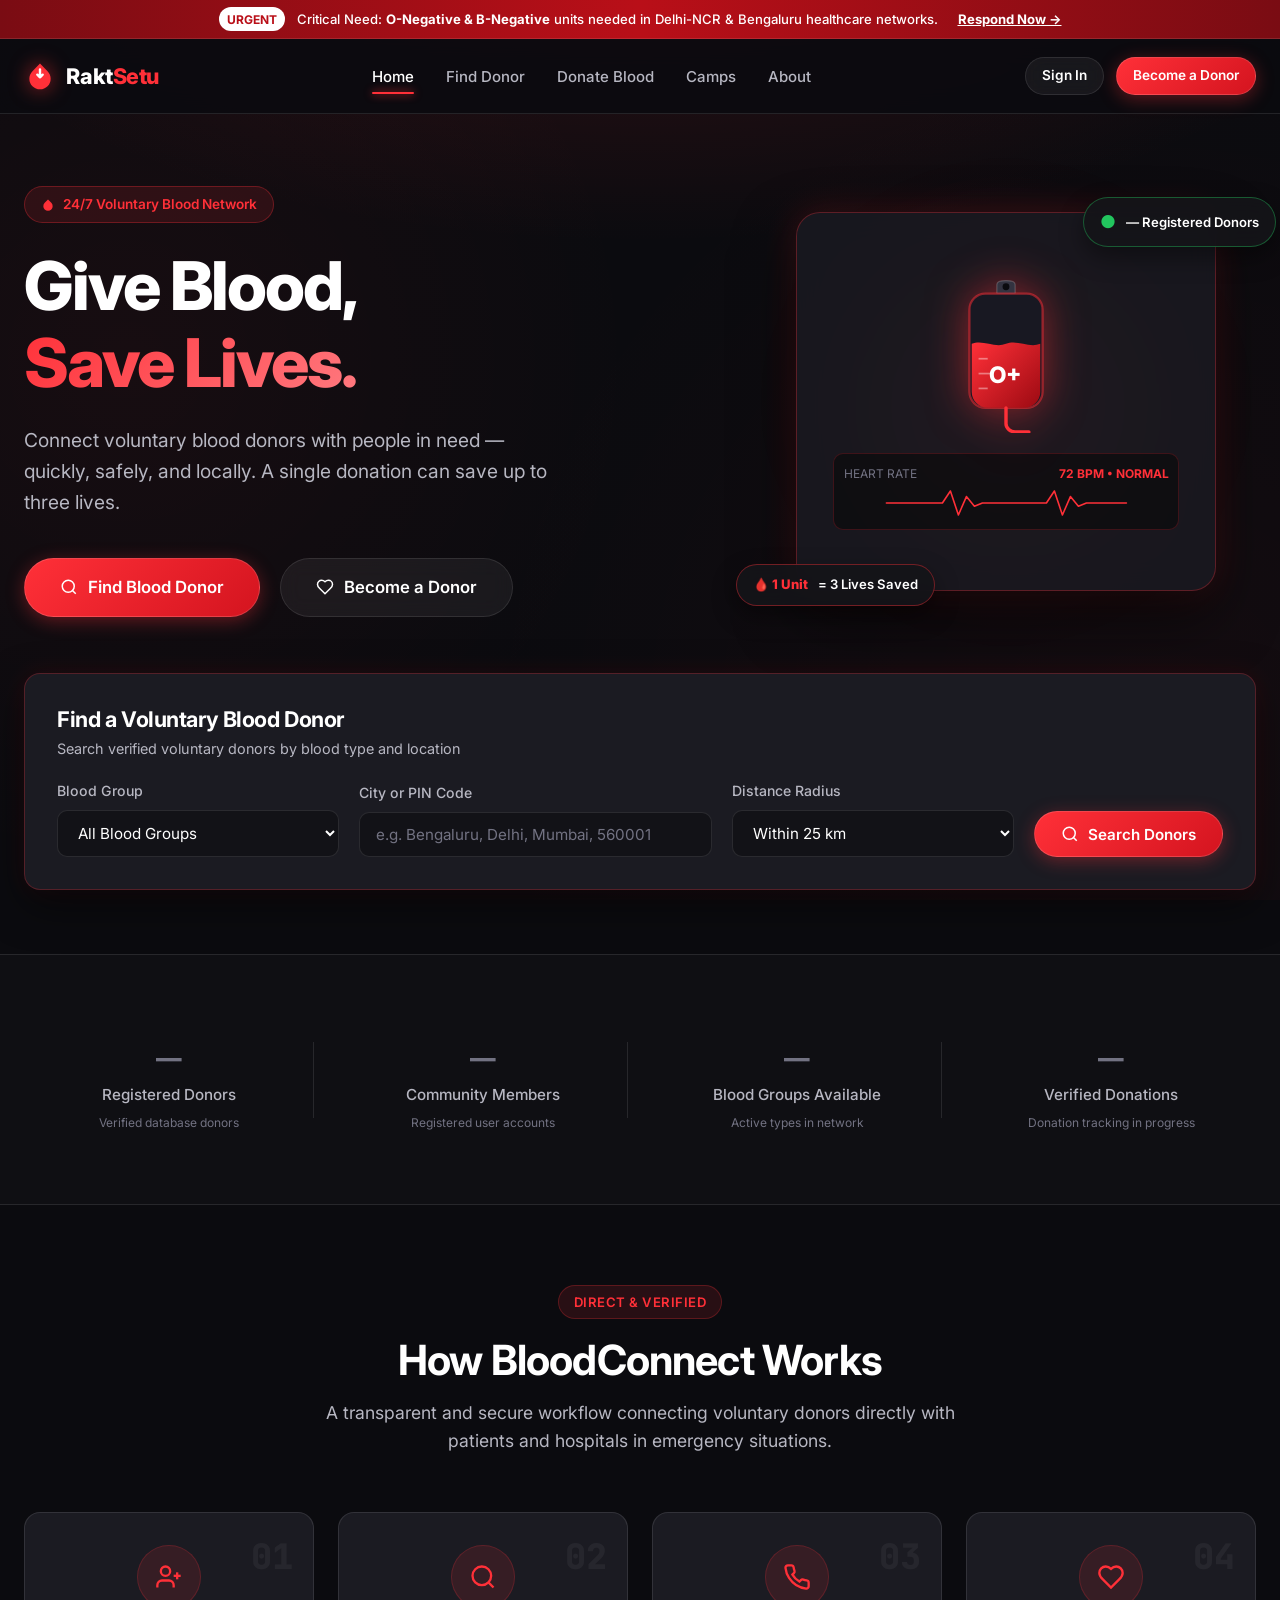
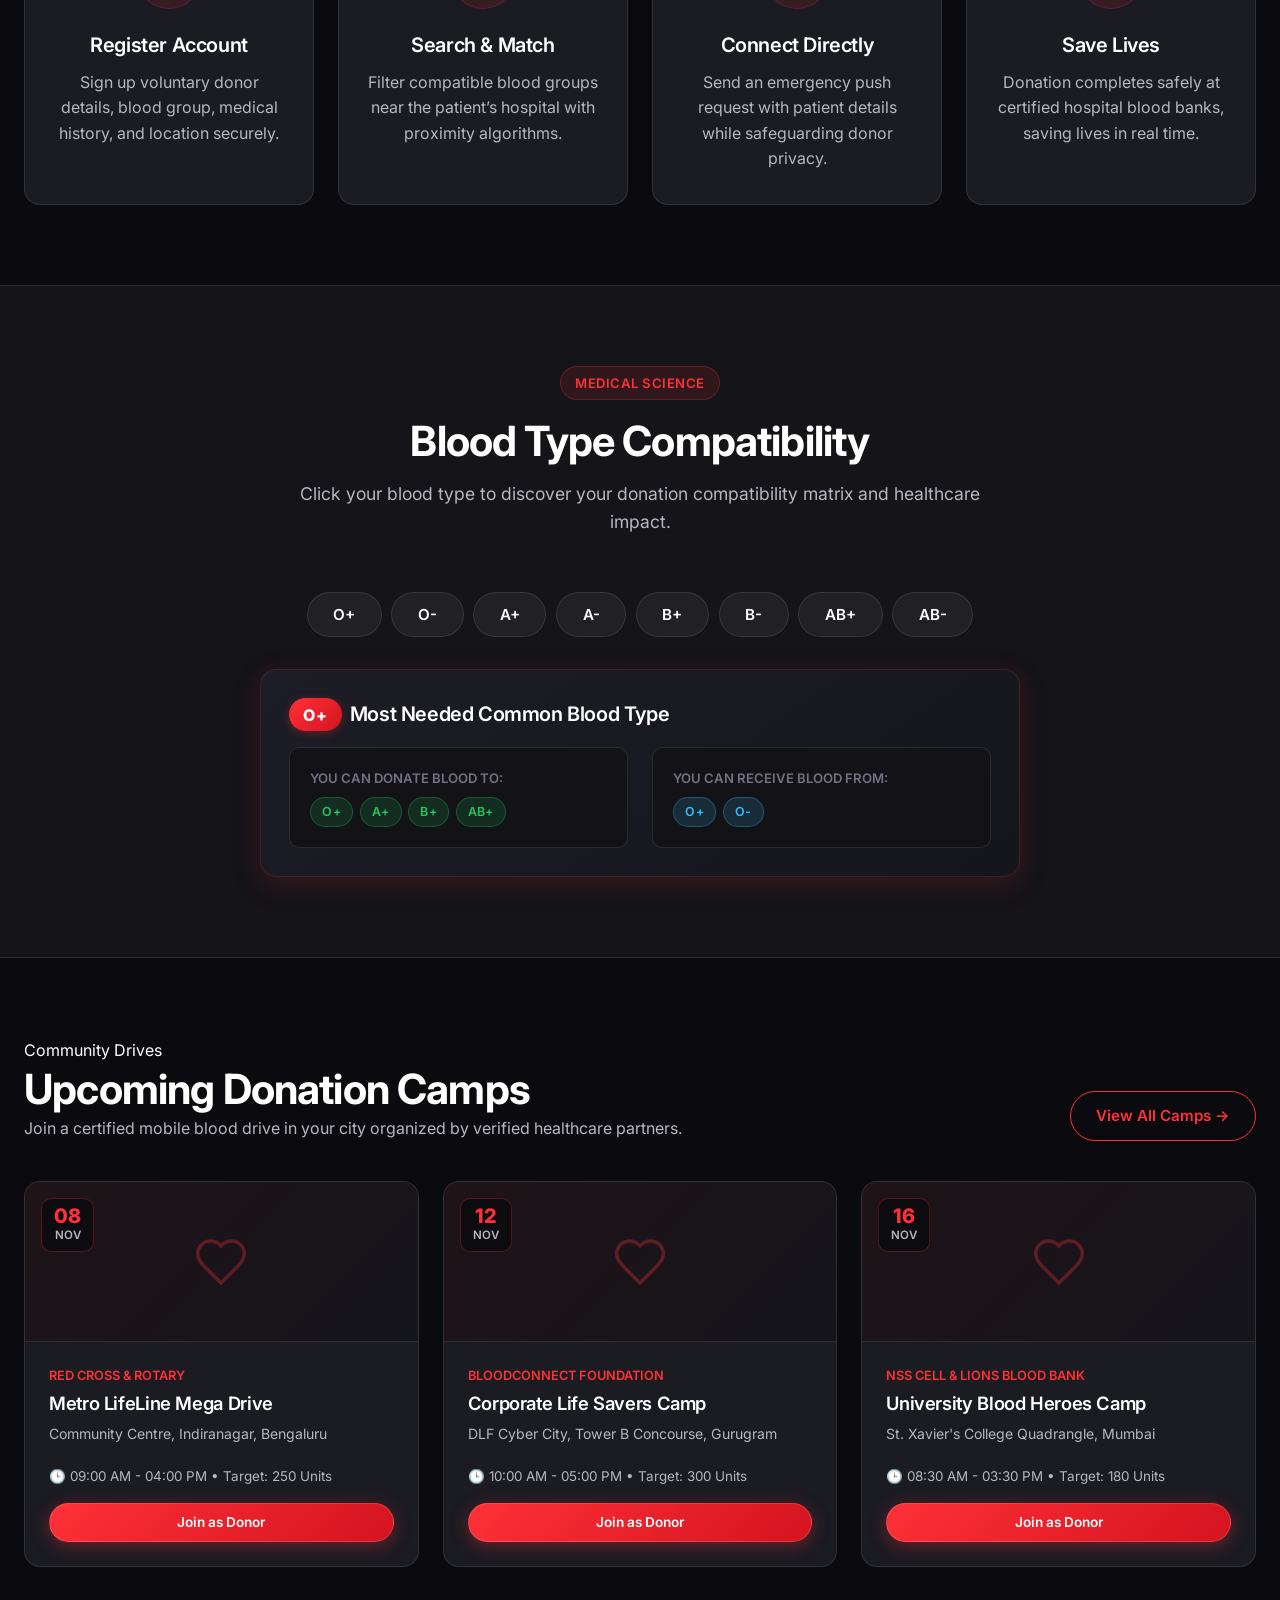
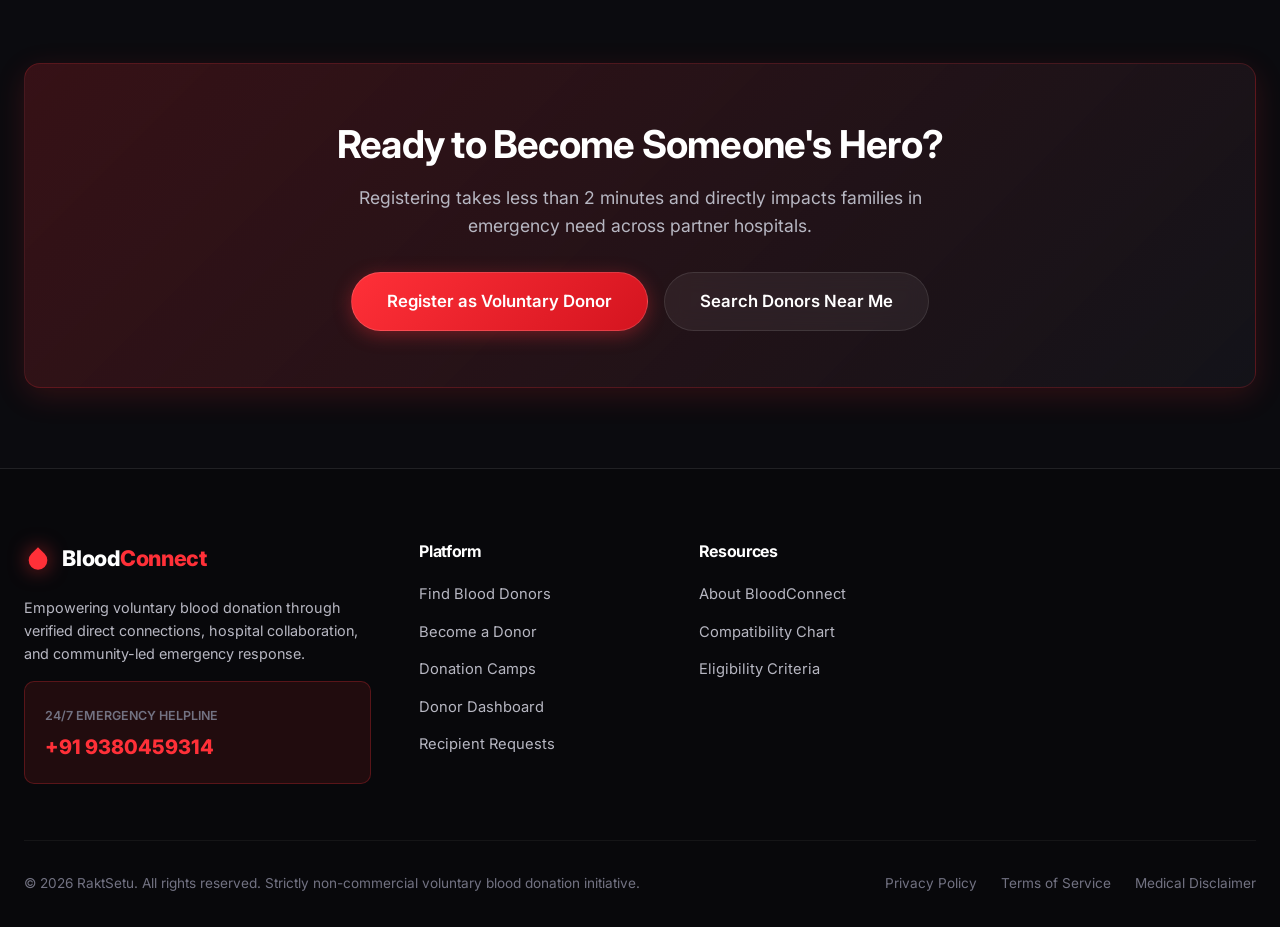
<file: frontend/index.html>
<!DOCTYPE html>
<html lang="en">
<head>
  <meta charset="UTF-8">
  <meta name="viewport" content="width=device-width, initial-scale=1.0">
  <title>RaktSetu — Give Blood, Save Lives | Voluntary Blood Donation Platform</title>
  <link rel="stylesheet" href="css/style.css">
  <link rel="stylesheet" href="css/components.css">
  <link rel="icon" href="data:image/svg+xml,<svg xmlns='http://www.w3.org/2000/svg' viewBox='0 0 24 24' fill='%23FF3038'><path d='M12 2.69l5.66 5.66a8 8 0 1 1-11.31 0z'/></svg>">
</head>
<body>

  <!-- Emergency Alert Ticker -->
  <div class="emergency-ticker">
    <span class="badge-urgent">URGENT</span>
    <span>Critical Need: <strong>O-Negative & B-Negative</strong> units needed in Delhi-NCR & Bengaluru healthcare networks.</span>
    <a href="search.html?bloodGroup=O_NEGATIVE" style="color:#FFF; text-decoration:underline; font-weight:700; margin-left:0.5rem;">Respond Now →</a>
  </div>

  <!-- Main Navigation -->
  <nav class="navbar">
    <div class="container navbar-container">
      <a href="index.html" class="brand-logo">
        <svg viewBox="0 0 24 24" fill="none" xmlns="http://www.w3.org/2000/svg">
          <path d="M12 2.69l5.66 5.66a8 8 0 1 1-11.31 0z" fill="#FF3038"/>
          <path d="M12 7v6m0 0l-2-2m2 2l2-2" stroke="#FFFFFF" stroke-width="1.8" stroke-linecap="round"/>
        </svg>
        <span>Rakt<span class="highlight">Setu</span></span>
      </a>

      <ul class="nav-menu">
        <li><a href="index.html" class="nav-link active">Home</a></li>
        <li><a href="search.html" class="nav-link">Find Donor</a></li>
        <li><a href="register.html" class="nav-link">Donate Blood</a></li>
        <li><a href="camps.html" class="nav-link">Camps</a></li>
        <li><a href="about.html" class="nav-link">About</a></li>
      </ul>

      <div class="nav-actions">
        <div id="nav-auth-actions" style="display:flex; align-items:center; gap:0.75rem;">
          <a href="login.html" class="btn btn-secondary btn-sm">Sign In</a>
          <a href="register.html" class="btn btn-primary btn-sm">Become a Donor</a>
        </div>
      </div>

      <button class="mobile-nav-toggle" aria-label="Toggle Navigation">
        <svg width="24" height="24" viewBox="0 0 24 24" fill="none" stroke="currentColor" stroke-width="2">
          <line x1="3" y1="12" x2="21" y2="12"></line>
          <line x1="3" y1="6" x2="21" y2="6"></line>
          <line x1="3" y1="18" x2="21" y2="18"></line>
        </svg>
      </button>
    </div>
  </nav>

  <!-- Hero Section -->
  <section class="hero">
    <div class="container">
      <div class="hero-grid">
        <div class="hero-content">
          <div class="hero-tagline">
            <svg width="14" height="14" viewBox="0 0 24 24" fill="currentColor"><path d="M12 2.69l5.66 5.66a8 8 0 1 1-11.31 0z"/></svg>
            24/7 Voluntary Blood Network
          </div>
          <h1 class="hero-headline">
            Give Blood,<br>
            <span class="text-gradient-red">Save Lives.</span>
          </h1>
          <p class="hero-description">
            Connect voluntary blood donors with people in need — quickly, safely, and locally. A single donation can save up to three lives.
          </p>
          <div class="hero-cta">
            <a href="search.html" class="btn btn-primary btn-lg">
              <svg width="18" height="18" viewBox="0 0 24 24" fill="none" stroke="currentColor" stroke-width="2"><circle cx="11" cy="11" r="8"></circle><line x1="21" y1="21" x2="16.65" y2="16.65"></line></svg>
              Find Blood Donor
            </a>
            <a href="register.html" class="btn btn-secondary btn-lg">
              <svg width="18" height="18" viewBox="0 0 24 24" fill="none" stroke="currentColor" stroke-width="2"><path d="M19 14c1.49-1.46 3-3.21 3-5.5A5.5 5.5 0 0 0 16.5 3c-1.76 0-3 .5-4.5 2-1.5-1.5-2.74-2-4.5-2A5.5 5.5 0 0 0 2 8.5c0 2.3 1.5 4.05 3 5.5l7 7Z"/></svg>
              Become a Donor
            </a>
          </div>
        </div>

        <!-- Glowing Hero Visual -->
        <div class="hero-visual-wrapper">
          <div class="hero-glow-sphere"></div>
          
          <div class="floating-pill pill-top-right">
            <span style="color:var(--success); font-size:1.1rem;">●</span>
            <span id="hero-donor-pill"><span id="hero-donor-count">···</span> Registered Donors</span>
          </div>

          <div class="hero-illustration-card">
            <!-- Blood Bag & Pulse Visual -->
            <div style="text-align:center; padding:1.5rem 0;">
              <svg width="120" height="160" viewBox="0 0 100 140" fill="none" xmlns="http://www.w3.org/2000/svg" style="filter:drop-shadow(0 0 20px rgba(255,48,56,0.5));">
                <!-- Bag Top hanger -->
                <path d="M42 10C42 5.5 58 5.5 58 10V18H42V10Z" fill="#333340" stroke="rgba(255,255,255,0.2)"/>
                <circle cx="50" cy="12" r="3" fill="#0B0B0F"/>
                <!-- Bag body -->
                <rect x="18" y="18" width="64" height="100" rx="14" fill="#181822" stroke="rgba(255,48,56,0.5)" stroke-width="2"/>
                <!-- Liquid Fill with Wave -->
                <path d="M20 62C30 58 40 66 50 62C60 58 70 66 80 62V104C80 111.7 73.7 118 66 118H34C26.3 118 20 111.7 20 104V62Z" fill="url(#bloodBagGrad)"/>
                <!-- Volume Lines -->
                <line x1="26" y1="75" x2="34" y2="75" stroke="rgba(255,255,255,0.4)" stroke-width="1.5"/>
                <line x1="26" y1="88" x2="38" y2="88" stroke="rgba(255,255,255,0.4)" stroke-width="1.5"/>
                <line x1="26" y1="101" x2="34" y2="101" stroke="rgba(255,255,255,0.4)" stroke-width="1.5"/>
                <!-- Blood Group Text in bag -->
                <text x="50" y="96" fill="#FFFFFF" font-family="'Inter', sans-serif" font-weight="800" font-size="20" text-anchor="middle">O+</text>
                <!-- Tube -->
                <path d="M50 118V132C50 136 54 139 58 139H70" stroke="#FF3038" stroke-width="3" stroke-linecap="round"/>
                <defs>
                  <linearGradient id="bloodBagGrad" x1="20" y1="62" x2="80" y2="118" gradientUnits="userSpaceOnUse">
                    <stop stop-color="#FF3038"/>
                    <stop offset="1" stop-color="#9C0A12"/>
                  </linearGradient>
                </defs>
              </svg>

              <!-- Animated ECG Monitor Line -->
              <div style="margin-top:1.25rem; background:rgba(0,0,0,0.4); padding:0.6rem; border-radius:var(--radius-md); border:1px solid rgba(255,48,56,0.2);">
                <div style="display:flex; justify-content:space-between; font-size:0.75rem; color:var(--text-muted); margin-bottom:0.25rem;">
                  <span>HEART RATE</span>
                  <span style="color:var(--primary-red); font-weight:700;">72 BPM • NORMAL</span>
                </div>
                <svg width="100%" height="32" viewBox="0 0 300 40" fill="none">
                  <path d="M0 20 H70 L80 5 L90 35 L100 12 L110 24 L120 20 H200 L210 5 L220 35 L230 12 L240 24 L250 20 H300" stroke="#FF3038" stroke-width="2" stroke-linecap="round" stroke-linejoin="round"/>
                </svg>
              </div>
            </div>
          </div>

          <div class="floating-pill pill-bottom-left">
            <span style="color:var(--primary-red); font-weight:800;">🩸 1 Unit</span>
            <span>= 3 Lives Saved</span>
          </div>
        </div>
      </div>
    </div>
  </section>

  <!-- Quick Search Banner -->
  <div class="container">
    <div class="search-banner-card">
      <div style="margin-bottom:1.25rem;">
        <h3 style="font-size:1.35rem; margin-bottom:0.25rem;">Find a Voluntary Blood Donor</h3>
        <p style="font-size:0.9rem;">Search verified voluntary donors by blood type and location</p>
      </div>

      <form id="home-quick-search-form" class="search-form-inline">
        <div class="form-group" style="margin:0;">
          <label class="form-label">Blood Group</label>
          <select id="quick-blood-group" class="form-select">
            <option value="ALL">All Blood Groups</option>
            <option value="A_POSITIVE">A+ (A Positive)</option>
            <option value="A_NEGATIVE">A- (A Negative)</option>
            <option value="B_POSITIVE">B+ (B Positive)</option>
            <option value="B_NEGATIVE">B- (B Negative)</option>
            <option value="AB_POSITIVE">AB+ (AB Positive)</option>
            <option value="AB_NEGATIVE">AB- (AB Negative)</option>
            <option value="O_POSITIVE">O+ (O Positive)</option>
            <option value="O_NEGATIVE">O- (O Negative)</option>
          </select>
        </div>

        <div class="form-group" style="margin:0;">
          <label class="form-label">City or PIN Code</label>
          <input type="text" id="quick-city" class="form-control" placeholder="e.g. Bengaluru, Delhi, Mumbai, 560001">
        </div>

        <div class="form-group" style="margin:0;">
          <label class="form-label">Distance Radius</label>
          <select class="form-select">
            <option value="10">Within 10 km</option>
            <option value="25" selected>Within 25 km</option>
            <option value="50">Within 50 km</option>
          </select>
        </div>

        <button type="submit" class="btn btn-primary" style="height:46px;">
          <svg width="18" height="18" viewBox="0 0 24 24" fill="none" stroke="currentColor" stroke-width="2"><circle cx="11" cy="11" r="8"></circle><line x1="21" y1="21" x2="16.65" y2="16.65"></line></svg>
          Search Donors
        </button>
      </form>
    </div>
  </div>

  <!-- Statistics Section (Real aggregated counts from Spring Boot database API) -->
  <section class="stats-section section" style="margin-top:4rem;">
    <div class="container">
      <div class="grid grid-4">
        <div class="stat-card">
          <div class="stat-number" id="stat-registered-donors"><span class="loading-pulse">···</span></div>
          <div class="stat-label">Registered Donors</div>
          <small class="stat-subtext" style="color:var(--text-muted); font-size:0.75rem; display:block; margin-top:0.35rem;">Verified database donors</small>
        </div>
        <div class="stat-card">
          <div class="stat-number" id="stat-total-users"><span class="loading-pulse">···</span></div>
          <div class="stat-label">Community Members</div>
          <small class="stat-subtext" style="color:var(--text-muted); font-size:0.75rem; display:block; margin-top:0.35rem;">Registered user accounts</small>
        </div>
        <div class="stat-card">
          <div class="stat-number" id="stat-blood-groups"><span class="loading-pulse">···</span></div>
          <div class="stat-label">Blood Groups Available</div>
          <small class="stat-subtext" style="color:var(--text-muted); font-size:0.75rem; display:block; margin-top:0.35rem;">Active types in network</small>
        </div>
        <div class="stat-card">
          <div class="stat-number" id="stat-donations"><span class="loading-pulse">···</span></div>
          <div class="stat-label">Verified Donations</div>
          <small class="stat-subtext" style="color:var(--text-muted); font-size:0.75rem; display:block; margin-top:0.35rem;">Donation tracking in progress</small>
        </div>
      </div>
    </div>
  </section>

  <!-- How BloodConnect Works -->
  <section class="section">
    <div class="container">
      <div class="section-header">
        <span class="section-tag">Direct & Verified</span>
        <h2>How BloodConnect Works</h2>
        <p>A transparent and secure workflow connecting voluntary donors directly with patients and hospitals in emergency situations.</p>
      </div>

      <div class="grid grid-4">
        <div class="step-card">
          <span class="step-number">01</span>
          <div class="step-icon-wrap">
            <svg width="28" height="28" viewBox="0 0 24 24" fill="none" stroke="currentColor" stroke-width="2"><path d="M16 21v-2a4 4 0 0 0-4-4H6a4 4 0 0 0-4 4v2"/><circle cx="9" cy="7" r="4"/><line x1="19" y1="8" x2="19" y2="14"/><line x1="22" y1="11" x2="16" y2="11"/></svg>
          </div>
          <h4>Register Account</h4>
          <p>Sign up voluntary donor details, blood group, medical history, and location securely.</p>
        </div>

        <div class="step-card">
          <span class="step-number">02</span>
          <div class="step-icon-wrap">
            <svg width="28" height="28" viewBox="0 0 24 24" fill="none" stroke="currentColor" stroke-width="2"><circle cx="11" cy="11" r="8"></circle><line x1="21" y1="21" x2="16.65" y2="16.65"></line></svg>
          </div>
          <h4>Search & Match</h4>
          <p>Filter compatible blood groups near the patient’s hospital with proximity algorithms.</p>
        </div>

        <div class="step-card">
          <span class="step-number">03</span>
          <div class="step-icon-wrap">
            <svg width="28" height="28" viewBox="0 0 24 24" fill="none" stroke="currentColor" stroke-width="2"><path d="M22 16.92v3a2 2 0 0 1-2.18 2 19.79 19.79 0 0 1-8.63-3.07 19.5 19.5 0 0 1-6-6 19.79 19.79 0 0 1-3.07-8.67A2 2 0 0 1 4.11 2h3a2 2 0 0 1 2 1.72 12.84 12.84 0 0 0 .7 2.81 2 2 0 0 1-.45 2.11L8.09 9.91a16 16 0 0 0 6 6l1.27-1.27a2 2 0 0 1 2.11-.45 12.84 12.84 0 0 0 2.81.7A2 2 0 0 1 22 16.92z"/></svg>
          </div>
          <h4>Connect Directly</h4>
          <p>Send an emergency push request with patient details while safeguarding donor privacy.</p>
        </div>

        <div class="step-card">
          <span class="step-number">04</span>
          <div class="step-icon-wrap">
            <svg width="28" height="28" viewBox="0 0 24 24" fill="none" stroke="currentColor" stroke-width="2"><path d="M19 14c1.49-1.46 3-3.21 3-5.5A5.5 5.5 0 0 0 16.5 3c-1.76 0-3 .5-4.5 2-1.5-1.5-2.74-2-4.5-2A5.5 5.5 0 0 0 2 8.5c0 2.3 1.5 4.05 3 5.5l7 7Z"/></svg>
          </div>
          <h4>Save Lives</h4>
          <p>Donation completes safely at certified hospital blood banks, saving lives in real time.</p>
        </div>
      </div>
    </div>
  </section>

  <!-- Interactive Blood Compatibility Section -->
  <section class="section" style="background:var(--bg-secondary); border-top:1px solid var(--border-color); border-bottom:1px solid var(--border-color);">
    <div class="container">
      <div class="section-header">
        <span class="section-tag">Medical Science</span>
        <h2>Blood Type Compatibility</h2>
        <p>Click your blood type to discover your donation compatibility matrix and healthcare impact.</p>
      </div>

      <div style="display:flex; flex-wrap:wrap; gap:0.6rem; justify-content:center; margin-bottom:2rem;">
        <button class="btn btn-secondary compat-btn active" data-bg="O_POSITIVE">O+</button>
        <button class="btn btn-secondary compat-btn" data-bg="O_NEGATIVE">O-</button>
        <button class="btn btn-secondary compat-btn" data-bg="A_POSITIVE">A+</button>
        <button class="btn btn-secondary compat-btn" data-bg="A_NEGATIVE">A-</button>
        <button class="btn btn-secondary compat-btn" data-bg="B_POSITIVE">B+</button>
        <button class="btn btn-secondary compat-btn" data-bg="B_NEGATIVE">B-</button>
        <button class="btn btn-secondary compat-btn" data-bg="AB_POSITIVE">AB+</button>
        <button class="btn btn-secondary compat-btn" data-bg="AB_NEGATIVE">AB-</button>
      </div>

      <div id="compat-details-box" class="card card-glow" style="max-width:760px; margin:0 auto;">
        <!-- Filled dynamically by home.js -->
        <div style="display:flex; align-items:center; justify-content:space-between; margin-bottom:1rem; flex-wrap:wrap; gap:0.5rem;">
          <h4 style="display:flex; align-items:center; gap:0.5rem;">
            <span class="badge badge-blood">O+</span>
            <span>Most Needed Common Blood Type</span>
          </h4>
        </div>
        <div class="grid grid-2 gap-2">
          <div style="background:var(--bg-input); padding:1.25rem; border-radius:var(--radius-md); border:1px solid var(--border-color);">
            <div style="font-size:0.82rem; text-transform:uppercase; color:var(--text-muted); font-weight:600; margin-bottom:0.5rem;">You Can Donate Blood To:</div>
            <div style="display:flex; flex-wrap:wrap; gap:0.4rem;">
              <span class="badge badge-success">O+</span>
              <span class="badge badge-success">A+</span>
              <span class="badge badge-success">B+</span>
              <span class="badge badge-success">AB+</span>
            </div>
          </div>
          <div style="background:var(--bg-input); padding:1.25rem; border-radius:var(--radius-md); border:1px solid var(--border-color);">
            <div style="font-size:0.82rem; text-transform:uppercase; color:var(--text-muted); font-weight:600; margin-bottom:0.5rem;">You Can Receive Blood From:</div>
            <div style="display:flex; flex-wrap:wrap; gap:0.4rem;">
              <span class="badge badge-info">O+</span>
              <span class="badge badge-info">O-</span>
            </div>
          </div>
        </div>
      </div>
    </div>
  </section>

  <!-- Upcoming Camps Highlight -->
  <section class="section">
    <div class="container">
      <div style="display:flex; align-items:flex-end; justify-content:space-between; margin-bottom:2.5rem; flex-wrap:wrap; gap:1rem;">
        <div>
          <span class="section-tag" style="margin-bottom:0.5rem;">Community Drives</span>
          <h2>Upcoming Donation Camps</h2>
          <p>Join a certified mobile blood drive in your city organized by verified healthcare partners.</p>
        </div>
        <a href="camps.html" class="btn btn-outline">View All Camps →</a>
      </div>

      <div class="grid grid-3">
        <div class="camp-card">
          <div class="camp-card-image">
            <div class="camp-date-badge">
              <div class="day">08</div>
              <div class="month">NOV</div>
            </div>
            <svg width="56" height="56" viewBox="0 0 24 24" fill="none" stroke="rgba(255,48,56,0.3)" stroke-width="1.5"><path d="M19 14c1.49-1.46 3-3.21 3-5.5A5.5 5.5 0 0 0 16.5 3c-1.76 0-3 .5-4.5 2-1.5-1.5-2.74-2-4.5-2A5.5 5.5 0 0 0 2 8.5c0 2.3 1.5 4.05 3 5.5l7 7Z"/></svg>
          </div>
          <div class="camp-card-body">
            <div>
              <div style="font-size:0.8rem; color:var(--primary-red); font-weight:600; text-transform:uppercase; margin-bottom:0.35rem;">Red Cross & Rotary</div>
              <h4>Metro LifeLine Mega Drive</h4>
              <p class="venue">Community Centre, Indiranagar, Bengaluru</p>
              <div style="font-size:0.84rem; color:var(--text-secondary); margin-bottom:1rem;">🕒 09:00 AM - 04:00 PM • Target: 250 Units</div>
            </div>
            <a href="camps.html" class="btn btn-primary btn-sm btn-block">Join as Donor</a>
          </div>
        </div>

        <div class="camp-card">
          <div class="camp-card-image">
            <div class="camp-date-badge">
              <div class="day">12</div>
              <div class="month">NOV</div>
            </div>
            <svg width="56" height="56" viewBox="0 0 24 24" fill="none" stroke="rgba(255,48,56,0.3)" stroke-width="1.5"><path d="M19 14c1.49-1.46 3-3.21 3-5.5A5.5 5.5 0 0 0 16.5 3c-1.76 0-3 .5-4.5 2-1.5-1.5-2.74-2-4.5-2A5.5 5.5 0 0 0 2 8.5c0 2.3 1.5 4.05 3 5.5l7 7Z"/></svg>
          </div>
          <div class="camp-card-body">
            <div>
              <div style="font-size:0.8rem; color:var(--primary-red); font-weight:600; text-transform:uppercase; margin-bottom:0.35rem;">BloodConnect Foundation</div>
              <h4>Corporate Life Savers Camp</h4>
              <p class="venue">DLF Cyber City, Tower B Concourse, Gurugram</p>
              <div style="font-size:0.84rem; color:var(--text-secondary); margin-bottom:1rem;">🕒 10:00 AM - 05:00 PM • Target: 300 Units</div>
            </div>
            <a href="camps.html" class="btn btn-primary btn-sm btn-block">Join as Donor</a>
          </div>
        </div>

        <div class="camp-card">
          <div class="camp-card-image">
            <div class="camp-date-badge">
              <div class="day">16</div>
              <div class="month">NOV</div>
            </div>
            <svg width="56" height="56" viewBox="0 0 24 24" fill="none" stroke="rgba(255,48,56,0.3)" stroke-width="1.5"><path d="M19 14c1.49-1.46 3-3.21 3-5.5A5.5 5.5 0 0 0 16.5 3c-1.76 0-3 .5-4.5 2-1.5-1.5-2.74-2-4.5-2A5.5 5.5 0 0 0 2 8.5c0 2.3 1.5 4.05 3 5.5l7 7Z"/></svg>
          </div>
          <div class="camp-card-body">
            <div>
              <div style="font-size:0.8rem; color:var(--primary-red); font-weight:600; text-transform:uppercase; margin-bottom:0.35rem;">NSS Cell & Lions Blood Bank</div>
              <h4>University Blood Heroes Camp</h4>
              <p class="venue">St. Xavier's College Quadrangle, Mumbai</p>
              <div style="font-size:0.84rem; color:var(--text-secondary); margin-bottom:1rem;">🕒 08:30 AM - 03:30 PM • Target: 180 Units</div>
            </div>
            <a href="camps.html" class="btn btn-primary btn-sm btn-block">Join as Donor</a>
          </div>
        </div>
      </div>
    </div>
  </section>

  <!-- CTA Banner -->
  <section class="section" style="padding-top:1rem;">
    <div class="container">
      <div class="card card-glow" style="background:linear-gradient(135deg, rgba(255,48,56,0.18) 0%, rgba(20,20,26,0.95) 100%); padding:3.5rem 2.5rem; text-align:center;">
        <h2 style="font-size:2.4rem; margin-bottom:1rem;">Ready to Become Someone's Hero?</h2>
        <p style="max-width:620px; margin:0 auto 2rem; font-size:1.1rem;">
          Registering takes less than 2 minutes and directly impacts families in emergency need across partner hospitals.
        </p>
        <div style="display:flex; justify-content:center; gap:1rem; flex-wrap:wrap;">
          <a href="register.html" class="btn btn-primary btn-lg">Register as Voluntary Donor</a>
          <a href="search.html" class="btn btn-secondary btn-lg">Search Donors Near Me</a>
        </div>
      </div>
    </div>
  </section>

  <!-- Footer -->
  <footer class="footer">
    <div class="container">
      <div class="footer-grid">
        <div class="footer-col">
          <a href="index.html" class="brand-logo" style="margin-bottom:1.25rem;">
            <svg viewBox="0 0 24 24" fill="none" xmlns="http://www.w3.org/2000/svg" style="width:28px; height:28px;">
              <path d="M12 2.69l5.66 5.66a8 8 0 1 1-11.31 0z" fill="#FF3038"/>
            </svg>
            <span>Blood<span class="highlight">Connect</span></span>
          </a>
          <p style="font-size:0.9rem; margin-bottom:1rem;">
            Empowering voluntary blood donation through verified direct connections, hospital collaboration, and community-led emergency response.
          </p>
          <div class="footer-emergency-box">
            <span style="font-size:0.78rem; text-transform:uppercase; color:var(--text-muted); font-weight:600;">24/7 Emergency Helpline</span>
            <span class="phone">
              <a href="tel:+919380459314">+91 9380459314</a>
            </span>
          </div>
        </div>

        <div class="footer-col">
          <h5>Platform</h5>
          <ul class="footer-links">
            <li><a href="search.html">Find Blood Donors</a></li>
            <li><a href="register.html">Become a Donor</a></li>
            <li><a href="camps.html">Donation Camps</a></li>
            <li><a href="donor-dashboard.html">Donor Dashboard</a></li>
            <li><a href="recipient-dashboard.html">Recipient Requests</a></li>
          </ul>
        </div>

        <div class="footer-col">
          <h5>Resources</h5>
          <ul class="footer-links">
            <li><a href="about.html">About BloodConnect</a></li>
            <li><a href="about.html#compatibility">Compatibility Chart</a></li>
            <li><a href="about.html#eligibility">Eligibility Criteria</a></li>
          </ul>
        </div>

        <div class="footer-col">
          
        </div>
      </div>

      <div class="footer-bottom">
        <div>© 2026 RaktSetu. All rights reserved. Strictly non-commercial voluntary blood donation initiative.</div>
        <div style="display:flex; gap:1.5rem;">
          <a href="about.html" style="color:var(--text-muted);">Privacy Policy</a>
          <a href="about.html" style="color:var(--text-muted);">Terms of Service</a>
          <a href="about.html" style="color:var(--text-muted);">Medical Disclaimer</a>
        </div>
      </div>
    </div>
  </footer>

  <script src="js/api.js"></script>
  <script src="js/common.js"></script>
  <script src="js/home.js"></script>
</body>
</html>
</file>
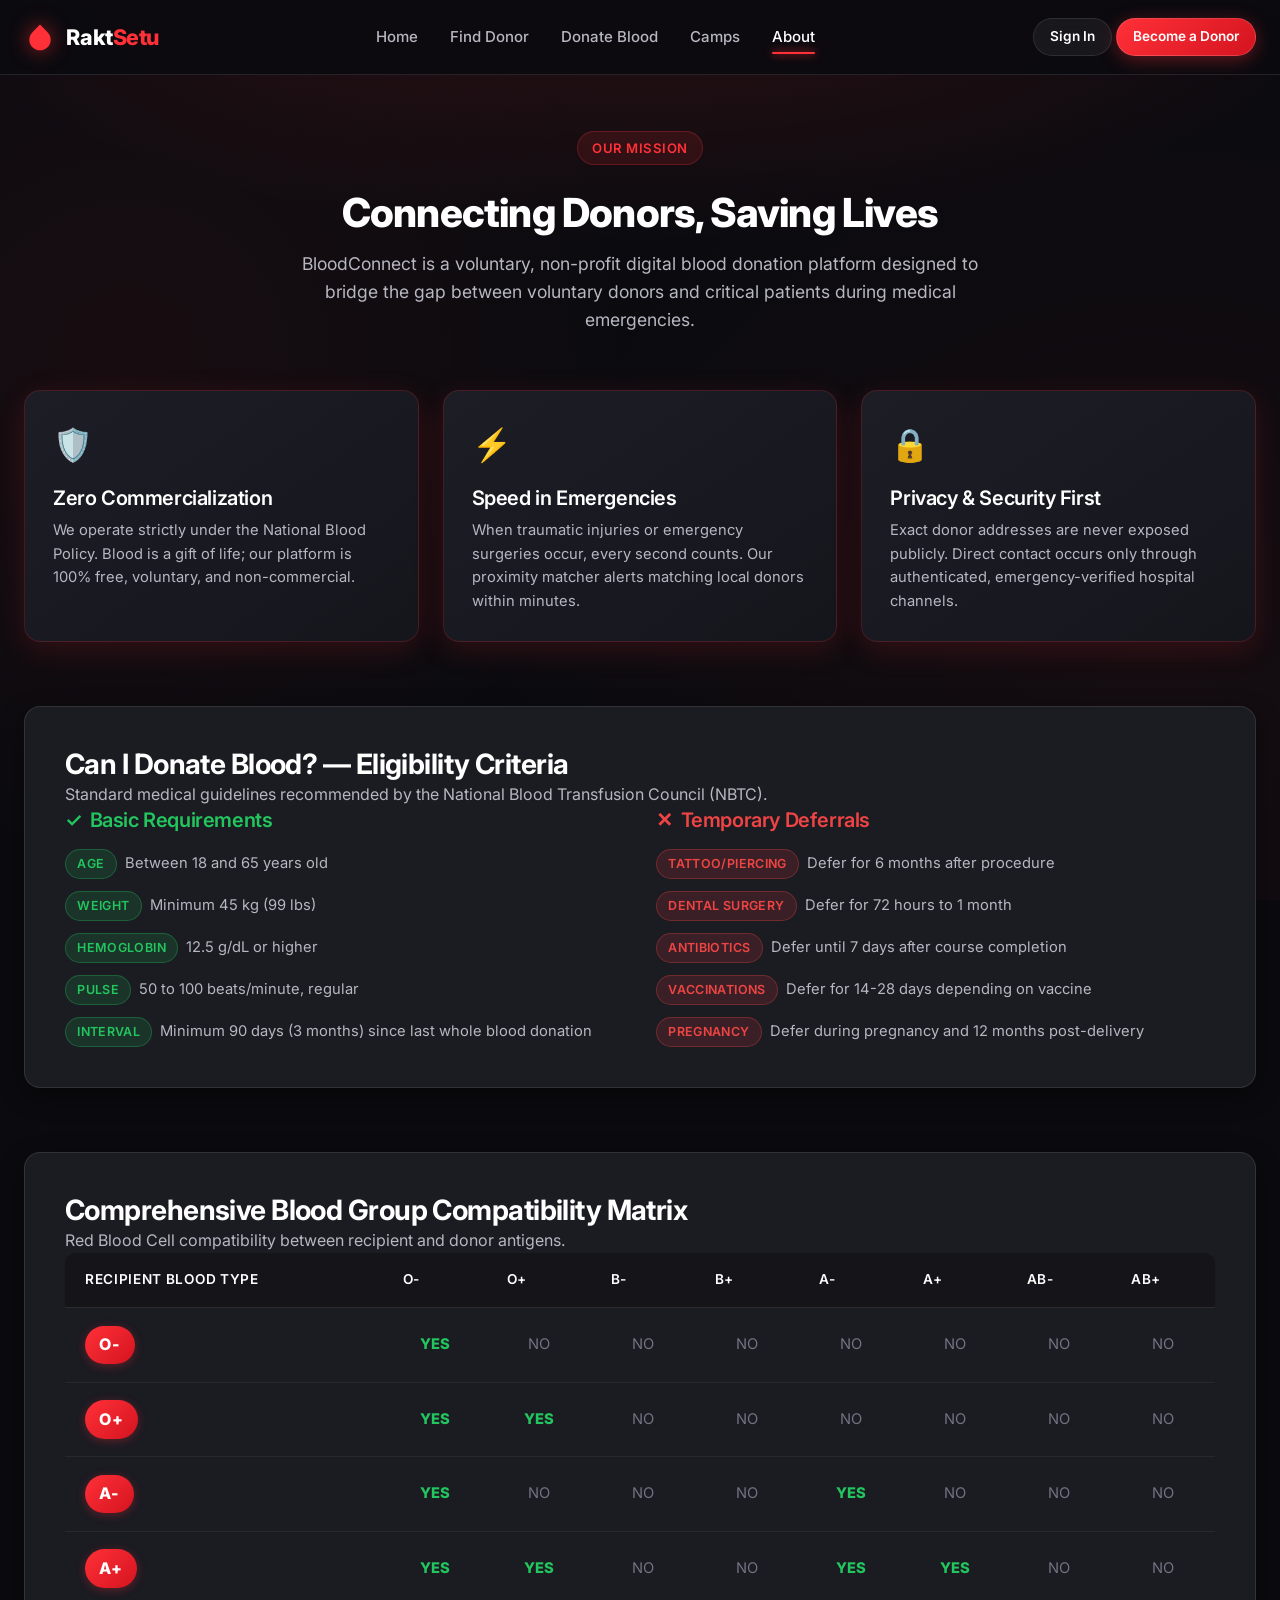
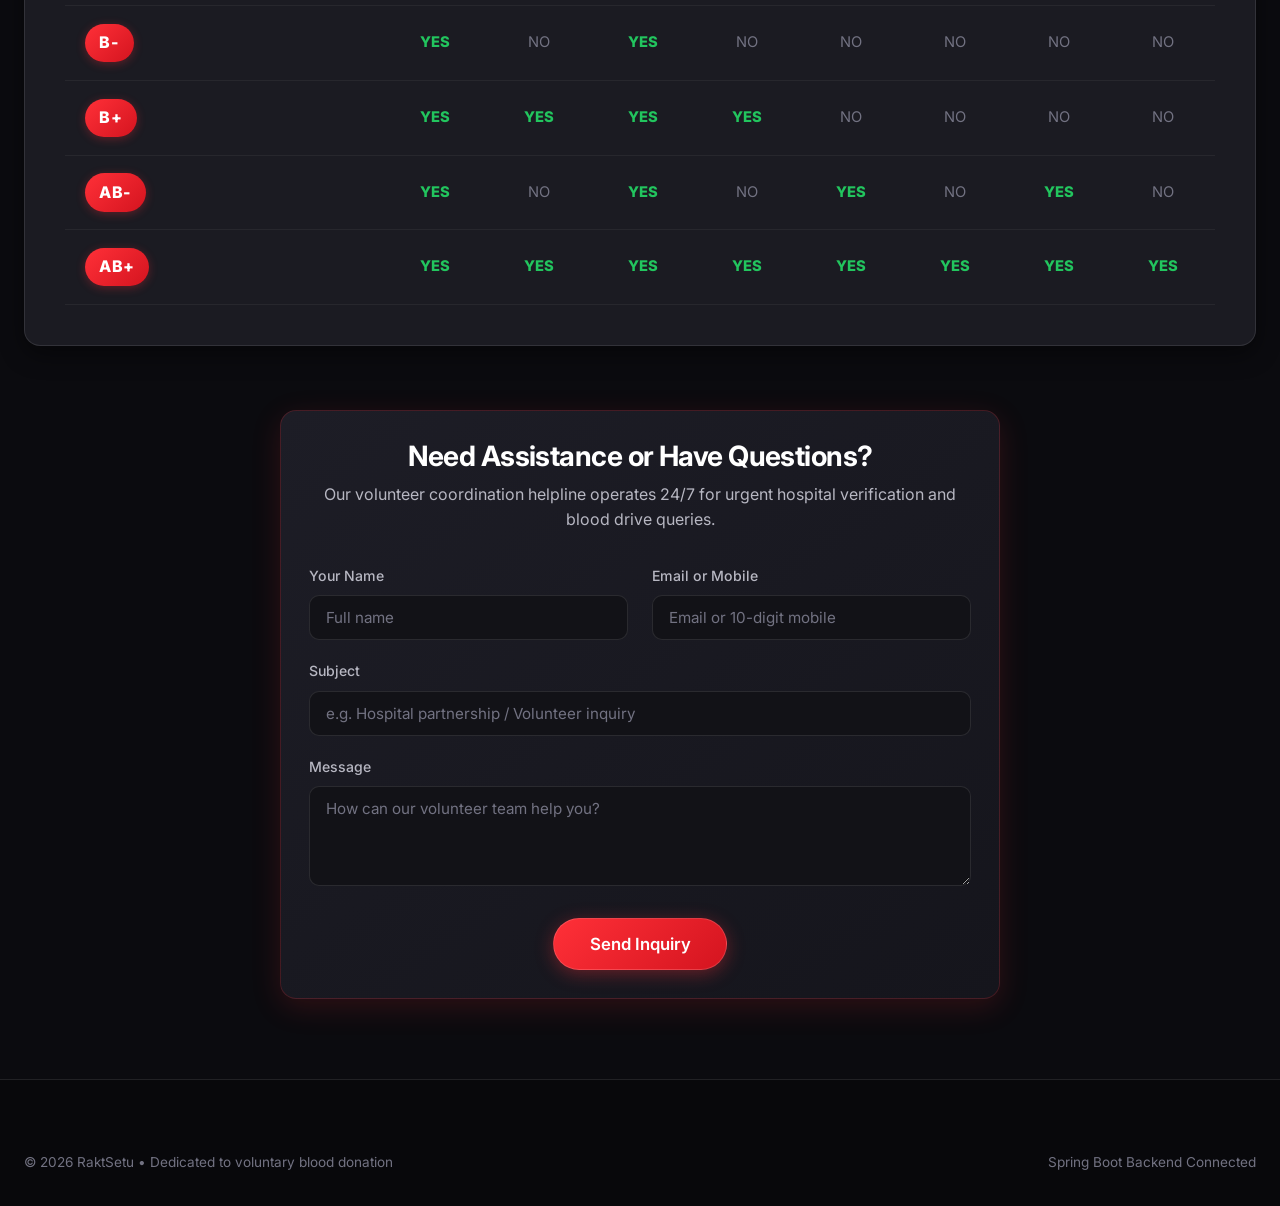
<file: frontend/about.html>
<!DOCTYPE html>
<html lang="en">
<head>
  <meta charset="UTF-8">
  <meta name="viewport" content="width=device-width, initial-scale=1.0">
  <title>About Us & Donation Guidelines — RaktSetu</title>
  <link rel="stylesheet" href="css/style.css">
  <link rel="stylesheet" href="css/components.css">
  <link rel="icon" href="data:image/svg+xml,<svg xmlns='http://www.w3.org/2000/svg' viewBox='0 0 24 24' fill='%23FF3038'><path d='M12 2.69l5.66 5.66a8 8 0 1 1-11.31 0z'/></svg>">
</head>
<body>

  <!-- Navigation -->
  <nav class="navbar">
    <div class="container navbar-container">
      <a href="index.html" class="brand-logo">
        <svg viewBox="0 0 24 24" fill="none" xmlns="http://www.w3.org/2000/svg">
          <path d="M12 2.69l5.66 5.66a8 8 0 1 1-11.31 0z" fill="#FF3038"/>
        </svg>
        <span>Rakt<span class="highlight">Setu</span></span>
      </a>

      <ul class="nav-menu">
        <li><a href="index.html" class="nav-link">Home</a></li>
        <li><a href="search.html" class="nav-link">Find Donor</a></li>
        <li><a href="register.html" class="nav-link">Donate Blood</a></li>
        <li><a href="camps.html" class="nav-link">Camps</a></li>
        <li><a href="about.html" class="nav-link active">About</a></li>
      </ul>

      <div class="nav-actions">
        <div id="nav-auth-actions"></div>
      </div>

      <button class="mobile-nav-toggle" aria-label="Toggle Navigation">
        <svg width="24" height="24" viewBox="0 0 24 24" fill="none" stroke="currentColor" stroke-width="2">
          <line x1="3" y1="12" x2="21" y2="12"></line>
          <line x1="3" y1="6" x2="21" y2="6"></line>
          <line x1="3" y1="18" x2="21" y2="18"></line>
        </svg>
      </button>
    </div>
  </nav>

  <!-- Hero Header -->
  <section class="section" style="padding-top:3.5rem; padding-bottom:2rem;">
    <div class="container">
      <div class="section-header">
        <span class="section-tag">Our Mission</span>
        <h1 style="font-size:2.5rem; margin-top:0.4rem;">Connecting Donors, Saving Lives</h1>
        <p>
          BloodConnect is a voluntary, non-profit digital blood donation platform designed to bridge the gap between voluntary donors and critical patients during medical emergencies.
        </p>
      </div>

      <!-- Core Values 3-Col -->
      <div class="grid grid-3" style="margin-bottom:4rem;">
        <div class="card card-glow">
          <div style="font-size:2rem; margin-bottom:1rem;">🛡️</div>
          <h4>Zero Commercialization</h4>
          <p style="margin-top:0.5rem; font-size:0.92rem;">
            We operate strictly under the National Blood Policy. Blood is a gift of life; our platform is 100% free, voluntary, and non-commercial.
          </p>
        </div>

        <div class="card card-glow">
          <div style="font-size:2rem; margin-bottom:1rem;">⚡</div>
          <h4>Speed in Emergencies</h4>
          <p style="margin-top:0.5rem; font-size:0.92rem;">
            When traumatic injuries or emergency surgeries occur, every second counts. Our proximity matcher alerts matching local donors within minutes.
          </p>
        </div>

        <div class="card card-glow">
          <div style="font-size:2rem; margin-bottom:1rem;">🔒</div>
          <h4>Privacy & Security First</h4>
          <p style="margin-top:0.5rem; font-size:0.92rem;">
            Exact donor addresses are never exposed publicly. Direct contact occurs only through authenticated, emergency-verified hospital channels.
          </p>
        </div>
      </div>

      <!-- Eligibility Checklist Section -->
      <div id="eligibility" class="card" style="padding:2.5rem; margin-bottom:4rem;">
        <div class="panel-header">
          <div>
            <h3>Can I Donate Blood? — Eligibility Criteria</h3>
            <p>Standard medical guidelines recommended by the National Blood Transfusion Council (NBTC).</p>
          </div>
        </div>

        <div class="grid grid-2" style="gap:2rem;">
          <div>
            <h4 style="color:var(--success); margin-bottom:1rem; display:flex; align-items:center; gap:0.5rem;">
              <span>✓</span> Basic Requirements
            </h4>
            <ul style="list-style:none; display:flex; flex-direction:column; gap:0.75rem; font-size:0.92rem; color:var(--text-secondary);">
              <li style="display:flex; align-items:center; gap:0.5rem;">
                <span class="badge badge-success">Age</span> Between 18 and 65 years old
              </li>
              <li style="display:flex; align-items:center; gap:0.5rem;">
                <span class="badge badge-success">Weight</span> Minimum 45 kg (99 lbs)
              </li>
              <li style="display:flex; align-items:center; gap:0.5rem;">
                <span class="badge badge-success">Hemoglobin</span> 12.5 g/dL or higher
              </li>
              <li style="display:flex; align-items:center; gap:0.5rem;">
                <span class="badge badge-success">Pulse</span> 50 to 100 beats/minute, regular
              </li>
              <li style="display:flex; align-items:center; gap:0.5rem;">
                <span class="badge badge-success">Interval</span> Minimum 90 days (3 months) since last whole blood donation
              </li>
            </ul>
          </div>

          <div>
            <h4 style="color:var(--danger); margin-bottom:1rem; display:flex; align-items:center; gap:0.5rem;">
              <span>✕</span> Temporary Deferrals
            </h4>
            <ul style="list-style:none; display:flex; flex-direction:column; gap:0.75rem; font-size:0.92rem; color:var(--text-secondary);">
              <li style="display:flex; align-items:center; gap:0.5rem;">
                <span class="badge badge-danger">Tattoo/Piercing</span> Defer for 6 months after procedure
              </li>
              <li style="display:flex; align-items:center; gap:0.5rem;">
                <span class="badge badge-danger">Dental Surgery</span> Defer for 72 hours to 1 month
              </li>
              <li style="display:flex; align-items:center; gap:0.5rem;">
                <span class="badge badge-danger">Antibiotics</span> Defer until 7 days after course completion
              </li>
              <li style="display:flex; align-items:center; gap:0.5rem;">
                <span class="badge badge-danger">Vaccinations</span> Defer for 14-28 days depending on vaccine
              </li>
              <li style="display:flex; align-items:center; gap:0.5rem;">
                <span class="badge badge-danger">Pregnancy</span> Defer during pregnancy and 12 months post-delivery
              </li>
            </ul>
          </div>
        </div>
      </div>

      <!-- Compatibility Matrix -->
      <div id="compatibility" class="card" style="padding:2.5rem; margin-bottom:4rem;">
        <div class="panel-header">
          <div>
            <h3>Comprehensive Blood Group Compatibility Matrix</h3>
            <p>Red Blood Cell compatibility between recipient and donor antigens.</p>
          </div>
        </div>

        <div class="table-responsive">
          <table class="table" style="text-align:center;">
            <thead>
              <tr>
                <th style="text-align:left;">Recipient Blood Type</th>
                <th>O-</th>
                <th>O+</th>
                <th>B-</th>
                <th>B+</th>
                <th>A-</th>
                <th>A+</th>
                <th>AB-</th>
                <th>AB+</th>
              </tr>
            </thead>
            <tbody>
              <tr>
                <td style="text-align:left; font-weight:700;"><span class="badge badge-blood">O-</span></td>
                <td style="color:var(--success); font-weight:800;">YES</td>
                <td style="color:var(--text-muted);">NO</td>
                <td style="color:var(--text-muted);">NO</td>
                <td style="color:var(--text-muted);">NO</td>
                <td style="color:var(--text-muted);">NO</td>
                <td style="color:var(--text-muted);">NO</td>
                <td style="color:var(--text-muted);">NO</td>
                <td style="color:var(--text-muted);">NO</td>
              </tr>
              <tr>
                <td style="text-align:left; font-weight:700;"><span class="badge badge-blood">O+</span></td>
                <td style="color:var(--success); font-weight:800;">YES</td>
                <td style="color:var(--success); font-weight:800;">YES</td>
                <td style="color:var(--text-muted);">NO</td>
                <td style="color:var(--text-muted);">NO</td>
                <td style="color:var(--text-muted);">NO</td>
                <td style="color:var(--text-muted);">NO</td>
                <td style="color:var(--text-muted);">NO</td>
                <td style="color:var(--text-muted);">NO</td>
              </tr>
              <tr>
                <td style="text-align:left; font-weight:700;"><span class="badge badge-blood">A-</span></td>
                <td style="color:var(--success); font-weight:800;">YES</td>
                <td style="color:var(--text-muted);">NO</td>
                <td style="color:var(--text-muted);">NO</td>
                <td style="color:var(--text-muted);">NO</td>
                <td style="color:var(--success); font-weight:800;">YES</td>
                <td style="color:var(--text-muted);">NO</td>
                <td style="color:var(--text-muted);">NO</td>
                <td style="color:var(--text-muted);">NO</td>
              </tr>
              <tr>
                <td style="text-align:left; font-weight:700;"><span class="badge badge-blood">A+</span></td>
                <td style="color:var(--success); font-weight:800;">YES</td>
                <td style="color:var(--success); font-weight:800;">YES</td>
                <td style="color:var(--text-muted);">NO</td>
                <td style="color:var(--text-muted);">NO</td>
                <td style="color:var(--success); font-weight:800;">YES</td>
                <td style="color:var(--success); font-weight:800;">YES</td>
                <td style="color:var(--text-muted);">NO</td>
                <td style="color:var(--text-muted);">NO</td>
              </tr>
              <tr>
                <td style="text-align:left; font-weight:700;"><span class="badge badge-blood">B-</span></td>
                <td style="color:var(--success); font-weight:800;">YES</td>
                <td style="color:var(--text-muted);">NO</td>
                <td style="color:var(--success); font-weight:800;">YES</td>
                <td style="color:var(--text-muted);">NO</td>
                <td style="color:var(--text-muted);">NO</td>
                <td style="color:var(--text-muted);">NO</td>
                <td style="color:var(--text-muted);">NO</td>
                <td style="color:var(--text-muted);">NO</td>
              </tr>
              <tr>
                <td style="text-align:left; font-weight:700;"><span class="badge badge-blood">B+</span></td>
                <td style="color:var(--success); font-weight:800;">YES</td>
                <td style="color:var(--success); font-weight:800;">YES</td>
                <td style="color:var(--success); font-weight:800;">YES</td>
                <td style="color:var(--success); font-weight:800;">YES</td>
                <td style="color:var(--text-muted);">NO</td>
                <td style="color:var(--text-muted);">NO</td>
                <td style="color:var(--text-muted);">NO</td>
                <td style="color:var(--text-muted);">NO</td>
              </tr>
              <tr>
                <td style="text-align:left; font-weight:700;"><span class="badge badge-blood">AB-</span></td>
                <td style="color:var(--success); font-weight:800;">YES</td>
                <td style="color:var(--text-muted);">NO</td>
                <td style="color:var(--success); font-weight:800;">YES</td>
                <td style="color:var(--text-muted);">NO</td>
                <td style="color:var(--success); font-weight:800;">YES</td>
                <td style="color:var(--text-muted);">NO</td>
                <td style="color:var(--success); font-weight:800;">YES</td>
                <td style="color:var(--text-muted);">NO</td>
              </tr>
              <tr>
                <td style="text-align:left; font-weight:700;"><span class="badge badge-blood">AB+</span></td>
                <td style="color:var(--success); font-weight:800;">YES</td>
                <td style="color:var(--success); font-weight:800;">YES</td>
                <td style="color:var(--success); font-weight:800;">YES</td>
                <td style="color:var(--success); font-weight:800;">YES</td>
                <td style="color:var(--success); font-weight:800;">YES</td>
                <td style="color:var(--success); font-weight:800;">YES</td>
                <td style="color:var(--success); font-weight:800;">YES</td>
                <td style="color:var(--success); font-weight:800;">YES</td>
              </tr>
            </tbody>
          </table>
        </div>
      </div>

      <!-- Contact Us / Emergency Support Form -->
      <div class="card card-glow" style="max-width:720px; margin:0 auto 3rem;">
        <h3 style="margin-bottom:0.5rem; text-align:center;">Need Assistance or Have Questions?</h3>
        <p style="text-align:center; color:var(--text-secondary); margin-bottom:2rem;">
          Our volunteer coordination helpline operates 24/7 for urgent hospital verification and blood drive queries.
        </p>

        <form onsubmit="event.preventDefault(); showToast('Message Sent', 'Thank you! Our support coordinator will reach out shortly.', 'success'); this.reset();">
          <div class="grid grid-2">
            <div class="form-group">
              <label class="form-label">Your Name</label>
              <input type="text" class="form-control" placeholder="Full name" required>
            </div>
            <div class="form-group">
              <label class="form-label">Email or Mobile</label>
              <input type="text" class="form-control" placeholder="Email or 10-digit mobile" required>
            </div>
          </div>
          <div class="form-group">
            <label class="form-label">Subject</label>
            <input type="text" class="form-control" placeholder="e.g. Hospital partnership / Volunteer inquiry" required>
          </div>
          <div class="form-group">
            <label class="form-label">Message</label>
            <textarea class="form-control" placeholder="How can our volunteer team help you?" required></textarea>
          </div>
          <div style="text-align:center; margin-top:1.5rem;">
            <button type="submit" class="btn btn-primary btn-lg">Send Inquiry</button>
          </div>
        </form>
      </div>
    </div>
  </section>

  <!-- Footer -->
  <footer class="footer">
    <div class="container">
      <div class="footer-bottom" style="border:none; padding:0;">
        <div>© 2026 RaktSetu • Dedicated to voluntary blood donation</div>
        <div>Spring Boot Backend Connected</div>
      </div>
    </div>
  </footer>

  <script src="js/api.js"></script>
  <script src="js/common.js"></script>
</body>
</html>
</file>
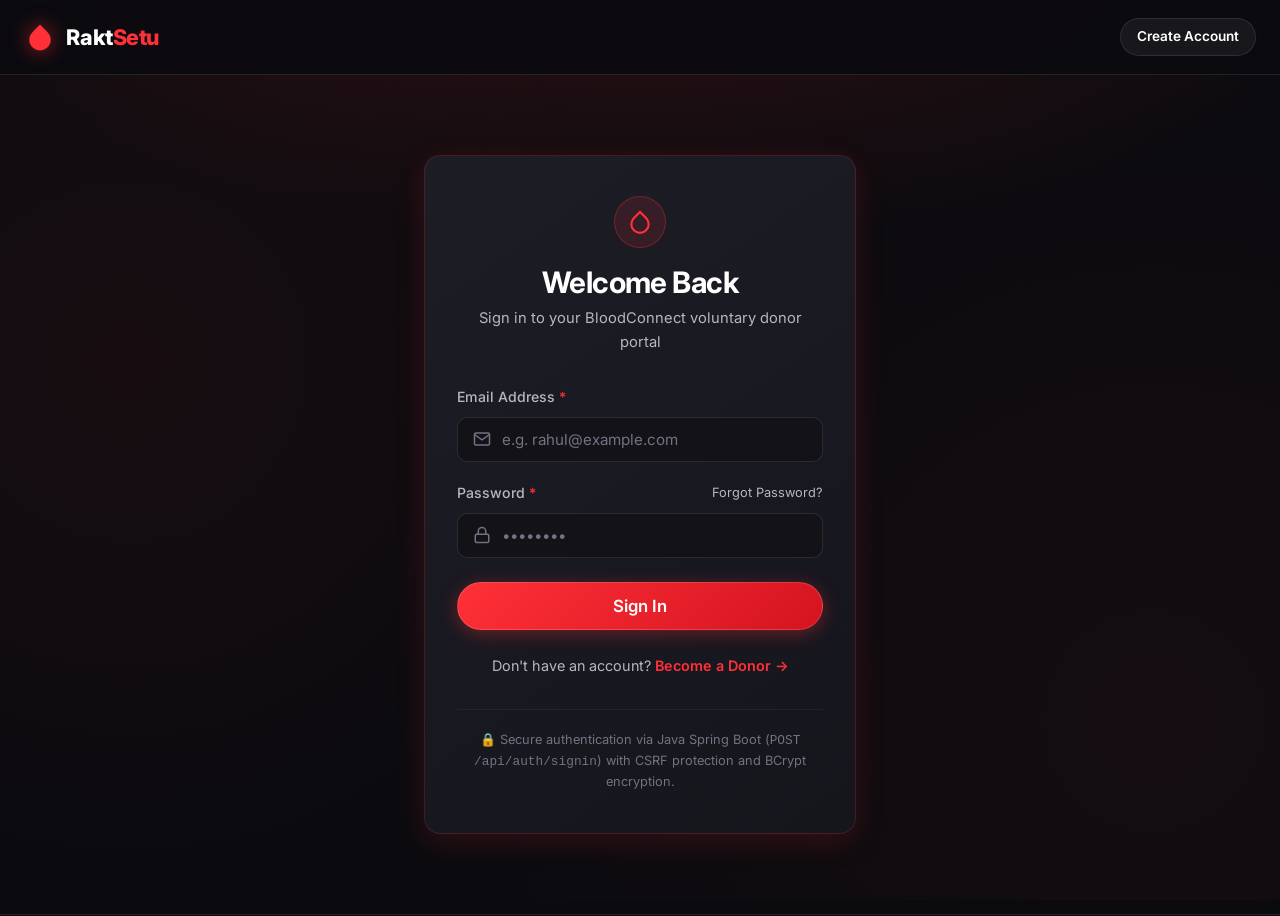
<file: frontend/admin-dashboard.html>
<!DOCTYPE html>
<html lang="en">
<head>
  <meta charset="UTF-8">
  <meta name="viewport" content="width=device-width, initial-scale=1.0">
  <title>Admin Dashboard — RaktSetu Portal</title>
  <link rel="stylesheet" href="css/style.css">
  <link rel="stylesheet" href="css/components.css">
  <link rel="stylesheet" href="css/dashboards.css">
  <link rel="icon" href="data:image/svg+xml,<svg xmlns='http://www.w3.org/2000/svg' viewBox='0 0 24 24' fill='%23FF3038'><path d='M12 2.69l5.66 5.66a8 8 0 1 1-11.31 0z'/></svg>">
</head>
<body>

  <!-- Top Navigation -->
  <nav class="navbar">
    <div class="container navbar-container">
      <a href="index.html" class="brand-logo">
        <svg viewBox="0 0 24 24" fill="none" xmlns="http://www.w3.org/2000/svg">
          <path d="M12 2.69l5.66 5.66a8 8 0 1 1-11.31 0z" fill="#FF3038"/>
        </svg>
        <span>Rakt<span class="highlight">Setu</span> <span style="font-size:0.75rem; background:rgba(255,48,56,0.2); color:var(--primary-red); padding:0.2rem 0.5rem; border-radius:var(--radius-pill); border:1px solid rgba(255,48,56,0.4); margin-left:0.4rem;">ADMIN</span></span>
      </a>

      <div class="nav-actions">
        <div class="backend-status-pill" id="backend-status-indicator" title="Spring Boot Backend Status">
          <span class="backend-status-dot offline"></span>
          <span class="backend-status-text">Checking API...</span>
        </div>
        <div id="nav-auth-actions"></div>
      </div>
    </div>
  </nav>

  <div class="dashboard-wrapper">
    <!-- Admin Sidebar -->
    <aside class="dashboard-sidebar">
      <div>
        <div class="sidebar-user-brief">
          <div class="sidebar-avatar" style="background:var(--primary-red-gradient);">A</div>
          <div class="sidebar-user-info">
            <h5 class="user-full-name">System Administrator</h5>
            <p><span class="badge badge-danger" style="font-size:0.72rem; padding:0.15rem 0.45rem;">Admin Access</span></p>
          </div>
        </div>

        <ul class="sidebar-nav">
          <li>
            <a href="#overview" class="sidebar-link active" data-tab="overview">
              <svg viewBox="0 0 24 24" fill="none" stroke="currentColor" stroke-width="2"><rect width="7" height="9" x="3" y="3" rx="1"/><rect width="7" height="5" x="14" y="3" rx="1"/><rect width="7" height="9" x="14" y="12" rx="1"/><rect width="7" height="5" x="3" y="16" rx="1"/></svg>
              Overview
            </a>
          </li>
          <li>
            <a href="#users" class="sidebar-link" data-tab="users">
              <svg viewBox="0 0 24 24" fill="none" stroke="currentColor" stroke-width="2"><path d="M16 21v-2a4 4 0 0 0-4-4H6a4 4 0 0 0-4 4v2"/><circle cx="9" cy="7" r="4"/><path d="M22 21v-2a4 4 0 0 0-3-3.87"/><path d="M16 3.13a4 4 0 0 1 0 7.75"/></svg>
              Users & Donors
            </a>
          </li>
          <li>
            <a href="#requests" class="sidebar-link" data-tab="requests">
              <svg viewBox="0 0 24 24" fill="none" stroke="currentColor" stroke-width="2"><path d="M19 14c1.49-1.46 3-3.21 3-5.5A5.5 5.5 0 0 0 16.5 3c-1.76 0-3 .5-4.5 2-1.5-1.5-2.74-2-4.5-2A5.5 5.5 0 0 0 2 8.5c0 2.3 1.5 4.05 3 5.5l7 7Z"/></svg>
              Blood Requests
            </a>
          </li>
          <li>
            <a href="camps.html" class="sidebar-link">
              <svg viewBox="0 0 24 24" fill="none" stroke="currentColor" stroke-width="2"><rect width="18" height="18" x="3" y="4" rx="2" ry="2"/><line x1="16" y1="2" x2="16" y2="6"/><line x1="8" y1="2" x2="8" y2="6"/><line x1="3" y1="10" x2="21" y2="10"/></svg>
              Donation Camps
            </a>
          </li>
          <li>
            <a href="#verification" class="sidebar-link" data-tab="verification">
              <svg viewBox="0 0 24 24" fill="none" stroke="currentColor" stroke-width="2"><polyline points="20 6 9 17 4 12"/></svg>
              Verification Queue
            </a>
          </li>
          <li>
            <a href="#reports" class="sidebar-link" data-tab="reports">
              <svg viewBox="0 0 24 24" fill="none" stroke="currentColor" stroke-width="2"><line x1="18" y1="20" x2="18" y2="10"></line><line x1="12" y1="20" x2="12" y2="4"></line><line x1="6" y1="20" x2="6" y2="14"></line></svg>
              Reports & Analytics
            </a>
          </li>
          <li>
            <a href="#settings" class="sidebar-link" data-tab="settings">
              <svg viewBox="0 0 24 24" fill="none" stroke="currentColor" stroke-width="2"><circle cx="12" cy="12" r="3"/><path d="M19.4 15a1.65 1.65 0 0 0 .33 1.82l.06.06a2 2 0 0 1 0 2.83 2 2 0 0 1-2.83 0l-.06-.06a1.65 1.65 0 0 0-1.82-.33 1.65 1.65 0 0 0-1 1.51V21a2 2 0 0 1-2 2 2 2 0 0 1-2-2v-.09A1.65 1.65 0 0 0 9 19.4a1.65 1.65 0 0 0-1.82.33l-.06.06a2 2 0 0 1-2.83 0 2 2 0 0 1 0-2.83l.06-.06a1.65 1.65 0 0 0 .33-1.82 1.65 1.65 0 0 0-1.51-1H3a2 2 0 0 1-2-2 2 2 0 0 1 2-2h.09A1.65 1.65 0 0 0 4.6 9a1.65 1.65 0 0 0-.33-1.82l-.06-.06a2 2 0 0 1 0-2.83 2 2 0 0 1 2.83 0l.06.06a1.65 1.65 0 0 0 1.82.33H9a1.65 1.65 0 0 0 1-1.51V3a2 2 0 0 1 2-2 2 2 0 0 1 2 2v.09a1.65 1.65 0 0 0 1 1.51 1.65 1.65 0 0 0 1.82-.33l.06-.06a2 2 0 0 1 2.83 0 2 2 0 0 1 0 2.83l-.06.06a1.65 1.65 0 0 0-.33 1.82V9a1.65 1.65 0 0 0 1.51 1H21a2 2 0 0 1 2 2 2 2 0 0 1-2 2h-.09a1.65 1.65 0 0 0-1.51 1z"/></svg>
              Settings
            </a>
          </li>
        </ul>
      </div>

      <div class="sidebar-bottom">
        <a href="javascript:void(0)" onclick="handleNavbarLogout()" class="sidebar-link" style="color:var(--danger);">
          <svg viewBox="0 0 24 24" fill="none" stroke="currentColor" stroke-width="2"><path d="M9 21H5a2 2 0 0 1-2-2V5a2 2 0 0 1 2-2h4"/><polyline points="16 17 21 12 16 7"/><line x1="21" y1="12" x2="9" y2="12"/></svg>
          Logout
        </a>
      </div>
    </aside>

    <!-- Main Content -->
    <main class="dashboard-main">
      <header class="dashboard-header">
        <div class="welcome-title">
          <h2>Platform Operations & Analytics</h2>
          <p>National Voluntary Blood Donation Monitoring System</p>
        </div>

        <div class="dashboard-header-actions">
          <button class="btn btn-secondary btn-sm" onclick="alert('Exporting verified donor database audit report (CSV)...')">
            <svg width="15" height="15" viewBox="0 0 24 24" fill="none" stroke="currentColor" stroke-width="2"><path d="M21 15v4a2 2 0 0 1-2 2H5a2 2 0 0 1-2-2v-4"></path><polyline points="7 10 12 15 17 10"></polyline><line x1="12" y1="15" x2="12" y2="3"></line></svg>
            Export Audit Report
          </button>
        </div>
      </header>

      <!-- TAB 1: OVERVIEW -->
      <div id="panel-overview" class="dashboard-panel active">
        <!-- KPI Metrics -->
        <div class="kpi-grid">
          <div class="kpi-card">
            <div class="kpi-icon-wrap red">
              <svg width="24" height="24" viewBox="0 0 24 24" fill="none" stroke="currentColor" stroke-width="2"><path d="M16 21v-2a4 4 0 0 0-4-4H6a4 4 0 0 0-4 4v2"/><circle cx="9" cy="7" r="4"/></svg>
            </div>
            <div class="kpi-details">
              <div class="kpi-num" id="admin-kpi-donors">···</div>
              <div class="kpi-title">Registered Donors</div>
            </div>
          </div>

          <div class="kpi-card">
            <div class="kpi-icon-wrap green">
              <svg width="24" height="24" viewBox="0 0 24 24" fill="none" stroke="currentColor" stroke-width="2"><path d="M17 21v-2a4 4 0 0 0-4-4H5a4 4 0 0 0-4 4v2"/><circle cx="9" cy="7" r="4"/><path d="M23 21v-2a4 4 0 0 0-3-3.87"/><path d="M16 3.13a4 4 0 0 1 0 7.75"/></svg>
            </div>
            <div class="kpi-details">
              <div class="kpi-num" id="admin-kpi-users">···</div>
              <div class="kpi-title">Registered Users</div>
            </div>
          </div>

          <div class="kpi-card">
            <div class="kpi-icon-wrap yellow">
              <svg width="24" height="24" viewBox="0 0 24 24" fill="none" stroke="currentColor" stroke-width="2"><circle cx="12" cy="12" r="10"/><line x1="12" y1="8" x2="12" y2="12"/><line x1="12" y1="16" x2="12.01" y2="16"/></svg>
            </div>
            <div class="kpi-details">
              <div class="kpi-num" id="admin-kpi-groups">···</div>
              <div class="kpi-title">Blood Groups Active</div>
            </div>
          </div>

          <div class="kpi-card">
            <div class="kpi-icon-wrap blue">
              <svg width="24" height="24" viewBox="0 0 24 24" fill="none" stroke="currentColor" stroke-width="2"><rect width="18" height="18" x="3" y="4" rx="2" ry="2"/><line x1="16" y1="2" x2="16" y2="6"/><line x1="8" y1="2" x2="8" y2="6"/><line x1="3" y1="10" x2="21" y2="10"/></svg>
            </div>
            <div class="kpi-details">
              <div class="kpi-num" id="admin-kpi-admins">···</div>
              <div class="kpi-title">System Administrators</div>
            </div>
          </div>
        </div>

        <!-- Inventory Distribution Chart -->
        <div class="chart-container">
          <div class="chart-header">
            <div>
              <h4>Real-time Blood Bank Inventory Levels</h4>
              <p style="font-size:0.85rem; color:var(--text-secondary); margin:0;">Current reserve units available across partner hospital blood banks</p>
            </div>
            <span class="badge badge-warning">AB- & O- Low Stock</span>
          </div>
          <div id="inventory-chart-bars" style="display:flex; gap:1.25rem; align-items:flex-end; padding:1.5rem 0 0.5rem; overflow-x:auto;">
            <!-- Populated by admin-dashboard.js -->
          </div>
        </div>

        <!-- Registered Donors Table -->
        <div class="card" style="margin-top:2rem;">
          <div class="panel-header" style="flex-wrap:wrap; gap:1rem;">
            <div>
              <h4>Registered Voluntary Users & Donors</h4>
              <p style="font-size:0.85rem; color:var(--text-secondary); margin:0;">Database records synced with Spring Boot User repository</p>
            </div>
            <input type="text" id="admin-user-search" class="form-control" placeholder="Search by name or email..." style="max-width:260px; padding:0.45rem 0.85rem; font-size:0.88rem;">
          </div>

          <div class="table-responsive">
            <table class="table">
              <thead>
                <tr>
                  <th>User ID</th>
                  <th>Name & Email</th>
                  <th>Blood Group</th>
                  <th>Mobile Number</th>
                  <th>Role</th>
                  <th>Status</th>
                  <th>Actions</th>
                </tr>
              </thead>
              <tbody id="admin-users-table-body">
                <!-- Populated by admin-dashboard.js -->
              </tbody>
            </table>
          </div>
        </div>
      </div>

      <!-- TAB 2: BLOOD REQUESTS -->
      <div id="panel-requests" class="dashboard-panel">
        <div class="panel-header">
          <h3>Emergency Blood Broadcast Queue</h3>
        </div>
        <div class="table-responsive">
          <table class="table">
            <thead>
              <tr>
                <th>Request ID</th>
                <th>Hospital</th>
                <th>City</th>
                <th>Blood Group</th>
                <th>Units</th>
                <th>Urgency</th>
                <th>Actions</th>
              </tr>
            </thead>
            <tbody id="admin-requests-table-body">
              <!-- Populated by admin-dashboard.js -->
            </tbody>
          </table>
        </div>
      </div>

      <!-- TAB 3: VERIFICATION QUEUE -->
      <div id="panel-verification" class="dashboard-panel">
        <div class="panel-header">
          <h3>Donor Identity Verification Queue</h3>
          <p>Review uploaded government IDs and blood group certificates.</p>
        </div>
        <div class="card">
          <p style="color:var(--text-secondary); font-size:0.92rem;">
            No pending manual verifications. Automated phone and email checks are active on all new signups through <code>/api/auth/signup</code>.
          </p>
        </div>
      </div>

      <!-- TAB 4: REPORTS -->
      <div id="panel-reports" class="dashboard-panel">
        <div class="panel-header">
          <h3>Audit & Compliance Reports</h3>
        </div>
        <div class="grid grid-3">
          <div class="card">
            <h4>Monthly Donation Trends</h4>
            <p style="font-size:0.85rem; color:var(--text-secondary); margin:0.5rem 0 1rem;">Complete logs of all donor interactions and fulfilled emergency requests.</p>
            <button class="btn btn-outline btn-sm" onclick="alert('Downloading Monthly Trends PDF...')">Download PDF</button>
          </div>
          <div class="card">
            <h4>Hospital Inventory Report</h4>
            <p style="font-size:0.85rem; color:var(--text-secondary); margin:0.5rem 0 1rem;">Stock turnover rates, shelf-life compliance, and deficit projections.</p>
            <button class="btn btn-outline btn-sm" onclick="alert('Downloading Hospital Inventory PDF...')">Download PDF</button>
          </div>
          <div class="card">
            <h4>Data Privacy & GDPR Log</h4>
            <p style="font-size:0.85rem; color:var(--text-secondary); margin:0.5rem 0 1rem;">User consent audit trails matching Spring Boot consent_accepted timestamp.</p>
            <button class="btn btn-outline btn-sm" onclick="alert('Downloading Privacy Audit Log...')">Download PDF</button>
          </div>
        </div>
      </div>

      <!-- TAB 5: SETTINGS -->
      <div id="panel-settings" class="dashboard-panel">
        <div class="panel-header">
          <h3>Spring Boot Backend Connection Settings</h3>
        </div>
        <div class="card" style="max-width:700px;">
          <div class="form-group">
            <label class="form-label">Spring Boot Backend Base URL</label>
            <input type="text" id="setting-backend-url" class="form-control" value="">
            <small style="color:var(--text-muted); font-size:0.8rem; margin-top:0.35rem; display:block;">
              Configured backend service URL (Render production or local port 8080).
            </small>
          </div>
          <button class="btn btn-primary btn-sm" onclick="saveBackendUrlSetting()">Save Backend URL</button>
        </div>
      </div>
    </main>
  </div>

  <script src="js/api.js"></script>
  <script src="js/common.js"></script>
  <script src="js/admin-dashboard.js"></script>
  <script>
    document.addEventListener('DOMContentLoaded', () => {
      const urlInput = document.getElementById('setting-backend-url');
      if (urlInput && window.bcApi) {
        urlInput.value = window.bcApi.baseUrl;
      }
    });

    function saveBackendUrlSetting() {
      const val = document.getElementById('setting-backend-url').value.trim();
      if (val) {
        window.bcApi.setBaseUrl(val);
        showToast('Settings Saved', `Backend URL set to ${val}. Re-checking connection...`, 'info');
        initBackendHealthCheck();
      }
    }
  </script>
</body>
</html>
</file>
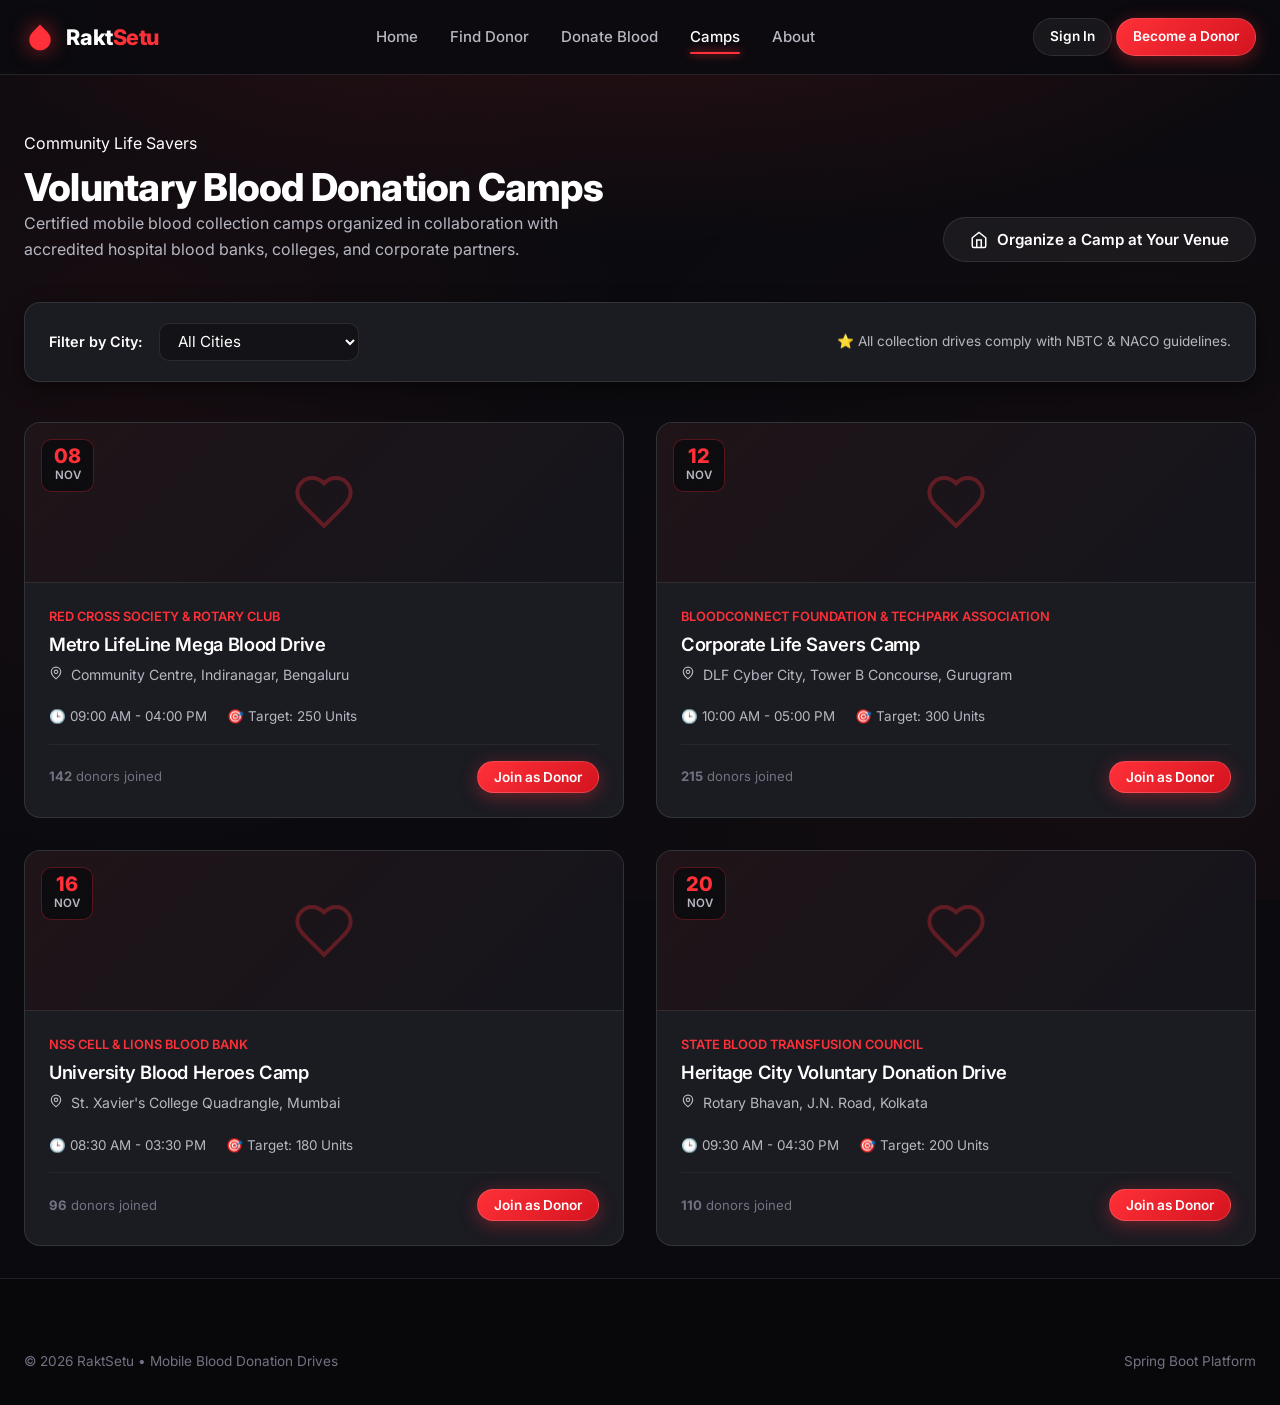
<file: frontend/camps.html>
<!DOCTYPE html>
<html lang="en">
<head>
  <meta charset="UTF-8">
  <meta name="viewport" content="width=device-width, initial-scale=1.0">
  <title>Donation Camps & Community Drives — RaktSetu</title>
  <link rel="stylesheet" href="css/style.css">
  <link rel="stylesheet" href="css/components.css">
  <link rel="icon" href="data:image/svg+xml,<svg xmlns='http://www.w3.org/2000/svg' viewBox='0 0 24 24' fill='%23FF3038'><path d='M12 2.69l5.66 5.66a8 8 0 1 1-11.31 0z'/></svg>">
</head>
<body>

  <!-- Navigation -->
  <nav class="navbar">
    <div class="container navbar-container">
      <a href="index.html" class="brand-logo">
        <svg viewBox="0 0 24 24" fill="none" xmlns="http://www.w3.org/2000/svg">
          <path d="M12 2.69l5.66 5.66a8 8 0 1 1-11.31 0z" fill="#FF3038"/>
        </svg>
        <span>Rakt<span class="highlight">Setu</span></span>
      </a>

      <ul class="nav-menu">
        <li><a href="index.html" class="nav-link">Home</a></li>
        <li><a href="search.html" class="nav-link">Find Donor</a></li>
        <li><a href="register.html" class="nav-link">Donate Blood</a></li>
        <li><a href="camps.html" class="nav-link active">Camps</a></li>
        <li><a href="about.html" class="nav-link">About</a></li>
      </ul>

      <div class="nav-actions">
        <div id="nav-auth-actions"></div>
      </div>

      <button class="mobile-nav-toggle" aria-label="Toggle Navigation">
        <svg width="24" height="24" viewBox="0 0 24 24" fill="none" stroke="currentColor" stroke-width="2">
          <line x1="3" y1="12" x2="21" y2="12"></line>
          <line x1="3" y1="6" x2="21" y2="6"></line>
          <line x1="3" y1="18" x2="21" y2="18"></line>
        </svg>
      </button>
    </div>
  </nav>

  <!-- Hero Header for Camps -->
  <section class="section" style="padding-top:3.5rem; padding-bottom:2rem;">
    <div class="container">
      <div style="display:flex; justify-content:space-between; align-items:flex-end; flex-wrap:wrap; gap:1.5rem; margin-bottom:2.5rem;">
        <div>
          <span class="section-tag">Community Life Savers</span>
          <h1 style="font-size:2.4rem; margin-top:0.4rem;">Voluntary Blood Donation Camps</h1>
          <p style="max-width:600px;">
            Certified mobile blood collection camps organized in collaboration with accredited hospital blood banks, colleges, and corporate partners.
          </p>
        </div>

        <button class="btn btn-secondary" onclick="openModal('host-camp-modal')">
          <svg width="18" height="18" viewBox="0 0 24 24" fill="none" stroke="currentColor" stroke-width="2"><path d="M3 9l9-7 9 7v11a2 2 0 0 1-2 2H5a2 2 0 0 1-2-2z"/><polyline points="9 22 9 12 15 12 15 22"/></svg>
          Organize a Camp at Your Venue
        </button>
      </div>

      <!-- Filter Bar -->
      <div class="card" style="padding:1.25rem 1.5rem; margin-bottom:2.5rem; display:flex; align-items:center; justify-content:space-between; flex-wrap:wrap; gap:1rem;">
        <div style="display:flex; align-items:center; gap:1rem; flex-wrap:wrap;">
          <span style="font-size:0.9rem; font-weight:600; color:var(--text-main);">Filter by City:</span>
          <select id="filter-camp-city" class="form-select" style="width:200px; padding:0.45rem 0.85rem;">
            <option value="ALL">All Cities</option>
            <option value="Bengaluru">Bengaluru</option>
            <option value="Gurugram">Gurugram / Delhi-NCR</option>
            <option value="Mumbai">Mumbai</option>
            <option value="Kolkata">Kolkata</option>
          </select>
        </div>

        <span style="font-size:0.85rem; color:var(--text-secondary);">
          ⭐ All collection drives comply with NBTC & NACO guidelines.
        </span>
      </div>

      <!-- Camps Grid -->
      <div id="camps-cards-grid" class="grid grid-2" style="gap:2rem;">
        <!-- Populated by camps.js -->
      </div>
    </div>
  </section>

  <!-- HOST CAMP MODAL -->
  <div id="host-camp-modal" class="modal-backdrop">
    <div class="modal-dialog" style="max-width:600px;">
      <div class="modal-header">
        <h4>Organize a Blood Donation Camp</h4>
        <button class="modal-close" onclick="closeModal('host-camp-modal')">✕</button>
      </div>
      <div class="modal-body">
        <p style="font-size:0.88rem; color:var(--text-secondary); margin-bottom:1.25rem;">
          Bring BloodConnect’s mobile medical bus and accredited doctor team to your corporate campus, university, or residential society.
        </p>

        <form id="host-camp-form">
          <div class="form-group">
            <label class="form-label">Organization / Society Name <span class="required">*</span></label>
            <input type="text" class="form-control" placeholder="e.g. Infosys Campus / St. Joseph's College" required>
          </div>
          <div class="grid grid-2">
            <div class="form-group">
              <label class="form-label">City <span class="required">*</span></label>
              <input type="text" class="form-control" placeholder="e.g. Bengaluru" required>
            </div>
            <div class="form-group">
              <label class="form-label">Proposed Date <span class="required">*</span></label>
              <input type="date" class="form-control" required>
            </div>
          </div>
          <div class="form-group">
            <label class="form-label">Venue Address <span class="required">*</span></label>
            <textarea class="form-control" placeholder="Detailed hall/quadrangle venue description" required></textarea>
          </div>
          <div class="grid grid-2">
            <div class="form-group">
              <label class="form-label">Expected Donors <span class="required">*</span></label>
              <input type="number" class="form-control" value="100" min="30" required>
            </div>
            <div class="form-group">
              <label class="form-label">Coordinator Contact Mobile <span class="required">*</span></label>
              <input type="tel" class="form-control" pattern="^[6-9][0-9]{9}$" placeholder="10-digit mobile" required>
            </div>
          </div>
          <div class="modal-footer" style="padding:1rem 0 0; border-top:none;">
            <button type="button" class="btn btn-secondary btn-sm" onclick="closeModal('host-camp-modal')">Cancel</button>
            <button type="submit" class="btn btn-primary btn-sm">Submit Camp Proposal</button>
          </div>
        </form>
      </div>
    </div>
  </div>

  <!-- Footer -->
  <footer class="footer">
    <div class="container">
      <div class="footer-bottom" style="border:none; padding:0;">
        <div>© 2026 RaktSetu • Mobile Blood Donation Drives</div>
        <div>Spring Boot Platform</div>
      </div>
    </div>
  </footer>

  <script src="js/api.js"></script>
  <script src="js/common.js"></script>
  <script src="js/camps.js"></script>
</body>
</html>
</file>
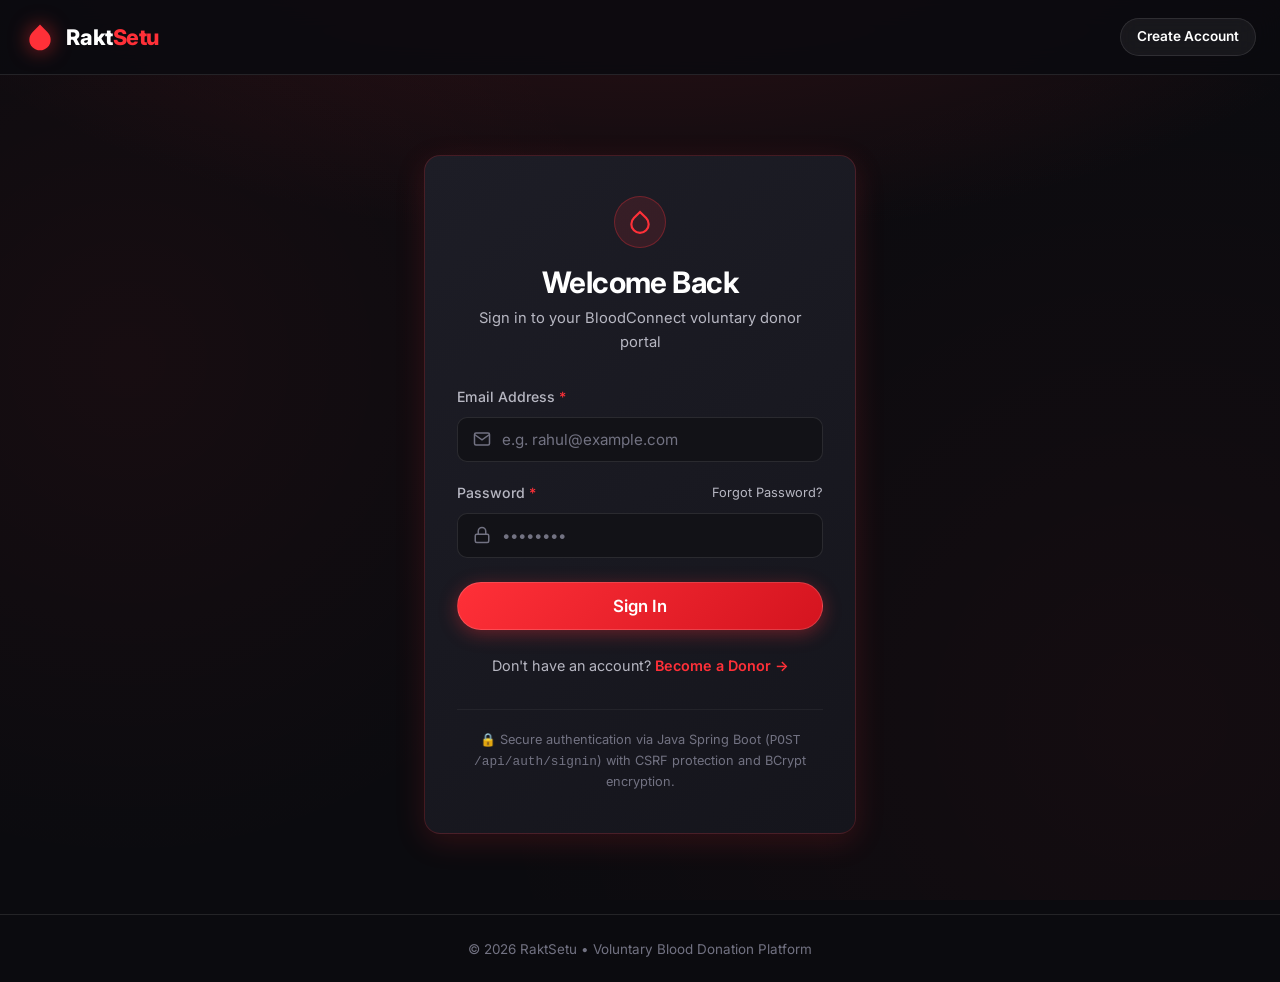
<file: frontend/donor-dashboard.html>
<!DOCTYPE html>
<html lang="en">
<head>
  <meta charset="UTF-8">
  <meta name="viewport" content="width=device-width, initial-scale=1.0">
  <title>Donor Dashboard — RaktSetu</title>
  <link rel="stylesheet" href="css/style.css">
  <link rel="stylesheet" href="css/components.css">
  <link rel="stylesheet" href="css/dashboards.css">
  <link rel="icon" href="data:image/svg+xml,<svg xmlns='http://www.w3.org/2000/svg' viewBox='0 0 24 24' fill='%23FF3038'><path d='M12 2.69l5.66 5.66a8 8 0 1 1-11.31 0z'/></svg>">
</head>
<body>

  <!-- Top Navbar -->
  <nav class="navbar">
    <div class="container navbar-container">
      <a href="index.html" class="brand-logo">
        <svg viewBox="0 0 24 24" fill="none" xmlns="http://www.w3.org/2000/svg">
          <path d="M12 2.69l5.66 5.66a8 8 0 1 1-11.31 0z" fill="#FF3038"/>
        </svg>
        <span>Rakt<span class="highlight">Setu</span></span>
      </a>

      <div class="nav-actions">
        <div id="nav-auth-actions"></div>
      </div>
    </div>
  </nav>

  <!-- Dashboard Container -->
  <div class="dashboard-wrapper">
    <!-- Sidebar Navigation -->
    <aside class="dashboard-sidebar">
      <div>
        <div class="sidebar-user-brief">
          <div class="sidebar-avatar user-avatar-circle">D</div>
          <div class="sidebar-user-info">
            <h5 class="user-full-name">Rahul Sharma</h5>
            <p><span class="badge badge-blood user-blood-badge" style="font-size:0.75rem; padding:0.15rem 0.45rem;">O+</span> Voluntary Donor</p>
          </div>
        </div>

        <ul class="sidebar-nav">
          <li>
            <a href="#overview" class="sidebar-link active" data-tab="overview">
              <svg viewBox="0 0 24 24" fill="none" stroke="currentColor" stroke-width="2"><rect width="7" height="9" x="3" y="3" rx="1"/><rect width="7" height="5" x="14" y="3" rx="1"/><rect width="7" height="9" x="14" y="12" rx="1"/><rect width="7" height="5" x="3" y="16" rx="1"/></svg>
              Dashboard
            </a>
          </li>
          <li>
            <a href="#profile" class="sidebar-link" data-tab="profile">
              <svg viewBox="0 0 24 24" fill="none" stroke="currentColor" stroke-width="2"><path d="M19 21v-2a4 4 0 0 0-4-4H9a4 4 0 0 0-4 4v2"/><circle cx="12" cy="7" r="4"/></svg>
              My Profile
            </a>
          </li>
          <li>
            <a href="#requests" class="sidebar-link" data-tab="requests">
              <svg viewBox="0 0 24 24" fill="none" stroke="currentColor" stroke-width="2"><path d="M19 14c1.49-1.46 3-3.21 3-5.5A5.5 5.5 0 0 0 16.5 3c-1.76 0-3 .5-4.5 2-1.5-1.5-2.74-2-4.5-2A5.5 5.5 0 0 0 2 8.5c0 2.3 1.5 4.05 3 5.5l7 7Z"/></svg>
              Blood Requests
            </a>
          </li>
          <li>
            <a href="#history" class="sidebar-link" data-tab="history">
              <svg viewBox="0 0 24 24" fill="none" stroke="currentColor" stroke-width="2"><circle cx="12" cy="12" r="10"/><polyline points="12 6 12 12 16 14"/></svg>
              Donation History
            </a>
          </li>
          <li>
            <a href="camps.html" class="sidebar-link">
              <svg viewBox="0 0 24 24" fill="none" stroke="currentColor" stroke-width="2"><rect width="18" height="18" x="3" y="4" rx="2" ry="2"/><line x1="16" y1="2" x2="16" y2="6"/><line x1="8" y1="2" x2="8" y2="6"/><line x1="3" y1="10" x2="21" y2="10"/></svg>
              Camps & Events
            </a>
          </li>
          <li>
            <a href="#notifications" class="sidebar-link" data-tab="notifications">
              <svg viewBox="0 0 24 24" fill="none" stroke="currentColor" stroke-width="2"><path d="M6 8a6 6 0 0 1 12 0c0 7 3 9 3 9H3s3-2 3-9"/><path d="M10.3 21a1.94 1.94 0 0 0 3.4 0"/></svg>
              Notifications
            </a>
          </li>
          <li>
            <a href="#settings" class="sidebar-link" data-tab="settings">
              <svg viewBox="0 0 24 24" fill="none" stroke="currentColor" stroke-width="2"><circle cx="12" cy="12" r="3"/><path d="M19.4 15a1.65 1.65 0 0 0 .33 1.82l.06.06a2 2 0 0 1 0 2.83 2 2 0 0 1-2.83 0l-.06-.06a1.65 1.65 0 0 0-1.82-.33 1.65 1.65 0 0 0-1 1.51V21a2 2 0 0 1-2 2 2 2 0 0 1-2-2v-.09A1.65 1.65 0 0 0 9 19.4a1.65 1.65 0 0 0-1.82.33l-.06.06a2 2 0 0 1-2.83 0 2 2 0 0 1 0-2.83l.06-.06a1.65 1.65 0 0 0 .33-1.82 1.65 1.65 0 0 0-1.51-1H3a2 2 0 0 1-2-2 2 2 0 0 1 2-2h.09A1.65 1.65 0 0 0 4.6 9a1.65 1.65 0 0 0-.33-1.82l-.06-.06a2 2 0 0 1 0-2.83 2 2 0 0 1 2.83 0l.06.06a1.65 1.65 0 0 0 1.82.33H9a1.65 1.65 0 0 0 1-1.51V3a2 2 0 0 1 2-2 2 2 0 0 1 2 2v.09a1.65 1.65 0 0 0 1 1.51 1.65 1.65 0 0 0 1.82-.33l.06-.06a2 2 0 0 1 2.83 0 2 2 0 0 1 0 2.83l-.06.06a1.65 1.65 0 0 0-.33 1.82V9a1.65 1.65 0 0 0 1.51 1H21a2 2 0 0 1 2 2 2 2 0 0 1-2 2h-.09a1.65 1.65 0 0 0-1.51 1z"/></svg>
              Settings
            </a>
          </li>
        </ul>
      </div>

      <div class="sidebar-bottom">
        <a href="javascript:void(0)" onclick="handleNavbarLogout()" class="sidebar-link" style="color:var(--danger);">
          <svg viewBox="0 0 24 24" fill="none" stroke="currentColor" stroke-width="2"><path d="M9 21H5a2 2 0 0 1-2-2V5a2 2 0 0 1 2-2h4"/><polyline points="16 17 21 12 16 7"/><line x1="21" y1="12" x2="9" y2="12"/></svg>
          Logout
        </a>
      </div>
    </aside>

    <!-- Main Content Panel -->
    <main class="dashboard-main">
      <!-- Loading indicator -->
      <div id="dashboard-loading-indicator" style="display:none; margin-bottom:1rem; padding:0.5rem; background:rgba(255,48,56,0.1); border-radius:var(--radius-md); text-align:center; font-size:0.85rem; color:var(--primary-red);">
        Syncing with Java Spring Boot backend (<code>GET /api/profile</code>)...
      </div>

      <!-- Header with Welcome & Availability Switch -->
      <header class="dashboard-header">
        <div class="welcome-title">
          <h2>Welcome back, <span id="donor-welcome-name" class="text-gradient-red">Rahul</span>! 👋</h2>
          <p>Blood Group: <span class="badge badge-blood user-blood-badge">O+</span> • <span class="badge badge-success">Verified Donor</span></p>
        </div>

        <div class="dashboard-header-actions">
          <div class="availability-card">
            <span class="availability-label" id="availability-status-text" style="color:var(--success);">Available for Emergency Calls</span>
            <label class="switch">
              <input type="checkbox" id="availability-toggle-input" checked>
              <span class="slider"></span>
            </label>
          </div>
        </div>
      </header>

      <!-- TAB 1: OVERVIEW -->
      <div id="panel-overview" class="dashboard-panel active">
        <!-- KPI Metrics Grid -->
        <div class="kpi-grid">
          <div class="kpi-card">
            <div class="kpi-icon-wrap red">
              <svg width="24" height="24" viewBox="0 0 24 24" fill="none" stroke="currentColor" stroke-width="2"><path d="M12 2.69l5.66 5.66a8 8 0 1 1-11.31 0z"/></svg>
            </div>
            <div class="kpi-details">
              <div class="kpi-num">6</div>
              <div class="kpi-title">Total Donations</div>
            </div>
          </div>

          <div class="kpi-card">
            <div class="kpi-icon-wrap green">
              <svg width="24" height="24" viewBox="0 0 24 24" fill="none" stroke="currentColor" stroke-width="2"><path d="M19 14c1.49-1.46 3-3.21 3-5.5A5.5 5.5 0 0 0 16.5 3c-1.76 0-3 .5-4.5 2-1.5-1.5-2.74-2-4.5-2A5.5 5.5 0 0 0 2 8.5c0 2.3 1.5 4.05 3 5.5l7 7Z"/></svg>
            </div>
            <div class="kpi-details">
              <div class="kpi-num">18</div>
              <div class="kpi-title">Lives Impacted</div>
            </div>
          </div>

          <div class="kpi-card">
            <div class="kpi-icon-wrap blue">
              <svg width="24" height="24" viewBox="0 0 24 24" fill="none" stroke="currentColor" stroke-width="2"><rect width="18" height="18" x="3" y="4" rx="2" ry="2"/><line x1="16" y1="2" x2="16" y2="6"/><line x1="8" y1="2" x2="8" y2="6"/><line x1="3" y1="10" x2="21" y2="10"/></svg>
            </div>
            <div class="kpi-details">
              <div class="kpi-num" style="font-size:1.4rem;">15 Aug 2026</div>
              <div class="kpi-title">Last Donation</div>
            </div>
          </div>

          <div class="kpi-card">
            <div class="kpi-icon-wrap yellow">
              <svg width="24" height="24" viewBox="0 0 24 24" fill="none" stroke="currentColor" stroke-width="2"><polyline points="20 6 9 17 4 12"/></svg>
            </div>
            <div class="kpi-details">
              <div class="kpi-num" style="font-size:1.4rem; color:var(--success);">Eligible Now</div>
              <div class="kpi-title">Donation Status</div>
            </div>
          </div>
        </div>

        <!-- Urgent Matching Requests Nearby -->
        <div style="margin-bottom:2rem;">
          <div class="panel-header">
            <div>
              <h3>Nearby Emergency Blood Requests</h3>
              <p>Patients matching your blood group in nearby certified hospitals requiring immediate donors.</p>
            </div>
            <a href="#requests" class="btn btn-outline btn-sm" onclick="document.querySelector('[data-tab=requests]').click()">View All</a>
          </div>

          <div id="nearby-requests-container"></div>
        </div>

        <!-- Recent Activity Table Preview -->
        <div>
          <div class="panel-header">
            <h3>Recent Donation Certificates & Records</h3>
          </div>
          <div class="table-responsive">
            <table class="table">
              <thead>
                <tr>
                  <th>Donation ID</th>
                  <th>Hospital / Camp</th>
                  <th>Date</th>
                  <th>Units</th>
                  <th>Hemoglobin</th>
                  <th>Certificate</th>
                </tr>
              </thead>
              <tbody>
                <tr>
                  <td>#DON-9941</td>
                  <td>Apollo Hospital, Bannerghatta</td>
                  <td>15 Aug 2026</td>
                  <td>1 Unit (Whole Blood)</td>
                  <td>14.8 g/dL</td>
                  <td><span class="badge badge-success">Verified Download</span></td>
                </tr>
                <tr>
                  <td>#DON-8720</td>
                  <td>Rotary Blood Bank Camp, Indiranagar</td>
                  <td>12 May 2026</td>
                  <td>1 Unit (Whole Blood)</td>
                  <td>14.5 g/dL</td>
                  <td><span class="badge badge-success">Verified Download</span></td>
                </tr>
              </tbody>
            </table>
          </div>
        </div>
      </div>

      <!-- TAB 2: MY PROFILE (Directly connects to GET /api/profile and PUT /api/profile) -->
      <div id="panel-profile" class="dashboard-panel">
        <div class="panel-header">
          <div>
            <h3>My Donor Profile</h3>
            <p>View and update your personal information synced with Spring Boot backend.</p>
          </div>
          <span class="badge badge-success">Connected to /api/profile</span>
        </div>

        <div class="profile-view-grid">
          <!-- Profile Left Summary Card -->
          <div class="profile-card-summary">
            <div class="profile-large-avatar user-avatar-circle">D</div>
            <h4 class="user-full-name">Rahul Sharma</h4>
            <div style="margin:0.5rem 0 1rem;">
              <span class="badge badge-blood user-blood-badge">O+</span>
              <span class="badge badge-success" style="margin-left:0.35rem;">Verified</span>
            </div>
            <p style="font-size:0.88rem; margin-bottom:1.5rem;" class="user-email-text">rahul@example.com</p>

            <div style="border-top:1px solid var(--border-light); padding-top:1rem; text-align:left; font-size:0.85rem; display:flex; flex-direction:column; gap:0.6rem;">
              <div><strong style="color:var(--text-muted);">Age:</strong> <span id="user-age-text">28 years</span></div>
              <div><strong style="color:var(--text-muted);">Gender:</strong> <span id="user-gender-text">Male</span></div>
              <div><strong style="color:var(--text-muted);">Mobile:</strong> <span class="user-mobile-text">+91 9876543210</span></div>
              <div><strong style="color:var(--text-muted);">Medical:</strong> <span id="user-medical-text">No conditions declared.</span></div>
            </div>
          </div>

          <!-- Edit Profile Form (Calls PUT /api/profile) -->
          <div class="card card-glow">
            <h4 style="margin-bottom:1.5rem;">Update Profile Information</h4>
            <form id="profile-edit-form">
              <div class="grid grid-2">
                <div class="form-group">
                  <label class="form-label">First Name <span class="required">*</span></label>
                  <input type="text" id="edit-first-name" class="form-control" required>
                </div>
                <div class="form-group">
                  <label class="form-label">Middle Name</label>
                  <input type="text" id="edit-middle-name" class="form-control">
                </div>
              </div>

              <div class="grid grid-2">
                <div class="form-group">
                  <label class="form-label">Last Name <span class="required">*</span></label>
                  <input type="text" id="edit-last-name" class="form-control" required>
                </div>
                <div class="form-group">
                  <label class="form-label">Mobile Number <span class="required">*</span></label>
                  <input type="tel" id="edit-mobile" class="form-control" pattern="^[6-9][0-9]{9}$" required>
                </div>
              </div>

              <div class="grid grid-2">
                <div class="form-group">
                  <label class="form-label">Father's Name</label>
                  <input type="text" id="edit-father-name" class="form-control">
                </div>
                <div class="form-group">
                  <label class="form-label">Mother's Name</label>
                  <input type="text" id="edit-mother-name" class="form-control">
                </div>
              </div>

              <div class="grid grid-3">
                <div class="form-group">
                  <label class="form-label">Date of Birth <span class="required">*</span></label>
                  <input type="date" id="edit-dob" class="form-control" required>
                </div>
                <div class="form-group">
                  <label class="form-label">Blood Group <span class="required">*</span></label>
                  <select id="edit-blood-group" class="form-select" required>
                    <option value="A_POSITIVE">A+</option>
                    <option value="A_NEGATIVE">A-</option>
                    <option value="B_POSITIVE">B+</option>
                    <option value="B_NEGATIVE">B-</option>
                    <option value="AB_POSITIVE">AB+</option>
                    <option value="AB_NEGATIVE">AB-</option>
                    <option value="O_POSITIVE">O+</option>
                    <option value="O_NEGATIVE">O-</option>
                  </select>
                </div>
                <div class="form-group">
                  <label class="form-label">Gender <span class="required">*</span></label>
                  <select id="edit-gender" class="form-select" required>
                    <option value="MALE">Male</option>
                    <option value="FEMALE">Female</option>
                    <option value="OTHER">Other</option>
                    <option value="PREFER_NOT_TO_SAY">Prefer Not to Say</option>
                  </select>
                </div>
              </div>

              <div class="form-group">
                <label class="form-label">Medical Conditions / Declarations</label>
                <textarea id="edit-medical" class="form-control" placeholder="Any known allergies, medical notes or medications"></textarea>
              </div>

              <div style="display:flex; justify-content:flex-end; gap:1rem;">
                <button type="submit" class="btn btn-primary">Save Changes</button>
              </div>
            </form>
          </div>
        </div>
      </div>

      <!-- TAB 3: BLOOD REQUESTS -->
      <div id="panel-requests" class="dashboard-panel">
        <div class="panel-header">
          <div>
            <h3>Active Matching Requests</h3>
            <p>Broadcasts requiring immediate voluntary donation.</p>
          </div>
        </div>
        <div id="panel-all-requests-list">
          <!-- Filled dynamically -->
        </div>
      </div>

      <!-- TAB 4: DONATION HISTORY -->
      <div id="panel-history" class="dashboard-panel">
        <div class="panel-header">
          <div>
            <h3>Donation History & Lifetime Impact</h3>
            <p>Complete record of your certified blood, platelet, and plasma donations.</p>
          </div>
        </div>
        <div class="table-responsive">
          <table class="table">
            <thead>
              <tr>
                <th>Date</th>
                <th>Type</th>
                <th>Location / Hospital</th>
                <th>Units</th>
                <th>Doctor / In-charge</th>
                <th>Status</th>
              </tr>
            </thead>
            <tbody>
              <tr>
                <td>15 Aug 2026</td>
                <td>Whole Blood</td>
                <td>Apollo Hospital, Bengaluru</td>
                <td>1 Unit (450 mL)</td>
                <td>Dr. S. Nair</td>
                <td><span class="badge badge-success">Completed</span></td>
              </tr>
              <tr>
                <td>12 May 2026</td>
                <td>Whole Blood</td>
                <td>Rotary Blood Camp, Indiranagar</td>
                <td>1 Unit (450 mL)</td>
                <td>Dr. M. Kulkarni</td>
                <td><span class="badge badge-success">Completed</span></td>
              </tr>
              <tr>
                <td>18 Jan 2026</td>
                <td>Platelets</td>
                <td>Manipal Hospital, Old Airport Rd</td>
                <td>1 Unit Apheresis</td>
                <td>Dr. A. Verma</td>
                <td><span class="badge badge-success">Completed</span></td>
              </tr>
            </tbody>
          </table>
        </div>
      </div>

      <!-- TAB 5: NOTIFICATIONS -->
      <div id="panel-notifications" class="dashboard-panel">
        <div class="panel-header">
          <h3>Emergency Alerts & Notifications</h3>
        </div>
        <div style="display:flex; flex-direction:column; gap:1rem;">
          <div class="card" style="border-left:4px solid var(--danger); padding:1.25rem;">
            <div style="display:flex; align-items:center; justify-content:space-between; margin-bottom:0.25rem;">
              <strong style="color:var(--text-main);">Emergency Need: O+ Required</strong>
              <span style="font-size:0.75rem; color:var(--text-muted);">2 hours ago</span>
            </div>
            <p style="font-size:0.88rem; margin:0;">Emergency request REQ-8821 matched your profile at Apollo Hospital (3.2 km away).</p>
          </div>
          <div class="card" style="border-left:4px solid var(--success); padding:1.25rem;">
            <div style="display:flex; align-items:center; justify-content:space-between; margin-bottom:0.25rem;">
              <strong style="color:var(--text-main);">Eligibility Milestone Reached</strong>
              <span style="font-size:0.75rem; color:var(--text-muted);">Yesterday</span>
            </div>
            <p style="font-size:0.88rem; margin:0;">You have completed the 90-day recovery period and are now fully eligible to donate blood again!</p>
          </div>
        </div>
      </div>

      <!-- TAB 6: SETTINGS -->
      <div id="panel-settings" class="dashboard-panel">
        <div class="panel-header">
          <h3>Notification & Privacy Settings</h3>
        </div>
        <div class="card" style="max-width:680px;">
          <div style="display:flex; flex-direction:column; gap:1.25rem;">
            <label class="form-check">
              <input type="checkbox" checked>
              <span>Receive urgent SMS broadcasts for critical blood requirements in my area</span>
            </label>
            <label class="form-check">
              <input type="checkbox" checked>
              <span>Notify me when upcoming donation camps are scheduled within 20 km</span>
            </label>
            <label class="form-check">
              <input type="checkbox" checked>
              <span>Keep my residential address hidden; show only approximate city zone</span>
            </label>
          </div>
        </div>
      </div>
    </main>
  </div>

  <script src="js/api.js"></script>
  <script src="js/common.js"></script>
  <script src="js/donor-dashboard.js"></script>
</body>
</html>
</file>
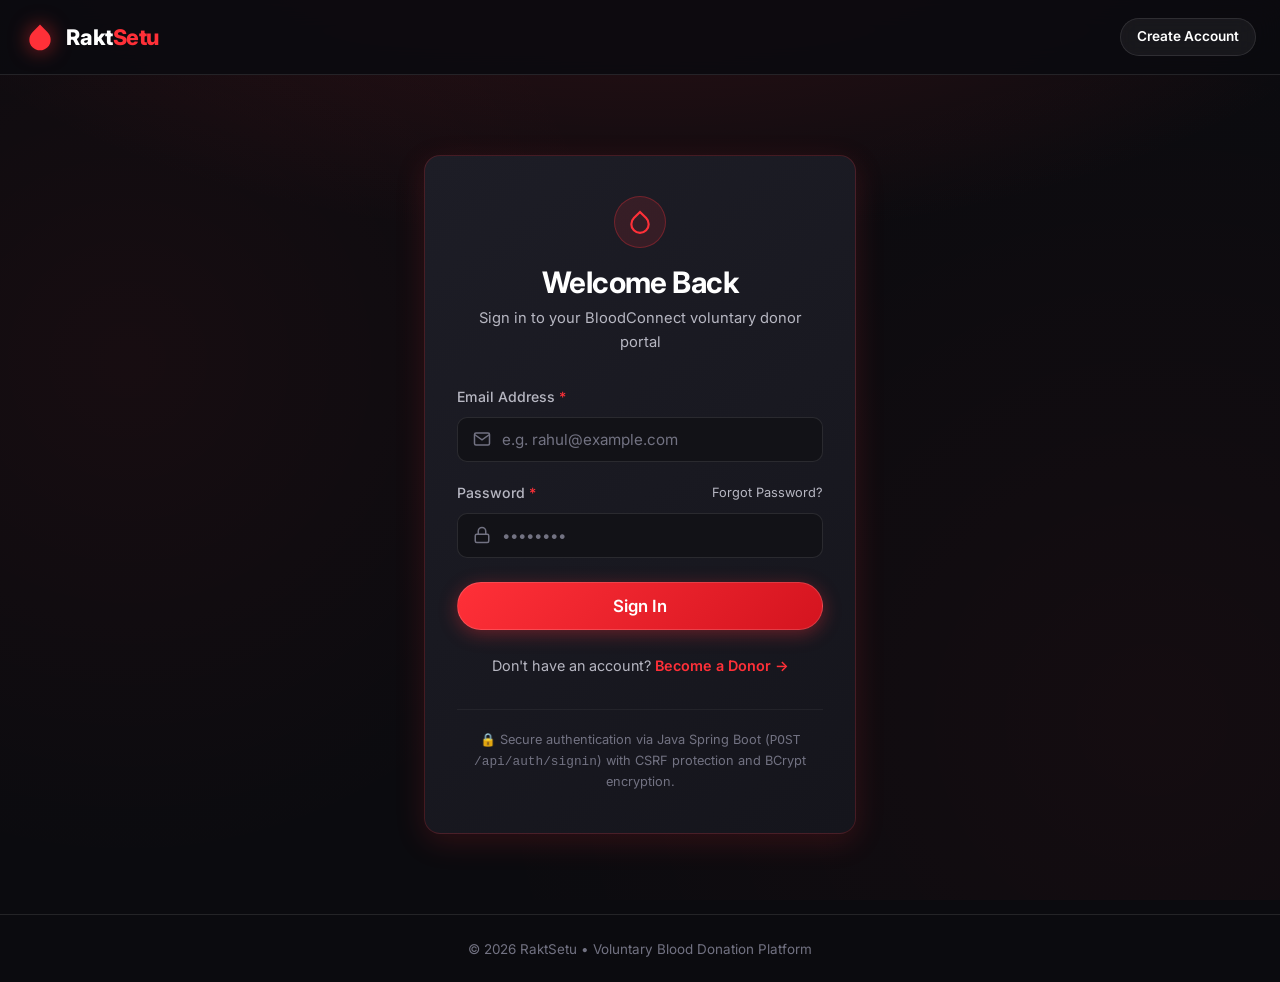
<file: frontend/login.html>
<!DOCTYPE html>
<html lang="en">
<head>
  <meta charset="UTF-8">
  <meta name="viewport" content="width=device-width, initial-scale=1.0">
  <title>Sign In — RaktSetu</title>
  <link rel="stylesheet" href="css/style.css">
  <link rel="stylesheet" href="css/components.css">
  <link rel="icon" href="data:image/svg+xml,<svg xmlns='http://www.w3.org/2000/svg' viewBox='0 0 24 24' fill='%23FF3038'><path d='M12 2.69l5.66 5.66a8 8 0 1 1-11.31 0z'/></svg>">
</head>
<body style="display:flex; flex-direction:column; min-height:100vh;">

  <!-- Navigation -->
  <nav class="navbar">
    <div class="container navbar-container">
      <a href="index.html" class="brand-logo">
        <svg viewBox="0 0 24 24" fill="none" xmlns="http://www.w3.org/2000/svg">
          <path d="M12 2.69l5.66 5.66a8 8 0 1 1-11.31 0z" fill="#FF3038"/>
        </svg>
        <span>Rakt<span class="highlight">Setu</span></span>
      </a>

      <div class="nav-actions">
        <a href="register.html" class="btn btn-secondary btn-sm">Create Account</a>
      </div>
    </div>
  </nav>

  <!-- Login Form Section -->
  <main class="section" style="flex-grow:1; display:flex; align-items:center;">
    <div class="container" style="max-width:480px;">
      <div class="card card-glow" style="padding:2.5rem 2rem;">
        <div style="text-align:center; margin-bottom:2rem;">
          <div style="width:52px; height:52px; border-radius:50%; background:var(--primary-red-soft); display:flex; align-items:center; justify-content:center; margin:0 auto 1rem; border:1px solid rgba(255,48,56,0.3);">
            <svg width="26" height="26" viewBox="0 0 24 24" fill="none" stroke="var(--primary-red)" stroke-width="2">
              <path d="M12 2.69l5.66 5.66a8 8 0 1 1-11.31 0z"/>
            </svg>
          </div>
          <h2 style="font-size:1.85rem; margin-bottom:0.4rem;">Welcome Back</h2>
          <p style="font-size:0.92rem;">Sign in to your BloodConnect voluntary donor portal</p>
        </div>

        <form id="signin-form">
          <div class="form-group">
            <label class="form-label">Email Address <span class="required">*</span></label>
            <div class="input-with-icon">
              <svg width="18" height="18" viewBox="0 0 24 24" fill="none" stroke="currentColor" stroke-width="2"><path d="M4 4h16c1.1 0 2 .9 2 2v12c0 1.1-.9 2-2 2H4c-1.1 0-2-.9-2-2V6c0-1.1.9-2 2-2z"/><polyline points="22,6 12,13 2,6"/></svg>
              <input type="email" id="signin-email" class="form-control" placeholder="e.g. rahul@example.com" required autocomplete="username">
            </div>
          </div>

          <div class="form-group">
            <div style="display:flex; justify-content:space-between; align-items:center; margin-bottom:0.5rem;">
              <label class="form-label" style="margin:0;">Password <span class="required">*</span></label>
              <a href="javascript:void(0)" onclick="alert('Password reset link has been dispatched to your email address.')" style="font-size:0.8rem; color:var(--text-secondary);">Forgot Password?</a>
            </div>
            <div class="input-with-icon">
              <svg width="18" height="18" viewBox="0 0 24 24" fill="none" stroke="currentColor" stroke-width="2"><rect width="18" height="11" x="3" y="11" rx="2" ry="2"/><path d="M7 11V7a5 5 0 0 1 10 0v4"/></svg>
              <input type="password" id="signin-password" class="form-control" placeholder="••••••••" required autocomplete="current-password">
            </div>
          </div>

          <div style="margin:1.5rem 0 1rem;">
            <button type="submit" class="btn btn-primary btn-block btn-lg" style="height:48px;">
              Sign In
            </button>
          </div>

          <div style="text-align:center; margin-top:1.5rem; font-size:0.9rem; color:var(--text-secondary);">
            Don't have an account? <a href="register.html" style="font-weight:600;">Become a Donor →</a>
          </div>
        </form>

        <div style="margin-top:2rem; padding-top:1.25rem; border-top:1px solid var(--border-light); font-size:0.8rem; color:var(--text-muted); text-align:center;">
          🔒 Secure authentication via Java Spring Boot (<code>POST /api/auth/signin</code>) with CSRF protection and BCrypt encryption.
        </div>
      </div>
    </div>
  </main>

  <!-- Footer -->
  <footer class="footer" style="padding:1.5rem 0; background:transparent;">
    <div class="container" style="text-align:center; font-size:0.84rem; color:var(--text-muted);">
      © 2026 RaktSetu • Voluntary Blood Donation Platform
    </div>
  </footer>

  <script src="js/api.js"></script>
  <script src="js/common.js"></script>
  <script src="js/auth.js"></script>
</body>
</html>
</file>
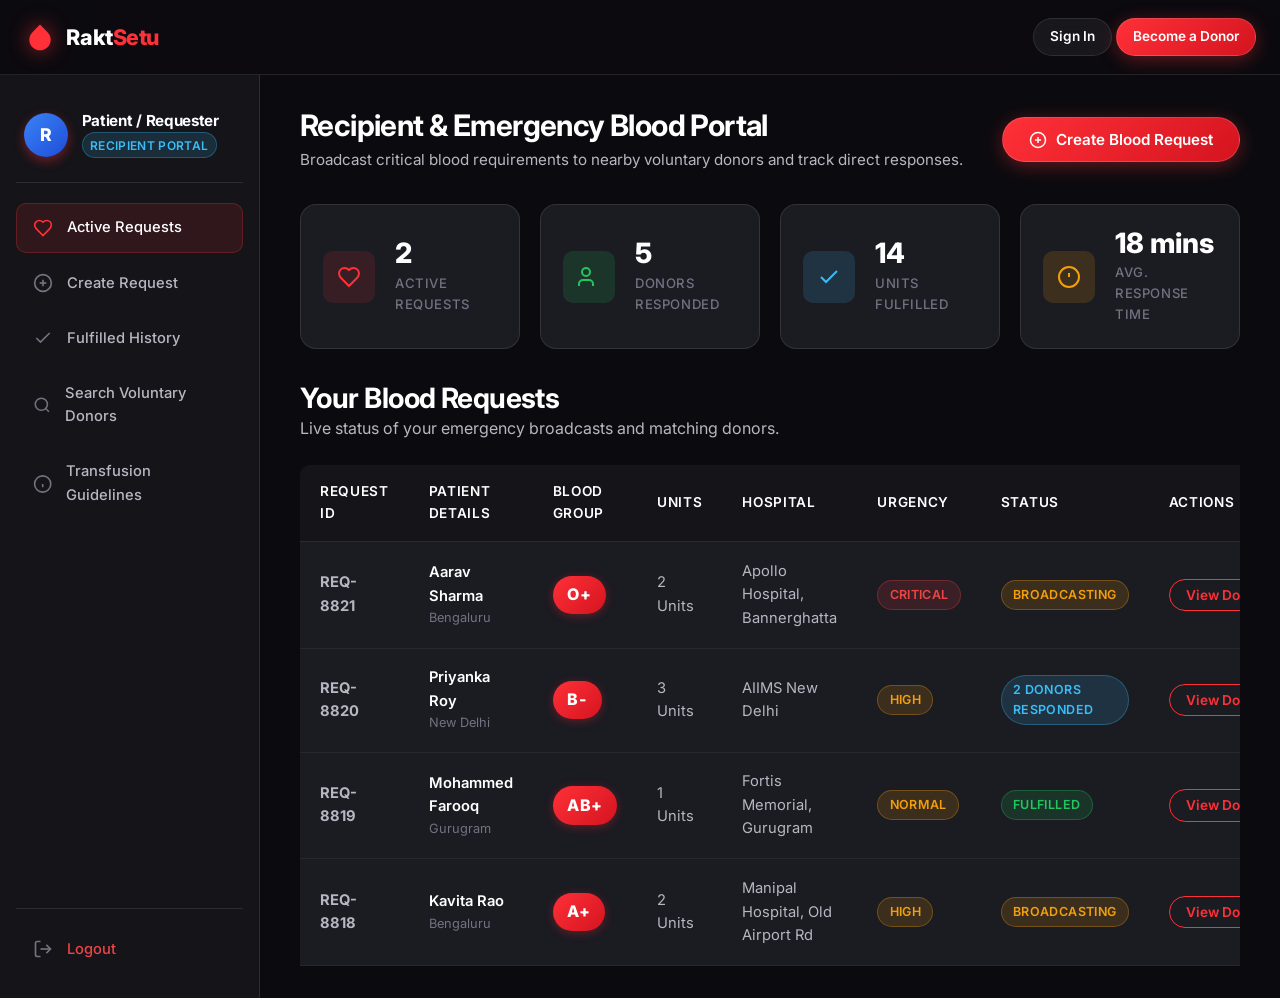
<file: frontend/recipient-dashboard.html>
<!DOCTYPE html>
<html lang="en">
<head>
  <meta charset="UTF-8">
  <meta name="viewport" content="width=device-width, initial-scale=1.0">
  <title>Recipient Dashboard — RaktSetu</title>
  <link rel="stylesheet" href="css/style.css">
  <link rel="stylesheet" href="css/components.css">
  <link rel="stylesheet" href="css/dashboards.css">
  <link rel="icon" href="data:image/svg+xml,<svg xmlns='http://www.w3.org/2000/svg' viewBox='0 0 24 24' fill='%23FF3038'><path d='M12 2.69l5.66 5.66a8 8 0 1 1-11.31 0z'/></svg>">
</head>
<body>

  <!-- Top Navigation -->
  <nav class="navbar">
    <div class="container navbar-container">
      <a href="index.html" class="brand-logo">
        <svg viewBox="0 0 24 24" fill="none" xmlns="http://www.w3.org/2000/svg">
          <path d="M12 2.69l5.66 5.66a8 8 0 1 1-11.31 0z" fill="#FF3038"/>
        </svg>
        <span>Rakt<span class="highlight">Setu</span></span>
      </a>

      <div class="nav-actions">
        <div id="nav-auth-actions"></div>
      </div>
    </div>
  </nav>

  <div class="dashboard-wrapper">
    <!-- Sidebar -->
    <aside class="dashboard-sidebar">
      <div>
        <div class="sidebar-user-brief">
          <div class="sidebar-avatar" style="background:linear-gradient(135deg, #3B82F6 0%, #1D4ED8 100%);">R</div>
          <div class="sidebar-user-info">
            <h5 class="user-full-name">Patient / Requester</h5>
            <p><span class="badge badge-info" style="font-size:0.75rem; padding:0.15rem 0.45rem;">Recipient Portal</span></p>
          </div>
        </div>

        <ul class="sidebar-nav">
          <li>
            <a href="#active-requests" class="sidebar-link active" data-tab="active-requests">
              <svg viewBox="0 0 24 24" fill="none" stroke="currentColor" stroke-width="2"><path d="M19 14c1.49-1.46 3-3.21 3-5.5A5.5 5.5 0 0 0 16.5 3c-1.76 0-3 .5-4.5 2-1.5-1.5-2.74-2-4.5-2A5.5 5.5 0 0 0 2 8.5c0 2.3 1.5 4.05 3 5.5l7 7Z"/></svg>
              Active Requests
            </a>
          </li>
          <li>
            <a href="#create" class="sidebar-link" onclick="openModal('create-request-modal')">
              <svg viewBox="0 0 24 24" fill="none" stroke="currentColor" stroke-width="2"><circle cx="12" cy="12" r="10"/><line x1="12" y1="8" x2="12" y2="16"/><line x1="8" y1="12" x2="16" y2="12"/></svg>
              Create Request
            </a>
          </li>
          <li>
            <a href="#fulfilled" class="sidebar-link" data-tab="fulfilled">
              <svg viewBox="0 0 24 24" fill="none" stroke="currentColor" stroke-width="2"><polyline points="20 6 9 17 4 12"/></svg>
              Fulfilled History
            </a>
          </li>
          <li>
            <a href="search.html" class="sidebar-link">
              <svg viewBox="0 0 24 24" fill="none" stroke="currentColor" stroke-width="2"><circle cx="11" cy="11" r="8"></circle><line x1="21" y1="21" x2="16.65" y2="16.65"></line></svg>
              Search Voluntary Donors
            </a>
          </li>
          <li>
            <a href="#guidelines" class="sidebar-link" data-tab="guidelines">
              <svg viewBox="0 0 24 24" fill="none" stroke="currentColor" stroke-width="2"><circle cx="12" cy="12" r="10"/><line x1="12" y1="16" x2="12" y2="12"/><line x1="12" y1="8" x2="12.01" y2="8"/></svg>
              Transfusion Guidelines
            </a>
          </li>
        </ul>
      </div>

      <div class="sidebar-bottom">
        <a href="javascript:void(0)" onclick="handleNavbarLogout()" class="sidebar-link" style="color:var(--danger);">
          <svg viewBox="0 0 24 24" fill="none" stroke="currentColor" stroke-width="2"><path d="M9 21H5a2 2 0 0 1-2-2V5a2 2 0 0 1 2-2h4"/><polyline points="16 17 21 12 16 7"/><line x1="21" y1="12" x2="9" y2="12"/></svg>
          Logout
        </a>
      </div>
    </aside>

    <!-- Main Content -->
    <main class="dashboard-main">
      <header class="dashboard-header">
        <div class="welcome-title">
          <h2>Recipient & Emergency Blood Portal</h2>
          <p>Broadcast critical blood requirements to nearby voluntary donors and track direct responses.</p>
        </div>

        <div class="dashboard-header-actions">
          <button class="btn btn-primary" onclick="openModal('create-request-modal')">
            <svg width="18" height="18" viewBox="0 0 24 24" fill="none" stroke="currentColor" stroke-width="2"><circle cx="12" cy="12" r="10"/><line x1="12" y1="8" x2="12" y2="16"/><line x1="8" y1="12" x2="16" y2="12"/></svg>
            Create Blood Request
          </button>
        </div>
      </header>

      <!-- KPI Metrics -->
      <div class="kpi-grid">
        <div class="kpi-card">
          <div class="kpi-icon-wrap red">
            <svg width="24" height="24" viewBox="0 0 24 24" fill="none" stroke="currentColor" stroke-width="2"><path d="M19 14c1.49-1.46 3-3.21 3-5.5A5.5 5.5 0 0 0 16.5 3c-1.76 0-3 .5-4.5 2-1.5-1.5-2.74-2-4.5-2A5.5 5.5 0 0 0 2 8.5c0 2.3 1.5 4.05 3 5.5l7 7Z"/></svg>
          </div>
          <div class="kpi-details">
            <div class="kpi-num">2</div>
            <div class="kpi-title">Active Requests</div>
          </div>
        </div>

        <div class="kpi-card">
          <div class="kpi-icon-wrap green">
            <svg width="24" height="24" viewBox="0 0 24 24" fill="none" stroke="currentColor" stroke-width="2"><path d="M16 21v-2a4 4 0 0 0-4-4H6a4 4 0 0 0-4 4v2"/><circle cx="9" cy="7" r="4"/></svg>
          </div>
          <div class="kpi-details">
            <div class="kpi-num">5</div>
            <div class="kpi-title">Donors Responded</div>
          </div>
        </div>

        <div class="kpi-card">
          <div class="kpi-icon-wrap blue">
            <svg width="24" height="24" viewBox="0 0 24 24" fill="none" stroke="currentColor" stroke-width="2"><polyline points="20 6 9 17 4 12"/></svg>
          </div>
          <div class="kpi-details">
            <div class="kpi-num">14</div>
            <div class="kpi-title">Units Fulfilled</div>
          </div>
        </div>

        <div class="kpi-card">
          <div class="kpi-icon-wrap yellow">
            <svg width="24" height="24" viewBox="0 0 24 24" fill="none" stroke="currentColor" stroke-width="2"><circle cx="12" cy="12" r="10"/><line x1="12" y1="8" x2="12" y2="12"/><line x1="12" y1="16" x2="12.01" y2="16"/></svg>
          </div>
          <div class="kpi-details">
            <div class="kpi-num">18 mins</div>
            <div class="kpi-title">Avg. Response Time</div>
          </div>
        </div>
      </div>

      <!-- TAB 1: ACTIVE REQUESTS -->
      <div id="panel-active-requests" class="dashboard-panel active">
        <div class="panel-header">
          <div>
            <h3>Your Blood Requests</h3>
            <p>Live status of your emergency broadcasts and matching donors.</p>
          </div>
        </div>

        <div class="table-responsive">
          <table class="table">
            <thead>
              <tr>
                <th>Request ID</th>
                <th>Patient Details</th>
                <th>Blood Group</th>
                <th>Units</th>
                <th>Hospital</th>
                <th>Urgency</th>
                <th>Status</th>
                <th>Actions</th>
              </tr>
            </thead>
            <tbody id="recipient-requests-table-body">
              <!-- Populated by recipient-dashboard.js -->
            </tbody>
          </table>
        </div>
      </div>

      <!-- TAB 2: FULFILLED HISTORY -->
      <div id="panel-fulfilled" class="dashboard-panel">
        <div class="panel-header">
          <h3>Fulfilled Blood Requests</h3>
        </div>
        <div class="table-responsive">
          <table class="table">
            <thead>
              <tr>
                <th>Request ID</th>
                <th>Patient</th>
                <th>Blood Group</th>
                <th>Units</th>
                <th>Hospital</th>
                <th>Fulfilled On</th>
                <th>Status</th>
              </tr>
            </thead>
            <tbody>
              <tr>
                <td>REQ-8819</td>
                <td>Mohammed Farooq</td>
                <td><span class="badge badge-blood">AB+</span></td>
                <td>1 Unit</td>
                <td>Fortis Memorial, Gurugram</td>
                <td>01 Nov 2026</td>
                <td><span class="badge badge-success">Fulfilled</span></td>
              </tr>
            </tbody>
          </table>
        </div>
      </div>

      <!-- TAB 3: GUIDELINES -->
      <div id="panel-guidelines" class="dashboard-panel">
        <div class="panel-header">
          <h3>Emergency Blood Transfusion Protocols</h3>
        </div>
        <div class="card" style="max-width:800px;">
          <h4 style="margin-bottom:1rem; color:var(--primary-red);">Important Safety & Legal Information:</h4>
          <ul style="padding-left:1.25rem; color:var(--text-secondary); line-height:1.8; font-size:0.92rem;">
            <li>All voluntary donations must take place exclusively at registered hospital blood banks or certified blood collection centers.</li>
            <li>Direct patient-to-donor cross-matching, antibody screening, and infectious disease testing are mandatory prior to any transfusion.</li>
            <li>Never pay or transfer monetary compensation to any individual claiming to sell blood. Blood sale is illegal under the National Blood Policy.</li>
            <li>Contact BloodConnect emergency helpline (1800-BLOOD-CONNECT) for any coordination support.</li>
          </ul>
        </div>
      </div>
    </main>
  </div>

  <!-- CREATE BLOOD REQUEST MODAL -->
  <div id="create-request-modal" class="modal-backdrop">
    <div class="modal-dialog" style="max-width:680px;">
      <div class="modal-header">
        <h4 style="display:flex; align-items:center; gap:0.5rem;">
          <span style="color:var(--primary-red);">🩸</span>
          Create Emergency Blood Request
        </h4>
        <button class="modal-close" onclick="closeModal('create-request-modal')">✕</button>
      </div>
      <div class="modal-body">
        <form id="create-request-form">
          <div class="grid grid-2">
            <div class="form-group">
              <label class="form-label">Patient Full Name <span class="required">*</span></label>
              <input type="text" id="newreq-patient" class="form-control" placeholder="e.g. Ramesh Chandra" required>
            </div>
            <div class="form-group">
              <label class="form-label">Required Blood Group <span class="required">*</span></label>
              <select id="newreq-blood-group" class="form-select" required>
                <option value="O_POSITIVE">O+ (O Positive)</option>
                <option value="O_NEGATIVE">O- (O Negative)</option>
                <option value="A_POSITIVE">A+ (A Positive)</option>
                <option value="A_NEGATIVE">A- (A Negative)</option>
                <option value="B_POSITIVE">B+ (B Positive)</option>
                <option value="B_NEGATIVE">B- (B Negative)</option>
                <option value="AB_POSITIVE">AB+ (AB Positive)</option>
                <option value="AB_NEGATIVE">AB- (AB Negative)</option>
              </select>
            </div>
          </div>

          <div class="grid grid-2">
            <div class="form-group">
              <label class="form-label">Required Units <span class="required">*</span></label>
              <input type="number" id="newreq-units" class="form-control" value="2" min="1" max="10" required>
            </div>
            <div class="form-group">
              <label class="form-label">Urgency Level <span class="required">*</span></label>
              <select id="newreq-urgency" class="form-select" required>
                <option value="CRITICAL">Critical (Within 6-12 Hours)</option>
                <option value="HIGH">High (Within 24 Hours)</option>
                <option value="NORMAL">Normal (Within 2-3 Days)</option>
              </select>
            </div>
          </div>

          <div class="form-group">
            <label class="form-label">Hospital Name & Department <span class="required">*</span></label>
            <input type="text" id="newreq-hospital" class="form-control" placeholder="e.g. Manipal Hospital, ICU 3rd Floor" required>
          </div>

          <div class="grid grid-2">
            <div class="form-group">
              <label class="form-label">City <span class="required">*</span></label>
              <input type="text" id="newreq-city" class="form-control" placeholder="e.g. Bengaluru" required>
            </div>
            <div class="form-group">
              <label class="form-label">PIN Code <span class="required">*</span></label>
              <input type="text" id="newreq-pincode" class="form-control" placeholder="e.g. 560001" required>
            </div>
          </div>

          <div class="grid grid-2">
            <div class="form-group">
              <label class="form-label">Required Date & Time <span class="required">*</span></label>
              <input type="date" id="newreq-date" class="form-control" required>
            </div>
            <div class="form-group">
              <label class="form-label">Requester Mobile Number <span class="required">*</span></label>
              <input type="tel" id="newreq-contact" class="form-control" pattern="^[6-9][0-9]{9}$" placeholder="10-digit mobile" required>
            </div>
          </div>

          <div class="form-group">
            <label class="form-check">
              <input type="checkbox" id="newreq-consent" required>
              <span>I confirm that this blood request is for a genuine hospitalized patient and agree to coordinate solely through the hospital's licensed blood bank.</span>
            </label>
          </div>

          <div class="modal-footer" style="padding:1rem 0 0; border-top:none;">
            <button type="button" class="btn btn-secondary btn-sm" onclick="closeModal('create-request-modal')">Cancel</button>
            <button type="submit" class="btn btn-primary btn-sm">Broadcast Emergency Request</button>
          </div>
        </form>
      </div>
    </div>
  </div>

  <script src="js/api.js"></script>
  <script src="js/common.js"></script>
  <script src="js/recipient-dashboard.js"></script>
</body>
</html>
</file>
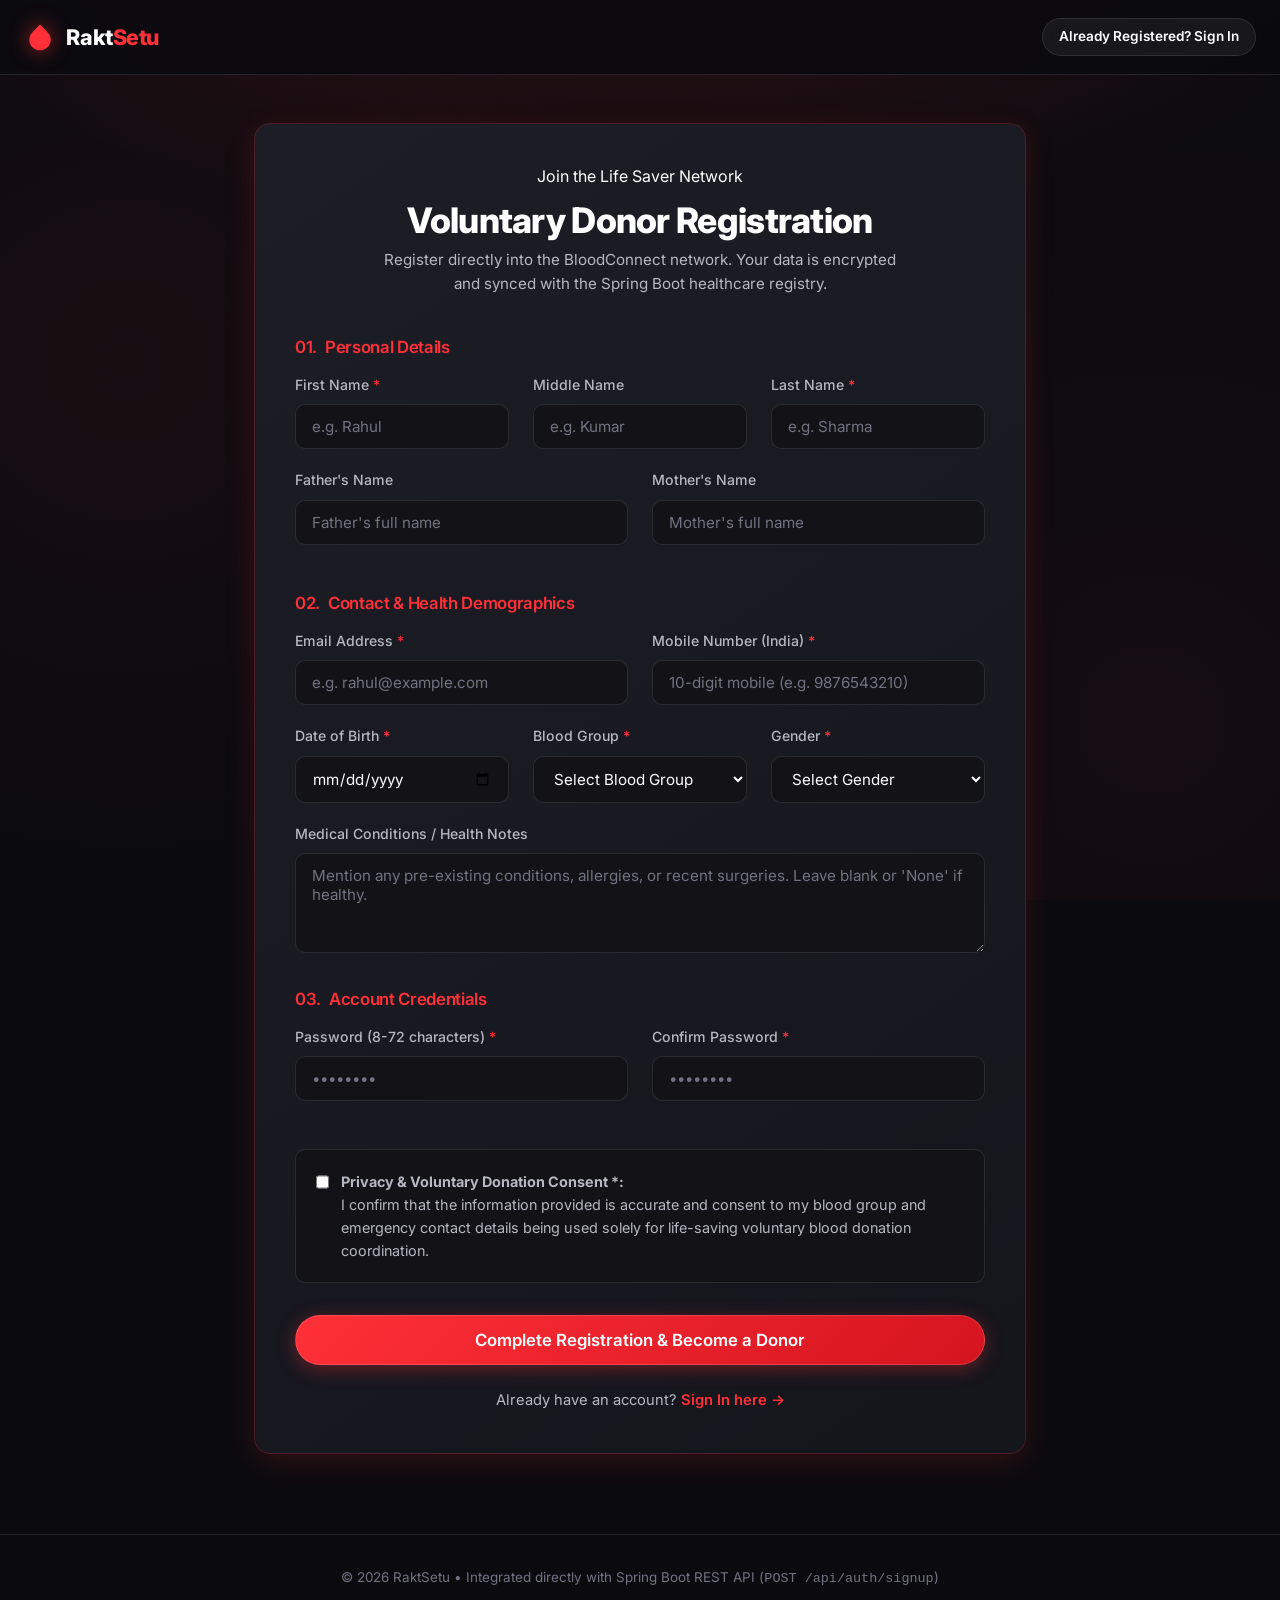
<file: frontend/register.html>
<!DOCTYPE html>
<html lang="en">
<head>
  <meta charset="UTF-8">
  <meta name="viewport" content="width=device-width, initial-scale=1.0">
  <title>Become a Voluntary Donor — RaktSetu</title>
  <link rel="stylesheet" href="css/style.css">
  <link rel="stylesheet" href="css/components.css">
  <link rel="icon" href="data:image/svg+xml,<svg xmlns='http://www.w3.org/2000/svg' viewBox='0 0 24 24' fill='%23FF3038'><path d='M12 2.69l5.66 5.66a8 8 0 1 1-11.31 0z'/></svg>">
</head>
<body>

  <!-- Navigation -->
  <nav class="navbar">
    <div class="container navbar-container">
      <a href="index.html" class="brand-logo">
        <svg viewBox="0 0 24 24" fill="none" xmlns="http://www.w3.org/2000/svg">
          <path d="M12 2.69l5.66 5.66a8 8 0 1 1-11.31 0z" fill="#FF3038"/>
        </svg>
        <span>Rakt<span class="highlight">Setu</span></span>
      </a>

      <div class="nav-actions">
        <a href="login.html" class="btn btn-secondary btn-sm">Already Registered? Sign In</a>
      </div>
    </div>
  </nav>

  <!-- Signup Form Main Section -->
  <main class="section" style="padding-top:3rem;">
    <div class="container" style="max-width:820px;">
      <div class="card card-glow" style="padding:2.5rem 2.5rem;">
        <div style="text-align:center; margin-bottom:2.5rem;">
          <span class="section-tag">Join the Life Saver Network</span>
          <h1 style="font-size:2.2rem; margin-top:0.5rem; margin-bottom:0.4rem;">Voluntary Donor Registration</h1>
          <p style="font-size:0.95rem; max-width:540px; margin:0 auto;">
            Register directly into the BloodConnect network. Your data is encrypted and synced with the Spring Boot healthcare registry.
          </p>
        </div>

        <form id="signup-form">
          <!-- SECTION 1: Personal Details -->
          <div style="margin-bottom:1.75rem;">
            <h4 style="font-size:1.05rem; color:var(--primary-red); margin-bottom:1rem; display:flex; align-items:center; gap:0.5rem;">
              <span>01.</span> Personal Details
            </h4>

            <div class="grid grid-3">
              <div class="form-group">
                <label class="form-label">First Name <span class="required">*</span></label>
                <input type="text" id="signup-first-name" class="form-control" placeholder="e.g. Rahul" maxlength="80" required>
              </div>
              <div class="form-group">
                <label class="form-label">Middle Name</label>
                <input type="text" id="signup-middle-name" class="form-control" placeholder="e.g. Kumar" maxlength="80">
              </div>
              <div class="form-group">
                <label class="form-label">Last Name <span class="required">*</span></label>
                <input type="text" id="signup-last-name" class="form-control" placeholder="e.g. Sharma" maxlength="80" required>
              </div>
            </div>

            <div class="grid grid-2">
              <div class="form-group">
                <label class="form-label">Father's Name</label>
                <input type="text" id="signup-father-name" class="form-control" placeholder="Father's full name" maxlength="160">
              </div>
              <div class="form-group">
                <label class="form-label">Mother's Name</label>
                <input type="text" id="signup-mother-name" class="form-control" placeholder="Mother's full name" maxlength="160">
              </div>
            </div>
          </div>

          <!-- SECTION 2: Contact & Medical Identification -->
          <div style="margin-bottom:1.75rem;">
            <h4 style="font-size:1.05rem; color:var(--primary-red); margin-bottom:1rem; display:flex; align-items:center; gap:0.5rem;">
              <span>02.</span> Contact & Health Demographics
            </h4>

            <div class="grid grid-2">
              <div class="form-group">
                <label class="form-label">Email Address <span class="required">*</span></label>
                <input type="email" id="signup-email" class="form-control" placeholder="e.g. rahul@example.com" maxlength="254" required autocomplete="username">
              </div>
              <div class="form-group">
                <label class="form-label">Mobile Number (India) <span class="required">*</span></label>
                <input type="tel" id="signup-mobile" class="form-control" placeholder="10-digit mobile (e.g. 9876543210)" pattern="^[6-9][0-9]{9}$" maxlength="10" required>
              </div>
            </div>

            <div class="grid grid-3">
              <div class="form-group">
                <label class="form-label">Date of Birth <span class="required">*</span></label>
                <input type="date" id="signup-dob" class="form-control" required>
              </div>
              <div class="form-group">
                <label class="form-label">Blood Group <span class="required">*</span></label>
                <select id="signup-blood-group" class="form-select" required>
                  <option value="">Select Blood Group</option>
                  <option value="A_POSITIVE">A+ (A Positive)</option>
                  <option value="A_NEGATIVE">A- (A Negative)</option>
                  <option value="B_POSITIVE">B+ (B Positive)</option>
                  <option value="B_NEGATIVE">B- (B Negative)</option>
                  <option value="AB_POSITIVE">AB+ (AB Positive)</option>
                  <option value="AB_NEGATIVE">AB- (AB Negative)</option>
                  <option value="O_POSITIVE">O+ (O Positive)</option>
                  <option value="O_NEGATIVE">O- (O Negative)</option>
                </select>
              </div>
              <div class="form-group">
                <label class="form-label">Gender <span class="required">*</span></label>
                <select id="signup-gender" class="form-select" required>
                  <option value="">Select Gender</option>
                  <option value="MALE">Male</option>
                  <option value="FEMALE">Female</option>
                  <option value="OTHER">Other</option>
                  <option value="PREFER_NOT_TO_SAY">Prefer Not to Say</option>
                </select>
              </div>
            </div>

            <div class="form-group">
              <label class="form-label">Medical Conditions / Health Notes</label>
              <textarea id="signup-medical" class="form-control" placeholder="Mention any pre-existing conditions, allergies, or recent surgeries. Leave blank or 'None' if healthy." maxlength="2000"></textarea>
            </div>
          </div>

          <!-- SECTION 3: Account Security -->
          <div style="margin-bottom:1.75rem;">
            <h4 style="font-size:1.05rem; color:var(--primary-red); margin-bottom:1rem; display:flex; align-items:center; gap:0.5rem;">
              <span>03.</span> Account Credentials
            </h4>

            <div class="grid grid-2">
              <div class="form-group">
                <label class="form-label">Password (8-72 characters) <span class="required">*</span></label>
                <input type="password" id="signup-password" class="form-control" placeholder="••••••••" minlength="8" maxlength="72" required autocomplete="new-password">
              </div>
              <div class="form-group">
                <label class="form-label">Confirm Password <span class="required">*</span></label>
                <input type="password" id="signup-confirm-password" class="form-control" placeholder="••••••••" minlength="8" maxlength="72" required autocomplete="new-password">
              </div>
            </div>
          </div>

          <!-- SECTION 4: Consent -->
          <div style="margin-bottom:2rem; padding:1.25rem; background:var(--bg-input); border-radius:var(--radius-md); border:1px solid var(--border-color);">
            <label class="form-check">
              <input type="checkbox" id="signup-consent" required>
              <span>
                <strong>Privacy & Voluntary Donation Consent <span class="required">*</span>:</strong><br>
                I confirm that the information provided is accurate and consent to my blood group and emergency contact details being used solely for life-saving voluntary blood donation coordination.
              </span>
            </label>
          </div>

          <div style="margin-bottom:1.5rem;">
            <button type="submit" class="btn btn-primary btn-block btn-lg" style="height:50px;">
              Complete Registration & Become a Donor
            </button>
          </div>

          <div style="text-align:center; font-size:0.92rem; color:var(--text-secondary);">
            Already have an account? <a href="login.html" style="font-weight:600;">Sign In here →</a>
          </div>
        </form>
      </div>
    </div>
  </main>

  <!-- Footer -->
  <footer class="footer" style="padding:2rem 0; background:transparent;">
    <div class="container" style="text-align:center; font-size:0.84rem; color:var(--text-muted);">
      © 2026 RaktSetu • Integrated directly with Spring Boot REST API (<code>POST /api/auth/signup</code>)
    </div>
  </footer>

  <script src="js/api.js"></script>
  <script src="js/common.js"></script>
  <script src="js/auth.js"></script>
</body>
</html>
</file>
<file: frontend/css/style.css>
/* ==========================================================================
   BloodConnect — Core Design System & Styling
   Theme: Dark Charcoal (#0B0B0F) & Electric Crimson (#FF3038)
   ========================================================================== */

@import url('https://fonts.googleapis.com/css2?family=Inter:wght@300;400;500;600;700;800&family=JetBrains+Mono:wght@400;600&display=swap');

:root {
  /* Color Palette */
  --bg-main: #0B0B0F;
  --bg-secondary: #141419;
  --bg-card: #1B1B22;
  --bg-card-hover: #22222C;
  --bg-input: #121217;
  
  --primary-red: #FF3038;
  --hover-red: #E51D2A;
  --primary-red-glow: rgba(255, 48, 56, 0.35);
  --primary-red-soft: rgba(255, 48, 56, 0.12);
  --primary-red-gradient: linear-gradient(135deg, #FF3038 0%, #D4141F 100%);
  --glow-gradient: radial-gradient(circle at center, rgba(255, 48, 56, 0.22) 0%, transparent 70%);

  --text-main: #FFFFFF;
  --text-secondary: #B7B7C2;
  --text-muted: #727282;

  --border-color: rgba(255, 255, 255, 0.10);
  --border-light: rgba(255, 255, 255, 0.05);
  --border-focus: rgba(255, 48, 56, 0.6);

  --success: #22C55E;
  --success-soft: rgba(34, 197, 94, 0.15);
  --warning: #F59E0B;
  --warning-soft: rgba(245, 158, 11, 0.15);
  --danger: #EF4444;
  --danger-soft: rgba(239, 68, 68, 0.15);
  --info: #38BDF8;
  --info-soft: rgba(56, 189, 248, 0.15);

  /* Typography */
  --font-sans: 'Inter', -apple-system, BlinkMacSystemFont, 'Segoe UI', Roboto, Helvetica, Arial, sans-serif;
  --font-mono: 'JetBrains Mono', monospace;

  /* Shadows */
  --shadow-sm: 0 2px 8px rgba(0, 0, 0, 0.3);
  --shadow-md: 0 8px 24px rgba(0, 0, 0, 0.45);
  --shadow-lg: 0 16px 40px rgba(0, 0, 0, 0.6);
  --shadow-red-glow: 0 0 25px rgba(255, 48, 56, 0.3);
  --shadow-red-card: 0 8px 30px rgba(255, 48, 56, 0.15);

  /* Radii */
  --radius-sm: 6px;
  --radius-md: 10px;
  --radius-lg: 16px;
  --radius-xl: 24px;
  --radius-pill: 9999px;

  /* Transitions */
  --transition-fast: 0.15s ease;
  --transition-normal: 0.25s ease;
  --transition-smooth: 0.4s cubic-bezier(0.16, 1, 0.3, 1);
}

/* Base Reset */
*, *::before, *::after {
  box-sizing: border-box;
  margin: 0;
  padding: 0;
}

html {
  font-size: 16px;
  scroll-behavior: smooth;
}

body {
  font-family: var(--font-sans);
  background-color: var(--bg-main);
  background-image: 
    radial-gradient(ellipse 90% 60% at 50% -15%, rgba(255, 48, 56, 0.18), transparent 70%),
    radial-gradient(circle at 10% 40%, rgba(255, 48, 56, 0.05), transparent 40%),
    radial-gradient(circle at 90% 80%, rgba(255, 48, 56, 0.04), transparent 50%);
  background-attachment: fixed;
  color: var(--text-main);
  min-height: 100vh;
  line-height: 1.6;
  -webkit-font-smoothing: antialiased;
  -moz-osx-font-smoothing: grayscale;
  overflow-x: hidden;
}

::selection {
  background: var(--primary-red);
  color: #FFFFFF;
}

/* Headings */
h1, h2, h3, h4, h5, h6 {
  color: var(--text-main);
  font-weight: 700;
  line-height: 1.25;
  letter-spacing: -0.02em;
}

h1 { font-size: clamp(2.2rem, 4vw + 1rem, 3.8rem); font-weight: 800; }
h2 { font-size: clamp(1.8rem, 2.5vw + 0.8rem, 2.6rem); }
h3 { font-size: clamp(1.3rem, 1.5vw + 0.6rem, 1.75rem); }
h4 { font-size: 1.25rem; font-weight: 600; }
h5 { font-size: 1.1rem; }
h6 { font-size: 0.95rem; text-transform: uppercase; letter-spacing: 0.08em; color: var(--text-muted); }

p {
  color: var(--text-secondary);
  font-size: 1rem;
}

a {
  color: var(--primary-red);
  text-decoration: none;
  transition: color var(--transition-fast);
}

a:hover {
  color: var(--hover-red);
}

img, svg {
  max-width: 100%;
  display: inline-block;
  vertical-align: middle;
}

/* Layout Utilities */
.container {
  width: 100%;
  max-width: 1280px;
  margin-left: auto;
  margin-right: auto;
  padding-left: 1.5rem;
  padding-right: 1.5rem;
}

.container-sm {
  max-width: 900px;
  margin: 0 auto;
  padding: 0 1.5rem;
}

.section {
  padding: 5rem 0;
  position: relative;
}

.section-header {
  text-align: center;
  max-width: 680px;
  margin: 0 auto 3.5rem;
}

.section-header .section-tag {
  display: inline-flex;
  align-items: center;
  gap: 0.5rem;
  padding: 0.35rem 0.9rem;
  border-radius: var(--radius-pill);
  background: var(--primary-red-soft);
  color: var(--primary-red);
  font-size: 0.82rem;
  font-weight: 600;
  letter-spacing: 0.04em;
  text-transform: uppercase;
  margin-bottom: 1rem;
  border: 1px solid rgba(255, 48, 56, 0.25);
}

.section-header p {
  margin-top: 0.75rem;
  font-size: 1.1rem;
}

/* Flex & Grid */
.flex { display: flex; }
.flex-col { flex-direction: column; }
.items-center { align-items: center; }
.justify-between { justify-content: space-between; }
.justify-center { justify-content: center; }
.gap-1 { gap: 0.5rem; }
.gap-2 { gap: 1rem; }
.gap-3 { gap: 1.5rem; }
.gap-4 { gap: 2rem; }

.grid {
  display: grid;
  gap: 1.5rem;
}

.grid-2 { grid-template-columns: repeat(2, 1fr); }
.grid-3 { grid-template-columns: repeat(3, 1fr); }
.grid-4 { grid-template-columns: repeat(4, 1fr); }

/* Buttons */
.btn {
  display: inline-flex;
  align-items: center;
  justify-content: center;
  gap: 0.6rem;
  padding: 0.75rem 1.6rem;
  font-size: 0.95rem;
  font-weight: 600;
  font-family: var(--font-sans);
  border-radius: var(--radius-pill);
  cursor: pointer;
  border: 1px solid transparent;
  transition: all var(--transition-normal);
  text-align: center;
  white-space: nowrap;
  user-select: none;
}

.btn:active {
  transform: scale(0.98);
}

.btn-primary {
  background: var(--primary-red-gradient);
  color: #FFFFFF;
  border: 1px solid rgba(255, 255, 255, 0.15);
  box-shadow: 0 4px 18px rgba(255, 48, 56, 0.35);
}

.btn-primary:hover {
  background: linear-gradient(135deg, #E51D2A 0%, #B90F18 100%);
  color: #FFFFFF;
  box-shadow: 0 6px 25px rgba(255, 48, 56, 0.5);
  transform: translateY(-2px);
}

.btn-secondary {
  background: rgba(255, 255, 255, 0.06);
  color: var(--text-main);
  border: 1px solid var(--border-color);
  backdrop-filter: blur(10px);
}

.btn-secondary:hover {
  background: rgba(255, 255, 255, 0.12);
  color: #FFFFFF;
  border-color: rgba(255, 255, 255, 0.25);
  transform: translateY(-2px);
}

.btn-outline {
  background: transparent;
  color: var(--primary-red);
  border: 1px solid var(--primary-red);
}

.btn-outline:hover {
  background: var(--primary-red-soft);
  color: #FFFFFF;
  border-color: var(--hover-red);
  box-shadow: 0 0 16px rgba(255, 48, 56, 0.25);
}

.btn-ghost {
  background: transparent;
  color: var(--text-secondary);
}

.btn-ghost:hover {
  background: rgba(255, 255, 255, 0.05);
  color: var(--text-main);
}

.btn-sm {
  padding: 0.45rem 1rem;
  font-size: 0.85rem;
}

.btn-lg {
  padding: 0.95rem 2.2rem;
  font-size: 1.05rem;
}

.btn-block {
  width: 100%;
}

.btn:disabled, .btn.disabled {
  opacity: 0.5;
  cursor: not-allowed;
  transform: none !important;
  box-shadow: none !important;
}

/* Cards */
.card {
  background: var(--bg-card);
  border: 1px solid var(--border-color);
  border-radius: var(--radius-lg);
  padding: 1.75rem;
  box-shadow: var(--shadow-md);
  transition: transform var(--transition-normal), border-color var(--transition-normal), box-shadow var(--transition-normal);
  position: relative;
  overflow: hidden;
}

.card:hover {
  border-color: rgba(255, 48, 56, 0.3);
  box-shadow: 0 12px 35px rgba(0, 0, 0, 0.5), 0 0 20px rgba(255, 48, 56, 0.08);
  transform: translateY(-3px);
}

.card-glow {
  background: linear-gradient(145deg, #1D1D26 0%, #15151C 100%);
  border: 1px solid rgba(255, 48, 56, 0.2);
  box-shadow: var(--shadow-red-card);
}

/* Forms */
.form-group {
  margin-bottom: 1.25rem;
  position: relative;
}

.form-label {
  display: block;
  font-size: 0.88rem;
  font-weight: 500;
  color: var(--text-secondary);
  margin-bottom: 0.5rem;
}

.form-label .required {
  color: var(--primary-red);
}

.form-control, .form-select {
  width: 100%;
  padding: 0.75rem 1rem;
  font-size: 0.95rem;
  font-family: var(--font-sans);
  background: var(--bg-input);
  color: var(--text-main);
  border: 1px solid var(--border-color);
  border-radius: var(--radius-md);
  outline: none;
  transition: all var(--transition-fast);
}

.form-control:focus, .form-select:focus {
  border-color: var(--border-focus);
  box-shadow: 0 0 0 3px rgba(255, 48, 56, 0.15);
  background: #17171E;
}

.form-control::placeholder {
  color: var(--text-muted);
}

textarea.form-control {
  min-height: 100px;
  resize: vertical;
}

.form-check {
  display: flex;
  align-items: flex-start;
  gap: 0.75rem;
  cursor: pointer;
  user-select: none;
  font-size: 0.9rem;
  color: var(--text-secondary);
}

.form-check input[type="checkbox"] {
  width: 18px;
  height: 18px;
  accent-color: var(--primary-red);
  cursor: pointer;
  margin-top: 3px;
}

.form-feedback {
  font-size: 0.8rem;
  margin-top: 0.35rem;
  color: var(--danger);
  display: none;
}

.form-feedback.show {
  display: block;
}

.input-with-icon {
  position: relative;
}

.input-with-icon svg, .input-with-icon i {
  position: absolute;
  left: 1rem;
  top: 50%;
  transform: translateY(-50%);
  color: var(--text-muted);
  pointer-events: none;
}

.input-with-icon .form-control {
  padding-left: 2.75rem;
}

/* Badges */
.badge {
  display: inline-flex;
  align-items: center;
  gap: 0.35rem;
  padding: 0.25rem 0.7rem;
  border-radius: var(--radius-pill);
  font-size: 0.78rem;
  font-weight: 600;
  text-transform: uppercase;
  letter-spacing: 0.03em;
}

.badge-blood {
  background: var(--primary-red-gradient);
  color: #FFFFFF;
  font-size: 1rem;
  font-weight: 800;
  padding: 0.4rem 0.9rem;
  box-shadow: 0 2px 10px rgba(255, 48, 56, 0.3);
}

.badge-success { background: var(--success-soft); color: var(--success); border: 1px solid rgba(34, 197, 94, 0.3); }
.badge-warning { background: var(--warning-soft); color: var(--warning); border: 1px solid rgba(245, 158, 11, 0.3); }
.badge-danger { background: var(--danger-soft); color: var(--danger); border: 1px solid rgba(239, 68, 68, 0.3); }
.badge-info { background: var(--info-soft); color: var(--info); border: 1px solid rgba(56, 189, 248, 0.3); }

/* Tables */
.table-responsive {
  width: 100%;
  overflow-x: auto;
  -webkit-overflow-scrolling: touch;
}

.table {
  width: 100%;
  border-collapse: separate;
  border-spacing: 0;
  color: var(--text-secondary);
}

.table th {
  background: var(--bg-secondary);
  color: var(--text-main);
  font-weight: 600;
  font-size: 0.85rem;
  text-transform: uppercase;
  letter-spacing: 0.05em;
  padding: 1rem 1.25rem;
  text-align: left;
  border-bottom: 1px solid var(--border-color);
}

.table th:first-child { border-top-left-radius: var(--radius-md); }
.table th:last-child { border-top-right-radius: var(--radius-md); }

.table td {
  padding: 1.1rem 1.25rem;
  font-size: 0.92rem;
  border-bottom: 1px solid var(--border-light);
  background: var(--bg-card);
  transition: background var(--transition-fast);
}

.table tr:hover td {
  background: #202029;
}

/* Modals */
.modal-backdrop {
  position: fixed;
  inset: 0;
  background: rgba(11, 11, 15, 0.82);
  backdrop-filter: blur(8px);
  z-index: 1000;
  display: flex;
  align-items: center;
  justify-content: center;
  padding: 1.5rem;
  opacity: 0;
  pointer-events: none;
  transition: opacity var(--transition-normal);
}

.modal-backdrop.active {
  opacity: 1;
  pointer-events: auto;
}

.modal-dialog {
  background: var(--bg-card);
  border: 1px solid var(--border-color);
  border-radius: var(--radius-lg);
  box-shadow: 0 20px 60px rgba(0, 0, 0, 0.7), 0 0 30px rgba(255, 48, 56, 0.15);
  width: 100%;
  max-width: 560px;
  max-height: 90vh;
  overflow-y: auto;
  transform: translateY(20px) scale(0.97);
  transition: transform var(--transition-smooth);
}

.modal-backdrop.active .modal-dialog {
  transform: translateY(0) scale(1);
}

.modal-header {
  padding: 1.5rem 1.75rem;
  border-bottom: 1px solid var(--border-color);
  display: flex;
  align-items: center;
  justify-content: space-between;
}

.modal-body {
  padding: 1.75rem;
}

.modal-footer {
  padding: 1.25rem 1.75rem;
  border-top: 1px solid var(--border-color);
  display: flex;
  align-items: center;
  justify-content: flex-end;
  gap: 1rem;
}

.modal-close {
  background: transparent;
  border: none;
  color: var(--text-muted);
  cursor: pointer;
  padding: 0.5rem;
  border-radius: var(--radius-sm);
  display: flex;
  align-items: center;
  justify-content: center;
  transition: color var(--transition-fast);
}

.modal-close:hover {
  color: var(--text-main);
  background: rgba(255, 255, 255, 0.08);
}

/* Animations */
@keyframes pulseGlow {
  0%, 100% {
    box-shadow: 0 0 15px rgba(255, 48, 56, 0.3);
    transform: scale(1);
  }
  50% {
    box-shadow: 0 0 30px rgba(255, 48, 56, 0.6);
    transform: scale(1.02);
  }
}

@keyframes heartbeat {
  0% { transform: scale(1); }
  14% { transform: scale(1.15); }
  28% { transform: scale(1); }
  42% { transform: scale(1.15); }
  70% { transform: scale(1); }
}

@keyframes ecgScroll {
  0% { stroke-dashoffset: 1000; }
  100% { stroke-dashoffset: 0; }
}

.animate-pulse {
  animation: pulseGlow 3s infinite ease-in-out;
}

.animate-heartbeat {
  animation: heartbeat 1.8s infinite ease-in-out;
}

/* Responsive Utilities */
@media (max-width: 1024px) {
  .grid-4 { grid-template-columns: repeat(2, 1fr); }
  .grid-3 { grid-template-columns: repeat(2, 1fr); }
}

@media (max-width: 768px) {
  .section { padding: 3.5rem 0; }
  .grid-4, .grid-3, .grid-2 { grid-template-columns: 1fr; }
  .flex-mobile-col { flex-direction: column; }
  .hide-on-mobile { display: none !important; }
}

@media (max-width: 390px) {
  .container { padding-left: 1rem; padding-right: 1rem; }
  .btn { width: 100%; }
}
</file>
<file: frontend/css/components.css>
/* ==========================================================================
   BloodConnect — Components (Navbar, Footer, Toasts, Cards, Badges)
   ========================================================================== */

/* --- Top Announcement / Emergency Alert Bar --- */
.emergency-ticker {
  background: linear-gradient(90deg, #7A0C13 0%, #B90F18 50%, #7A0C13 100%);
  color: #FFFFFF;
  padding: 0.45rem 1rem;
  font-size: 0.82rem;
  font-weight: 500;
  display: flex;
  align-items: center;
  justify-content: center;
  gap: 0.75rem;
  border-bottom: 1px solid rgba(255, 255, 255, 0.1);
  position: relative;
  z-index: 101;
}

.emergency-ticker .badge-urgent {
  background: #FFFFFF;
  color: #B90F18;
  font-weight: 700;
  padding: 0.15rem 0.5rem;
  border-radius: var(--radius-pill);
  font-size: 0.75rem;
  text-transform: uppercase;
}

/* --- Main Navigation Bar --- */
.navbar {
  position: sticky;
  top: 0;
  z-index: 100;
  background: rgba(11, 11, 15, 0.88);
  backdrop-filter: blur(14px);
  -webkit-backdrop-filter: blur(14px);
  border-bottom: 1px solid var(--border-color);
  transition: all var(--transition-normal);
}

.navbar-container {
  display: flex;
  align-items: center;
  justify-content: space-between;
  height: 74px;
}

.brand-logo {
  display: flex;
  align-items: center;
  gap: 0.65rem;
  font-size: 1.35rem;
  font-weight: 800;
  color: var(--text-main);
  letter-spacing: -0.02em;
}

.brand-logo svg {
  width: 32px;
  height: 32px;
  filter: drop-shadow(0 0 10px rgba(255, 48, 56, 0.6));
}

.brand-logo span.highlight {
  color: var(--primary-red);
}

.nav-menu {
  display: flex;
  align-items: center;
  gap: 2rem;
  list-style: none;
}

.nav-link {
  color: var(--text-secondary);
  font-size: 0.94rem;
  font-weight: 500;
  transition: color var(--transition-fast);
  position: relative;
  padding: 0.5rem 0;
}

.nav-link:hover, .nav-link.active {
  color: var(--text-main);
}

.nav-link.active::after {
  content: '';
  position: absolute;
  bottom: 0;
  left: 0;
  width: 100%;
  height: 2px;
  background: var(--primary-red);
  border-radius: 2px;
  box-shadow: 0 0 8px var(--primary-red);
}

.nav-actions {
  display: flex;
  align-items: center;
  gap: 1rem;
}

/* Backend Status Pill */
.backend-status-pill {
  display: inline-flex;
  align-items: center;
  gap: 0.45rem;
  padding: 0.35rem 0.75rem;
  background: rgba(255, 255, 255, 0.04);
  border: 1px solid var(--border-color);
  border-radius: var(--radius-pill);
  font-size: 0.76rem;
  font-weight: 600;
  color: var(--text-secondary);
  cursor: pointer;
  transition: all var(--transition-fast);
}

.backend-status-pill:hover {
  background: rgba(255, 255, 255, 0.08);
  border-color: rgba(255, 255, 255, 0.2);
}

.backend-status-dot {
  width: 8px;
  height: 8px;
  border-radius: 50%;
  background: #64748B;
}

.backend-status-dot.online {
  background: var(--success);
  box-shadow: 0 0 10px var(--success);
}

.backend-status-dot.offline {
  background: var(--warning);
  box-shadow: 0 0 10px var(--warning);
}

/* User Menu in Nav */
.user-menu-wrapper {
  position: relative;
}

.user-profile-btn {
  display: flex;
  align-items: center;
  gap: 0.65rem;
  padding: 0.35rem 0.85rem 0.35rem 0.45rem;
  border-radius: var(--radius-pill);
  background: var(--bg-card);
  border: 1px solid var(--border-color);
  color: var(--text-main);
  cursor: pointer;
  font-family: var(--font-sans);
  font-size: 0.88rem;
  transition: all var(--transition-fast);
}

.user-profile-btn:hover {
  border-color: var(--primary-red);
}

.user-avatar-circle {
  width: 32px;
  height: 32px;
  border-radius: 50%;
  background: var(--primary-red-gradient);
  display: flex;
  align-items: center;
  justify-content: center;
  font-weight: 700;
  font-size: 0.82rem;
  color: #FFFFFF;
}

.user-dropdown {
  position: absolute;
  right: 0;
  top: calc(100% + 10px);
  width: 220px;
  background: var(--bg-card);
  border: 1px solid var(--border-color);
  border-radius: var(--radius-md);
  box-shadow: var(--shadow-lg);
  padding: 0.5rem;
  display: none;
  z-index: 1000;
}

.user-dropdown.show {
  display: block;
}

.user-dropdown-item {
  display: flex;
  align-items: center;
  gap: 0.75rem;
  padding: 0.65rem 0.85rem;
  color: var(--text-secondary);
  font-size: 0.88rem;
  border-radius: var(--radius-sm);
  transition: all var(--transition-fast);
  cursor: pointer;
}

.user-dropdown-item:hover {
  background: rgba(255, 48, 56, 0.12);
  color: #FFFFFF;
}

.user-dropdown-item.text-danger:hover {
  background: rgba(239, 68, 68, 0.15);
  color: var(--danger);
}

/* Mobile Nav Toggle */
.mobile-nav-toggle {
  display: none;
  background: transparent;
  border: none;
  color: var(--text-main);
  padding: 0.5rem;
  cursor: pointer;
}

@media (max-width: 900px) {
  .mobile-nav-toggle { display: block; }
  .nav-menu {
    position: fixed;
    top: 74px;
    left: 0;
    width: 100%;
    background: var(--bg-secondary);
    border-bottom: 1px solid var(--border-color);
    flex-direction: column;
    align-items: flex-start;
    padding: 1.5rem;
    gap: 1.25rem;
    display: none;
  }
  .nav-menu.open {
    display: flex;
  }
  .nav-link { width: 100%; font-size: 1.05rem; }
  .nav-actions {
    display: flex;
    align-items: center;
    gap: 0.5rem;
  }
  .user-profile-btn span:not(.badge) {
    display: none;
  }
}

/* --- Hero Section Styling --- */
.hero {
  padding: 4.5rem 0 6rem;
  position: relative;
  overflow: hidden;
}

.hero-grid {
  display: grid;
  grid-template-columns: 1.15fr 0.85fr;
  align-items: center;
  gap: 3.5rem;
}

.hero-tagline {
  display: inline-flex;
  align-items: center;
  gap: 0.5rem;
  padding: 0.4rem 1rem;
  border-radius: var(--radius-pill);
  background: rgba(255, 48, 56, 0.12);
  border: 1px solid rgba(255, 48, 56, 0.3);
  color: var(--primary-red);
  font-size: 0.85rem;
  font-weight: 600;
  margin-bottom: 1.5rem;
}

.hero-headline {
  font-size: clamp(2.5rem, 5vw + 1rem, 4.2rem);
  font-weight: 800;
  line-height: 1.15;
  letter-spacing: -0.03em;
  margin-bottom: 1.5rem;
}

.hero-headline .text-gradient-red {
  background: linear-gradient(135deg, #FF3038 0%, #FF7A80 100%);
  -webkit-background-clip: text;
  -webkit-text-fill-color: transparent;
}

.hero-description {
  font-size: 1.2rem;
  color: var(--text-secondary);
  line-height: 1.6;
  margin-bottom: 2.5rem;
  max-width: 540px;
}

.hero-cta {
  display: flex;
  align-items: center;
  gap: 1.25rem;
  flex-wrap: wrap;
}

.hero-visual-wrapper {
  position: relative;
  display: flex;
  justify-content: center;
  align-items: center;
}

.hero-glow-sphere {
  position: absolute;
  width: 440px;
  height: 440px;
  border-radius: 50%;
  background: radial-gradient(circle, rgba(255, 48, 56, 0.28) 0%, rgba(255, 48, 56, 0.05) 50%, transparent 70%);
  filter: blur(30px);
  z-index: 1;
  pointer-events: none;
}

.hero-illustration-card {
  position: relative;
  z-index: 2;
  width: 100%;
  max-width: 420px;
  background: rgba(27, 27, 34, 0.85);
  backdrop-filter: blur(16px);
  border: 1px solid rgba(255, 48, 56, 0.3);
  border-radius: var(--radius-xl);
  padding: 2.25rem;
  box-shadow: 0 25px 60px rgba(0, 0, 0, 0.6), 0 0 35px rgba(255, 48, 56, 0.2);
}

.floating-pill {
  position: absolute;
  padding: 0.6rem 1rem;
  border-radius: var(--radius-pill);
  background: rgba(20, 20, 25, 0.9);
  backdrop-filter: blur(10px);
  border: 1px solid rgba(255, 255, 255, 0.15);
  font-size: 0.82rem;
  font-weight: 600;
  color: var(--text-main);
  display: flex;
  align-items: center;
  gap: 0.6rem;
  box-shadow: 0 10px 25px rgba(0, 0, 0, 0.4);
  z-index: 3;
}

.floating-pill.pill-top-right {
  top: -15px;
  right: -20px;
  border-color: rgba(34, 197, 94, 0.4);
}

.floating-pill.pill-bottom-left {
  bottom: -15px;
  left: -20px;
  border-color: rgba(255, 48, 56, 0.4);
}

@media (max-width: 1024px) {
  .hero-grid {
    grid-template-columns: 1fr;
    text-align: center;
    gap: 3rem;
  }
  .hero-description {
    margin-left: auto;
    margin-right: auto;
  }
  .hero-cta {
    justify-content: center;
  }
  .floating-pill.pill-top-right { right: 10px; }
  .floating-pill.pill-bottom-left { left: 10px; }
}

/* --- Stats Counter Section --- */
.stats-section {
  padding: 3rem 0;
  border-top: 1px solid var(--border-color);
  border-bottom: 1px solid var(--border-color);
  background: rgba(20, 20, 25, 0.5);
}

.stat-card {
  text-align: center;
  padding: 1.5rem 1rem;
  position: relative;
}

.stat-card:not(:last-child)::after {
  content: '';
  position: absolute;
  right: 0;
  top: 25%;
  height: 50%;
  width: 1px;
  background: var(--border-color);
}

@media (max-width: 768px) {
  .stat-card:not(:last-child)::after { display: none; }
}

.stat-number {
  font-size: clamp(2.2rem, 3.5vw, 3.2rem);
  font-weight: 800;
  color: var(--text-main);
  letter-spacing: -0.02em;
  line-height: 1.1;
  margin-bottom: 0.4rem;
}

.stat-number span.plus {
  color: var(--primary-red);
}

.stat-label {
  color: var(--text-secondary);
  font-size: 0.95rem;
  font-weight: 500;
}

/* --- Quick Search Filter Card --- */
.search-banner-card {
  background: var(--bg-card);
  border: 1px solid rgba(255, 48, 56, 0.25);
  border-radius: var(--radius-lg);
  padding: 2rem;
  box-shadow: 0 15px 40px rgba(0, 0, 0, 0.5), 0 0 25px rgba(255, 48, 56, 0.1);
  margin-top: -2.5rem;
  position: relative;
  z-index: 10;
}

.search-form-inline {
  display: grid;
  grid-template-columns: 1.2fr 1.5fr 1.2fr auto;
  gap: 1.25rem;
  align-items: flex-end;
}

@media (max-width: 900px) {
  .search-form-inline {
    grid-template-columns: 1fr;
  }
}

/* --- Donor Cards Grid --- */
.donor-card {
  background: var(--bg-card);
  border: 1px solid var(--border-color);
  border-radius: var(--radius-lg);
  padding: 1.5rem;
  transition: all var(--transition-normal);
  display: flex;
  flex-direction: column;
  justify-content: space-between;
}

.donor-card:hover {
  border-color: rgba(255, 48, 56, 0.4);
  transform: translateY(-4px);
  box-shadow: 0 12px 30px rgba(0, 0, 0, 0.5), 0 0 20px rgba(255, 48, 56, 0.12);
}

.donor-card-header {
  display: flex;
  align-items: flex-start;
  justify-content: space-between;
  margin-bottom: 1.2rem;
}

.donor-blood-tag {
  width: 48px;
  height: 48px;
  border-radius: var(--radius-md);
  background: var(--primary-red-gradient);
  color: #FFFFFF;
  display: flex;
  align-items: center;
  justify-content: center;
  font-size: 1.35rem;
  font-weight: 800;
  box-shadow: 0 4px 15px rgba(255, 48, 56, 0.4);
}

.donor-info h4 {
  font-size: 1.15rem;
  margin-bottom: 0.25rem;
}

.donor-info p.location {
  font-size: 0.88rem;
  color: var(--text-secondary);
  display: flex;
  align-items: center;
  gap: 0.35rem;
}

.donor-card-meta {
  display: grid;
  grid-template-columns: 1fr 1fr;
  gap: 0.75rem;
  padding: 0.85rem 0;
  margin: 0.75rem 0;
  border-top: 1px solid var(--border-light);
  border-bottom: 1px solid var(--border-light);
  font-size: 0.82rem;
}

.meta-item .meta-label {
  color: var(--text-muted);
  display: block;
}

.meta-item .meta-val {
  color: var(--text-main);
  font-weight: 600;
}

/* --- Donation Camp Cards --- */
.camp-card {
  background: var(--bg-card);
  border: 1px solid var(--border-color);
  border-radius: var(--radius-lg);
  overflow: hidden;
  transition: all var(--transition-normal);
  display: flex;
  flex-direction: column;
}

.camp-card:hover {
  border-color: rgba(255, 48, 56, 0.35);
  transform: translateY(-4px);
  box-shadow: var(--shadow-lg);
}

.camp-card-image {
  height: 160px;
  background: linear-gradient(135deg, #1f1418 0%, #15151c 100%);
  position: relative;
  display: flex;
  align-items: center;
  justify-content: center;
  border-bottom: 1px solid var(--border-color);
}

.camp-date-badge {
  position: absolute;
  top: 1rem;
  left: 1rem;
  background: rgba(11, 11, 15, 0.85);
  backdrop-filter: blur(8px);
  border: 1px solid rgba(255, 48, 56, 0.3);
  border-radius: var(--radius-md);
  padding: 0.4rem 0.75rem;
  text-align: center;
}

.camp-date-badge .day {
  font-size: 1.25rem;
  font-weight: 800;
  color: var(--primary-red);
  line-height: 1;
}

.camp-date-badge .month {
  font-size: 0.72rem;
  text-transform: uppercase;
  color: var(--text-secondary);
  font-weight: 600;
}

.camp-card-body {
  padding: 1.5rem;
  flex-grow: 1;
  display: flex;
  flex-direction: column;
  justify-content: space-between;
}

.camp-card-body h4 {
  font-size: 1.15rem;
  margin-bottom: 0.5rem;
}

.camp-card-body p.venue {
  font-size: 0.88rem;
  color: var(--text-secondary);
  margin-bottom: 1.25rem;
}

/* --- Step Cards (How BloodConnect Works) --- */
.step-card {
  background: var(--bg-card);
  border: 1px solid var(--border-color);
  border-radius: var(--radius-lg);
  padding: 2rem 1.75rem;
  text-align: center;
  position: relative;
  transition: all var(--transition-normal);
}

.step-card:hover {
  border-color: rgba(255, 48, 56, 0.4);
  transform: translateY(-4px);
}

.step-number {
  position: absolute;
  top: 1rem;
  right: 1.25rem;
  font-size: 2.2rem;
  font-weight: 800;
  font-family: var(--font-mono);
  color: rgba(255, 255, 255, 0.05);
}

.step-icon-wrap {
  width: 64px;
  height: 64px;
  border-radius: var(--radius-pill);
  background: var(--primary-red-soft);
  color: var(--primary-red);
  display: flex;
  align-items: center;
  justify-content: center;
  margin: 0 auto 1.5rem;
  border: 1px solid rgba(255, 48, 56, 0.2);
}

.step-card h4 {
  margin-bottom: 0.75rem;
}

/* --- Compatibility Matrix Table --- */
.compatibility-matrix {
  border: 1px solid var(--border-color);
  border-radius: var(--radius-lg);
  overflow: hidden;
  margin-top: 2rem;
}

.compatibility-matrix table {
  width: 100%;
  border-collapse: collapse;
  text-align: center;
}

.compatibility-matrix th, .compatibility-matrix td {
  padding: 0.9rem;
  border: 1px solid var(--border-color);
  font-size: 0.9rem;
}

.compatibility-matrix th {
  background: var(--bg-secondary);
  color: var(--text-main);
  font-weight: 600;
}

.matrix-cell-yes {
  background: rgba(34, 197, 94, 0.15);
  color: var(--success);
  font-weight: 700;
}

.matrix-cell-no {
  background: rgba(255, 255, 255, 0.02);
  color: var(--text-muted);
}

/* --- Toast Notification System --- */
#toast-container {
  position: fixed;
  bottom: 24px;
  right: 24px;
  z-index: 9999;
  display: flex;
  flex-direction: column;
  gap: 0.75rem;
  max-width: 380px;
  width: calc(100% - 48px);
  pointer-events: none;
}

.toast {
  pointer-events: auto;
  background: var(--bg-card);
  border: 1px solid var(--border-color);
  border-radius: var(--radius-md);
  padding: 1rem 1.25rem;
  display: flex;
  align-items: flex-start;
  gap: 0.85rem;
  box-shadow: 0 10px 30px rgba(0, 0, 0, 0.6);
  transform: translateX(120%);
  transition: transform var(--transition-smooth);
}

.toast.show {
  transform: translateX(0);
}

.toast-icon {
  flex-shrink: 0;
  margin-top: 2px;
}

.toast-content {
  flex-grow: 1;
}

.toast-title {
  font-weight: 600;
  font-size: 0.92rem;
  color: var(--text-main);
  margin-bottom: 0.2rem;
}

.toast-message {
  font-size: 0.84rem;
  color: var(--text-secondary);
}

.toast-close {
  background: transparent;
  border: none;
  color: var(--text-muted);
  cursor: pointer;
  padding: 0.2rem;
  line-height: 1;
}

.toast.toast-success { border-left: 4px solid var(--success); }
.toast.toast-error { border-left: 4px solid var(--danger); }
.toast.toast-warning { border-left: 4px solid var(--warning); }
.toast.toast-info { border-left: 4px solid var(--primary-red); }

/* --- Footer --- */
.footer {
  background: #08080B;
  border-top: 1px solid var(--border-color);
  padding: 4.5rem 0 2rem;
  position: relative;
  overflow: hidden;
}

.footer-grid {
  display: grid;
  grid-template-columns: 1.5fr 1fr 1fr 1.2fr;
  gap: 3rem;
  margin-bottom: 3.5rem;
}

.footer-col h5 {
  color: var(--text-main);
  font-size: 1rem;
  margin-bottom: 1.25rem;
  position: relative;
}

.footer-links {
  list-style: none;
  display: flex;
  flex-direction: column;
  gap: 0.75rem;
}

.footer-links a {
  color: var(--text-secondary);
  font-size: 0.92rem;
  transition: color var(--transition-fast);
}

.footer-links a:hover {
  color: var(--primary-red);
  padding-left: 4px;
}

.footer-emergency-box {
  background: rgba(255, 48, 56, 0.1);
  border: 1px solid rgba(255, 48, 56, 0.25);
  border-radius: var(--radius-md);
  padding: 1.25rem;
  margin-top: 1rem;
}

.footer-emergency-box .phone {
  font-size: 1.25rem;
  font-weight: 800;
  color: var(--primary-red);
  display: block;
  margin-top: 0.25rem;
}

.footer-bottom {
  display: flex;
  align-items: center;
  justify-content: space-between;
  padding-top: 2rem;
  border-top: 1px solid var(--border-light);
  font-size: 0.85rem;
  color: var(--text-muted);
}

@media (max-width: 900px) {
  .footer-grid {
    grid-template-columns: 1fr 1fr;
    gap: 2rem;
  }
}

@media (max-width: 600px) {
  .footer-grid {
    grid-template-columns: 1fr;
  }
  .footer-bottom {
    flex-direction: column;
    gap: 1rem;
    text-align: center;
  }
}
</file>
<file: frontend/css/dashboards.css>
/* ==========================================================================
   BloodConnect — Dashboard Styles (Donor, Recipient, Admin)
   ========================================================================== */

.dashboard-wrapper {
  display: flex;
  min-height: calc(100vh - 75px);
  background: var(--bg-main);
  position: relative;
}

/* --- Dashboard Sidebar --- */
.dashboard-sidebar {
  width: 260px;
  background: var(--bg-secondary);
  border-right: 1px solid var(--border-color);
  display: flex;
  flex-direction: column;
  justify-content: space-between;
  padding: 1.5rem 1rem;
  flex-shrink: 0;
  transition: all var(--transition-normal);
  z-index: 50;
}

.sidebar-user-brief {
  display: flex;
  align-items: center;
  gap: 0.85rem;
  padding: 0.75rem 0.5rem 1.5rem;
  border-bottom: 1px solid var(--border-color);
  margin-bottom: 1.25rem;
}

.sidebar-avatar {
  width: 44px;
  height: 44px;
  border-radius: 50%;
  background: var(--primary-red-gradient);
  display: flex;
  align-items: center;
  justify-content: center;
  font-weight: 800;
  color: #FFFFFF;
  font-size: 1.1rem;
  box-shadow: 0 4px 12px rgba(255, 48, 56, 0.4);
}

.sidebar-user-info h5 {
  font-size: 0.95rem;
  margin-bottom: 0.15rem;
  color: var(--text-main);
}

.sidebar-user-info p {
  font-size: 0.78rem;
  color: var(--text-secondary);
}

.sidebar-nav {
  list-style: none;
  display: flex;
  flex-direction: column;
  gap: 0.35rem;
  flex-grow: 1;
}

.sidebar-link {
  display: flex;
  align-items: center;
  gap: 0.85rem;
  padding: 0.75rem 1rem;
  color: var(--text-secondary);
  font-size: 0.92rem;
  font-weight: 500;
  border-radius: var(--radius-md);
  transition: all var(--transition-fast);
  cursor: pointer;
  border: 1px solid transparent;
}

.sidebar-link svg {
  width: 20px;
  height: 20px;
  color: var(--text-muted);
  transition: color var(--transition-fast);
}

.sidebar-link:hover {
  background: rgba(255, 255, 255, 0.05);
  color: var(--text-main);
}

.sidebar-link:hover svg {
  color: var(--primary-red);
}

.sidebar-link.active {
  background: rgba(255, 48, 56, 0.12);
  color: #FFFFFF;
  border-color: rgba(255, 48, 56, 0.25);
}

.sidebar-link.active svg {
  color: var(--primary-red);
}

.sidebar-bottom {
  padding-top: 1rem;
  border-top: 1px solid var(--border-color);
}

/* --- Dashboard Main Content Area --- */
.dashboard-main {
  flex-grow: 1;
  padding: 2rem 2.5rem;
  overflow-y: auto;
  max-width: 100%;
}

.dashboard-header {
  display: flex;
  align-items: center;
  justify-content: space-between;
  margin-bottom: 2rem;
  flex-wrap: wrap;
  gap: 1.25rem;
}

.dashboard-header .welcome-title h2 {
  font-size: 1.85rem;
  margin-bottom: 0.25rem;
}

.dashboard-header .welcome-title p {
  color: var(--text-secondary);
  font-size: 0.95rem;
}

.dashboard-header-actions {
  display: flex;
  align-items: center;
  gap: 1rem;
}

/* Availability Toggle Switch */
.availability-card {
  display: flex;
  align-items: center;
  gap: 1rem;
  background: var(--bg-card);
  border: 1px solid var(--border-color);
  padding: 0.6rem 1.1rem;
  border-radius: var(--radius-pill);
}

.availability-label {
  font-size: 0.85rem;
  font-weight: 600;
  color: var(--text-main);
}

.switch {
  position: relative;
  display: inline-block;
  width: 44px;
  height: 24px;
}

.switch input {
  opacity: 0;
  width: 0;
  height: 0;
}

.slider {
  position: absolute;
  cursor: pointer;
  top: 0;
  left: 0;
  right: 0;
  bottom: 0;
  background-color: #334155;
  transition: .3s;
  border-radius: 24px;
}

.slider:before {
  position: absolute;
  content: "";
  height: 18px;
  width: 18px;
  left: 3px;
  bottom: 3px;
  background-color: white;
  transition: .3s;
  border-radius: 50%;
}

input:checked + .slider {
  background-color: var(--success);
}

input:checked + .slider:before {
  transform: translateX(20px);
}

/* --- Dashboard KPI Grid --- */
.kpi-grid {
  display: grid;
  grid-template-columns: repeat(4, 1fr);
  gap: 1.25rem;
  margin-bottom: 2rem;
}

.kpi-card {
  background: var(--bg-card);
  border: 1px solid var(--border-color);
  border-radius: var(--radius-lg);
  padding: 1.4rem;
  display: flex;
  align-items: center;
  gap: 1.25rem;
  transition: transform var(--transition-normal), border-color var(--transition-normal);
}

.kpi-card:hover {
  border-color: rgba(255, 48, 56, 0.35);
  transform: translateY(-2px);
}

.kpi-icon-wrap {
  width: 52px;
  height: 52px;
  border-radius: var(--radius-md);
  display: flex;
  align-items: center;
  justify-content: center;
  flex-shrink: 0;
}

.kpi-icon-wrap.red { background: var(--primary-red-soft); color: var(--primary-red); }
.kpi-icon-wrap.green { background: var(--success-soft); color: var(--success); }
.kpi-icon-wrap.blue { background: var(--info-soft); color: var(--info); }
.kpi-icon-wrap.yellow { background: var(--warning-soft); color: var(--warning); }

.kpi-details .kpi-num {
  font-size: 1.75rem;
  font-weight: 800;
  color: var(--text-main);
  line-height: 1.1;
}

.kpi-details .kpi-title {
  font-size: 0.82rem;
  color: var(--text-muted);
  font-weight: 500;
  text-transform: uppercase;
  letter-spacing: 0.04em;
  margin-top: 0.25rem;
}

/* --- Urgent Blood Request Alert Banner --- */
.urgent-request-box {
  background: linear-gradient(135deg, rgba(255, 48, 56, 0.15) 0%, rgba(27, 27, 34, 0.95) 100%);
  border: 1px solid rgba(255, 48, 56, 0.35);
  border-radius: var(--radius-lg);
  padding: 1.5rem;
  margin-bottom: 2rem;
  display: flex;
  align-items: center;
  justify-content: space-between;
  gap: 1.5rem;
}

.urgent-badge-pulse {
  display: inline-flex;
  align-items: center;
  gap: 0.4rem;
  padding: 0.3rem 0.75rem;
  border-radius: var(--radius-pill);
  background: var(--danger);
  color: #FFFFFF;
  font-size: 0.76rem;
  font-weight: 700;
  text-transform: uppercase;
  animation: pulseGlow 2s infinite;
}

/* --- Section Panels & Tabs --- */
.dashboard-panel {
  display: none;
}

.dashboard-panel.active {
  display: block;
}

.panel-header {
  display: flex;
  align-items: center;
  justify-content: space-between;
  margin-bottom: 1.5rem;
}

/* Profile Form Layout */
.profile-view-grid {
  display: grid;
  grid-template-columns: 320px 1fr;
  gap: 2rem;
}

.profile-card-summary {
  background: var(--bg-card);
  border: 1px solid var(--border-color);
  border-radius: var(--radius-lg);
  padding: 2rem 1.5rem;
  text-align: center;
}

.profile-large-avatar {
  width: 90px;
  height: 90px;
  border-radius: 50%;
  background: var(--primary-red-gradient);
  display: flex;
  align-items: center;
  justify-content: center;
  font-size: 2.2rem;
  font-weight: 800;
  color: #FFFFFF;
  margin: 0 auto 1.25rem;
  box-shadow: 0 8px 25px rgba(255, 48, 56, 0.4);
}

/* Analytics Chart Placeholder / SVG Chart */
.chart-container {
  background: var(--bg-card);
  border: 1px solid var(--border-color);
  border-radius: var(--radius-lg);
  padding: 1.5rem;
  margin-bottom: 1.5rem;
}

.chart-header {
  display: flex;
  align-items: center;
  justify-content: space-between;
  margin-bottom: 1.25rem;
}

/* Responsive Dashboard Layout */
@media (max-width: 1200px) {
  .kpi-grid { grid-template-columns: repeat(2, 1fr); }
  .profile-view-grid { grid-template-columns: 1fr; }
}

@media (max-width: 900px) {
  .dashboard-wrapper { flex-direction: column; }
  .dashboard-sidebar {
    width: 100%;
    border-right: none;
    border-bottom: 1px solid var(--border-color);
  }
  .sidebar-nav {
    flex-direction: row;
    overflow-x: auto;
    padding-bottom: 0.5rem;
  }
  .sidebar-link {
    white-space: nowrap;
  }
  .dashboard-main { padding: 1.5rem 1rem; }
  .urgent-request-box { flex-direction: column; align-items: flex-start; }
}

@media (max-width: 600px) {
  .kpi-grid { grid-template-columns: 1fr; }
}
</file>
